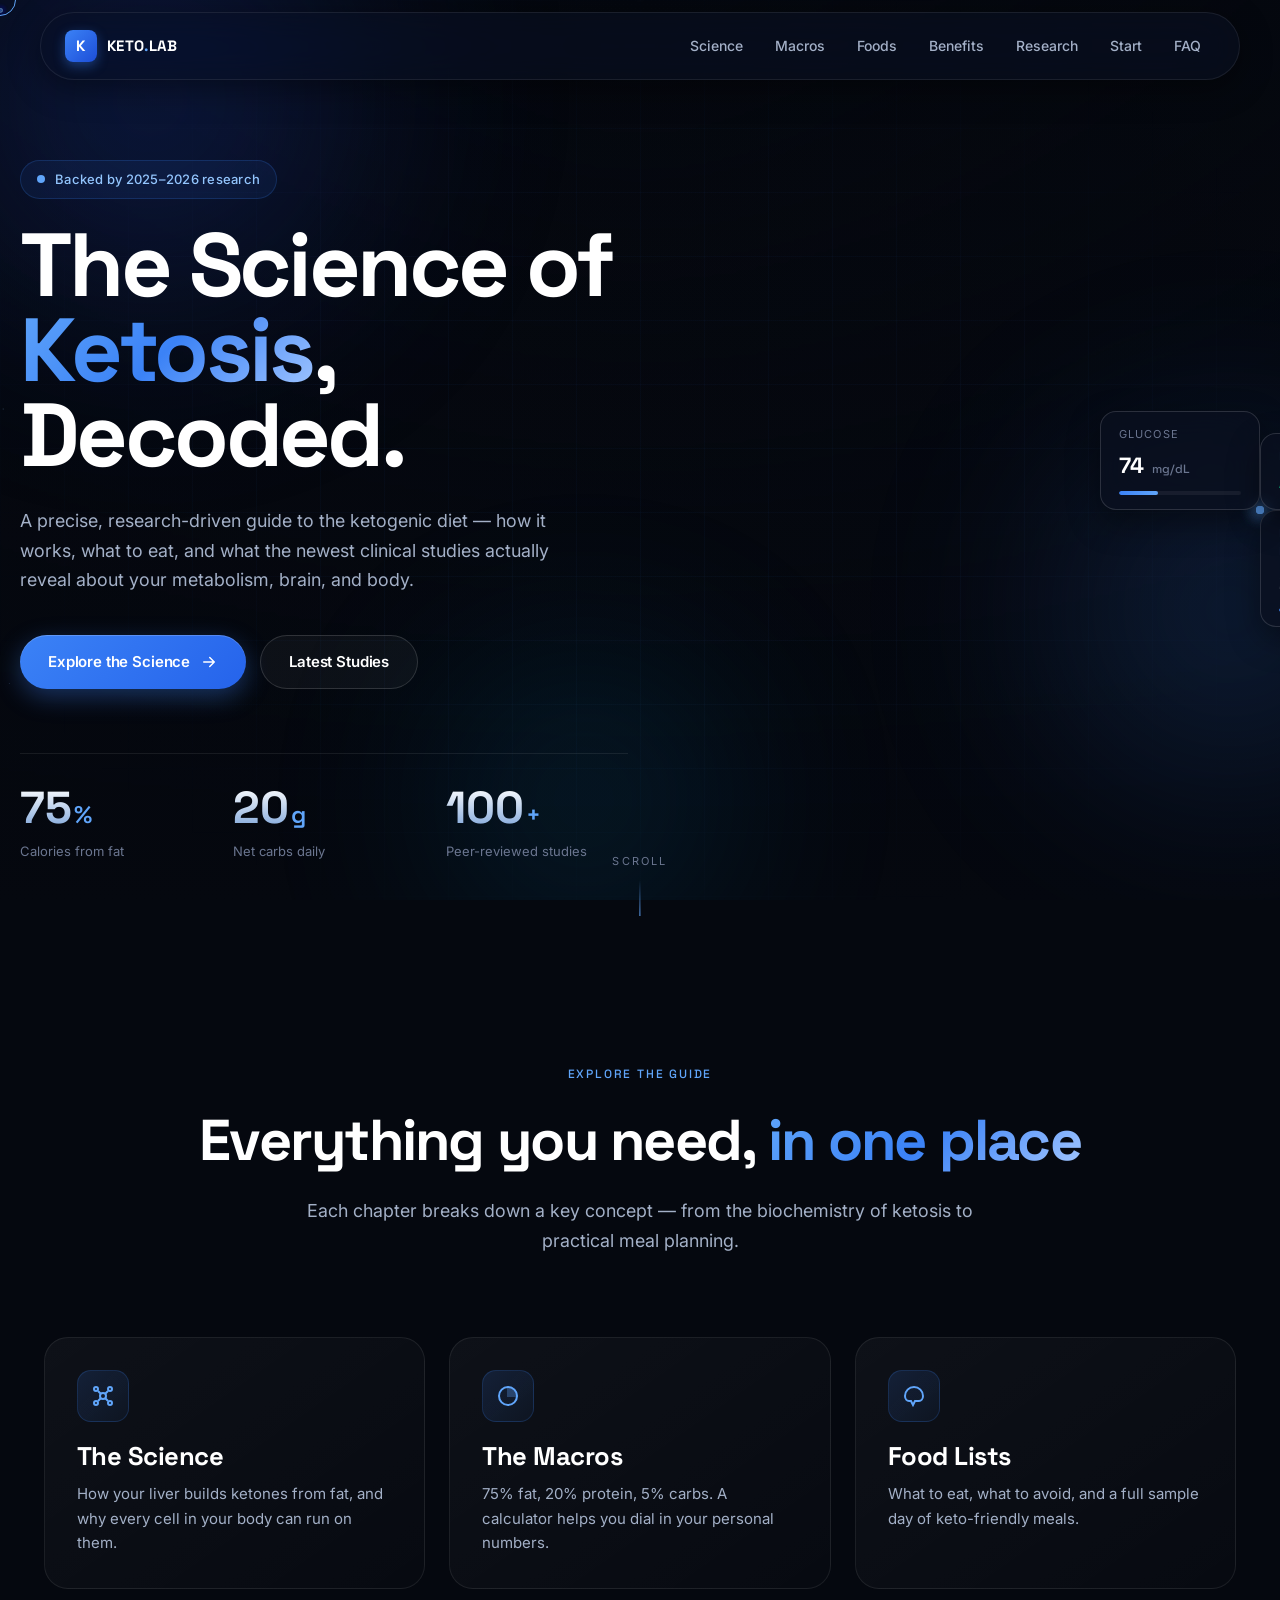
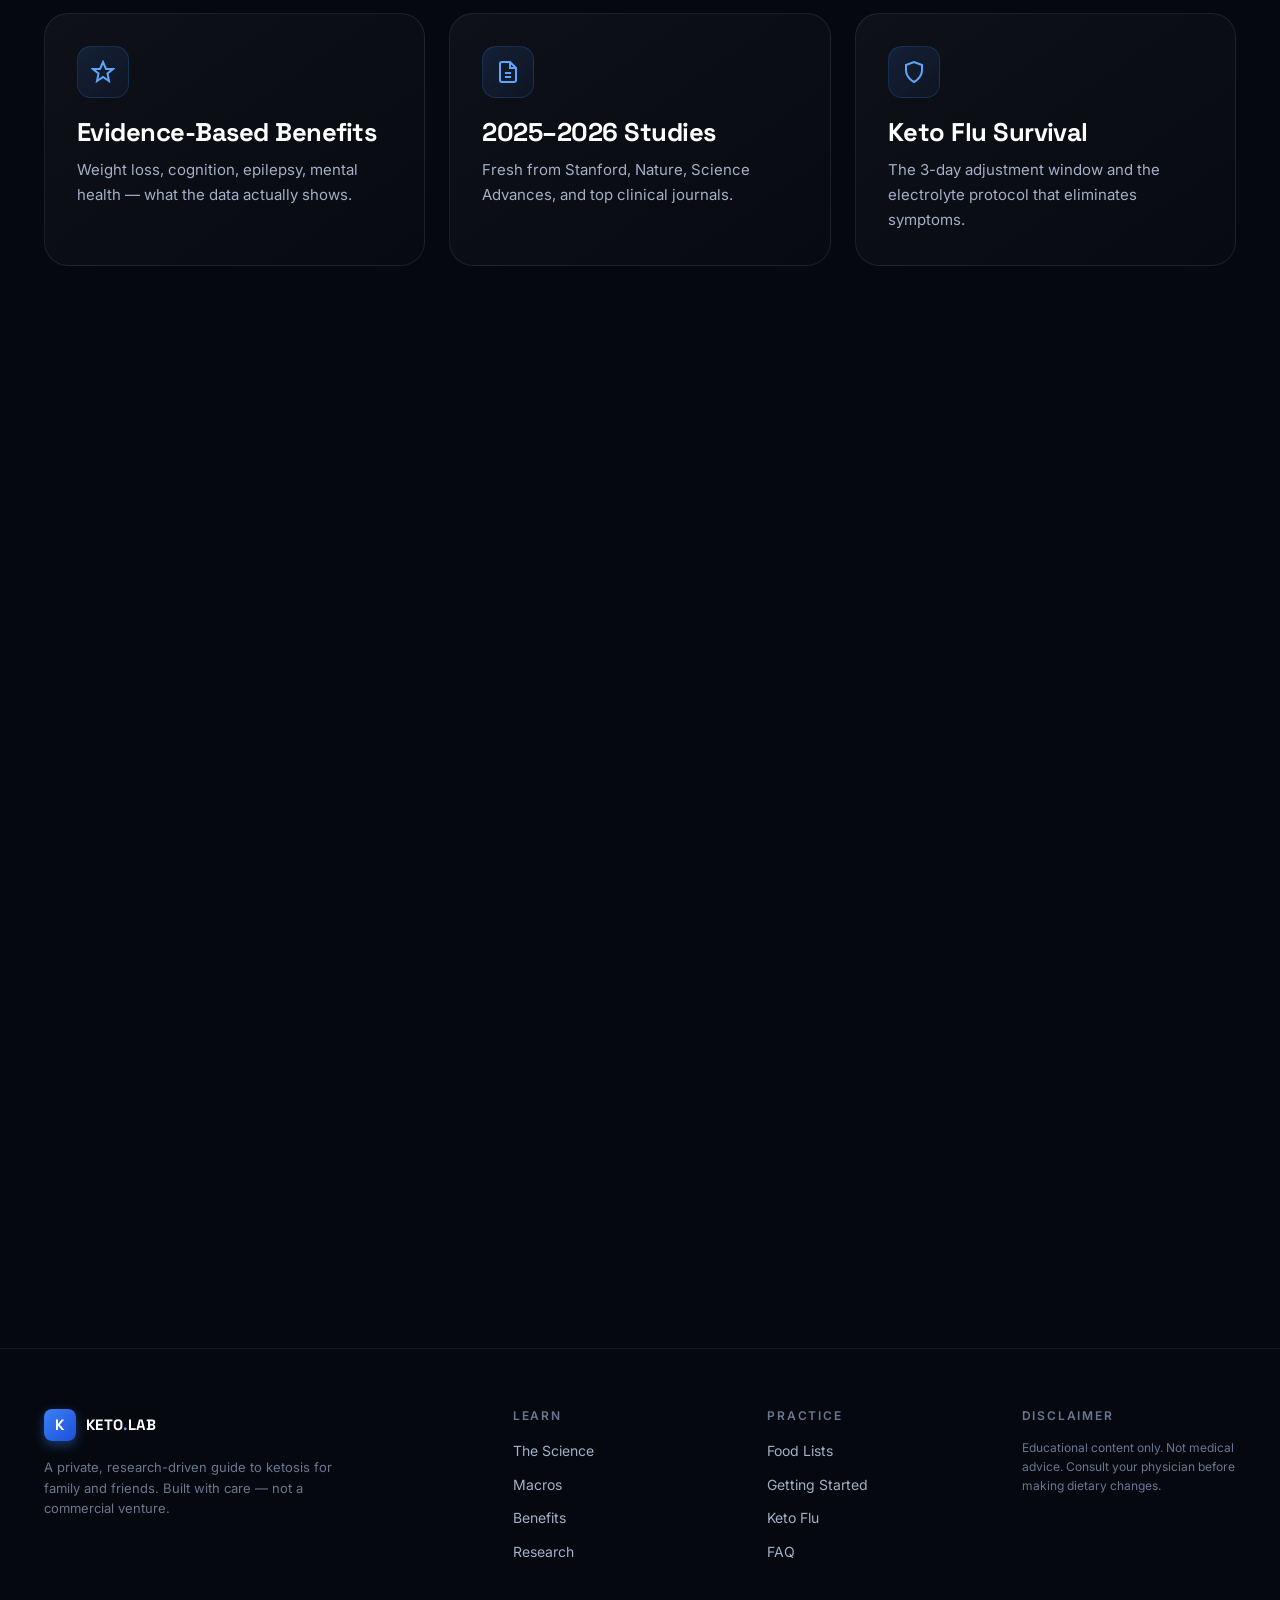
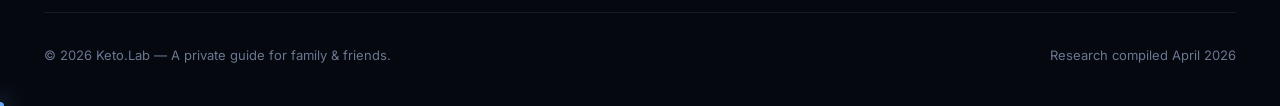
<file: index.html>
<!DOCTYPE html>
<html lang="en">
<head>
<meta charset="UTF-8" />
<meta name="viewport" content="width=device-width, initial-scale=1.0" />
<title>Keto.Lab — The Science of Ketosis</title>
<meta name="description" content="A modern, research-backed guide to the ketogenic diet and ketosis." />
<link rel="preconnect" href="https://fonts.googleapis.com">
<link rel="preconnect" href="https://fonts.gstatic.com" crossorigin>
<link href="https://fonts.googleapis.com/css2?family=Inter:wght@300;400;500;600;700;800;900&family=Space+Grotesk:wght@400;500;600;700&display=swap" rel="stylesheet">
<link rel="stylesheet" href="css/base.css" />
<link rel="stylesheet" href="css/background.css" />
<link rel="stylesheet" href="css/nav.css" />
<link rel="stylesheet" href="css/hero.css" />
<link rel="stylesheet" href="css/components.css" />
<link rel="stylesheet" href="css/misc.css" />
<link rel="stylesheet" href="css/mobile.css" />
</head>
<body>

<div class="bg-wrap" aria-hidden="true">
  <div class="bg-grid"></div>
  <div class="bg-blob blob-1"></div>
  <div class="bg-blob blob-2"></div>
  <div class="bg-blob blob-3"></div>
  <canvas id="particles"></canvas>
</div>

<header class="nav">
  <div class="nav-inner">
    <a href="index.html" class="brand">
      <span class="brand-mark">K</span>
      <span class="brand-text">KETO<span class="dot">.</span>LAB</span>
    </a>
    <nav class="nav-links">
      <a href="science.html">Science</a>
      <a href="macros.html">Macros</a>
      <a href="foods.html">Foods</a>
      <a href="benefits.html">Benefits</a>
      <a href="research.html">Research</a>
      <a href="getting-started.html">Start</a>
      <a href="faq.html">FAQ</a>
    </nav>
    <button class="menu-toggle" aria-label="Menu"><span></span><span></span><span></span></button>
  </div>
</header>

<main>

<section class="hero">
  <div class="hero-grid">
    <div class="hero-content">
      <div class="eyebrow"><span class="pulse"></span> Backed by 2025–2026 research</div>
      <h1 class="hero-title">
        The Science of<br/>
        <span class="grad-text">Ketosis</span>,<br/>
        Decoded.
      </h1>
      <p class="hero-sub">
        A precise, research-driven guide to the ketogenic diet — how it works, what to eat,
        and what the newest clinical studies actually reveal about your metabolism, brain, and body.
      </p>
      <div class="hero-cta">
        <a href="science.html" class="btn btn-primary">
          Explore the Science
          <svg width="18" height="18" viewBox="0 0 24 24" fill="none"><path d="M5 12h14M13 6l6 6-6 6" stroke="currentColor" stroke-width="2" stroke-linecap="round" stroke-linejoin="round"/></svg>
        </a>
        <a href="research.html" class="btn btn-ghost">Latest Studies</a>
      </div>
      <div class="hero-stats">
        <div class="stat">
          <span class="stat-num" data-count="75">0</span><span class="stat-unit">%</span>
          <div class="stat-label">Calories from fat</div>
        </div>
        <div class="stat">
          <span class="stat-num" data-count="20">0</span><span class="stat-unit">g</span>
          <div class="stat-label">Net carbs daily</div>
        </div>
        <div class="stat">
          <span class="stat-num" data-count="100">0</span><span class="stat-unit">+</span>
          <div class="stat-label">Peer-reviewed studies</div>
        </div>
      </div>
    </div>

    <div class="hero-visual">
      <div class="orb">
        <div class="orb-ring ring-1"></div>
        <div class="orb-ring ring-2"></div>
        <div class="orb-ring ring-3"></div>
        <div class="orb-core">
          <svg viewBox="0 0 100 100" class="molecule">
            <circle cx="50" cy="50" r="6" fill="#3b82f6"/>
            <circle cx="25" cy="30" r="4" fill="#ffffff"/>
            <circle cx="75" cy="30" r="4" fill="#ffffff"/>
            <circle cx="25" cy="70" r="4" fill="#ffffff"/>
            <circle cx="75" cy="70" r="4" fill="#ffffff"/>
            <line x1="50" y1="50" x2="25" y2="30" stroke="#60a5fa" stroke-width="1.5"/>
            <line x1="50" y1="50" x2="75" y2="30" stroke="#60a5fa" stroke-width="1.5"/>
            <line x1="50" y1="50" x2="25" y2="70" stroke="#60a5fa" stroke-width="1.5"/>
            <line x1="50" y1="50" x2="75" y2="70" stroke="#60a5fa" stroke-width="1.5"/>
          </svg>
        </div>
      </div>
      <div class="float-card card-a">
        <div class="fc-label">β-Hydroxybutyrate</div>
        <div class="fc-val">2.8 <span>mmol/L</span></div>
        <div class="fc-bar"><span style="width:78%"></span></div>
      </div>
      <div class="float-card card-b">
        <div class="fc-label">Glucose</div>
        <div class="fc-val">74 <span>mg/dL</span></div>
        <div class="fc-bar"><span style="width:32%"></span></div>
      </div>
      <div class="float-card card-c">
        <div class="fc-label">Ketosis</div>
        <div class="fc-val green">ACTIVE</div>
      </div>
    </div>
  </div>

  <div class="scroll-hint">
    <span>scroll</span>
    <div class="scroll-line"></div>
  </div>
</section>

<section class="section">
  <div class="container">
    <div class="section-head reveal">
      <div class="tag">Explore the Guide</div>
      <h2>Everything you need, <span class="grad-text">in one place</span></h2>
      <p class="lead">Each chapter breaks down a key concept — from the biochemistry of ketosis to practical meal planning.</p>
    </div>

    <div class="benefits-grid">
      <a href="science.html" class="benefit reveal">
        <div class="benefit-ico">
          <svg viewBox="0 0 24 24" fill="none" stroke="currentColor" stroke-width="2"><circle cx="12" cy="12" r="3"/><circle cx="5" cy="5" r="2"/><circle cx="19" cy="5" r="2"/><circle cx="5" cy="19" r="2"/><circle cx="19" cy="19" r="2"/><path d="M7 7l3 3M14 10l3-3M7 17l3-3M14 14l3 3"/></svg>
        </div>
        <h3>The Science</h3>
        <p>How your liver builds ketones from fat, and why every cell in your body can run on them.</p>
      </a>
      <a href="macros.html" class="benefit reveal">
        <div class="benefit-ico">
          <svg viewBox="0 0 24 24" fill="none" stroke="currentColor" stroke-width="2"><circle cx="12" cy="12" r="9"/><path d="M12 3a9 9 0 0 1 9 9h-9z" fill="currentColor" opacity=".3"/></svg>
        </div>
        <h3>The Macros</h3>
        <p>75% fat, 20% protein, 5% carbs. A calculator helps you dial in your personal numbers.</p>
      </a>
      <a href="foods.html" class="benefit reveal">
        <div class="benefit-ico">
          <svg viewBox="0 0 24 24" fill="none" stroke="currentColor" stroke-width="2"><path d="M3 12c0-5 4-9 9-9s9 4 9 9c0 3-2 5-4 5h-4l-2 4-2-4H7c-2 0-4-2-4-5z"/></svg>
        </div>
        <h3>Food Lists</h3>
        <p>What to eat, what to avoid, and a full sample day of keto-friendly meals.</p>
      </a>
      <a href="benefits.html" class="benefit reveal">
        <div class="benefit-ico">
          <svg viewBox="0 0 24 24" fill="none" stroke="currentColor" stroke-width="2"><path d="M12 2l3 7h7l-5.5 4.5L18 21l-6-4-6 4 1.5-7.5L2 9h7z"/></svg>
        </div>
        <h3>Evidence-Based Benefits</h3>
        <p>Weight loss, cognition, epilepsy, mental health — what the data actually shows.</p>
      </a>
      <a href="research.html" class="benefit reveal">
        <div class="benefit-ico">
          <svg viewBox="0 0 24 24" fill="none" stroke="currentColor" stroke-width="2"><path d="M14 2H6a2 2 0 0 0-2 2v16a2 2 0 0 0 2 2h12a2 2 0 0 0 2-2V8l-6-6z"/><path d="M14 2v6h6"/><path d="M9 13h6M9 17h6"/></svg>
        </div>
        <h3>2025–2026 Studies</h3>
        <p>Fresh from Stanford, Nature, Science Advances, and top clinical journals.</p>
      </a>
      <a href="keto-flu.html" class="benefit reveal">
        <div class="benefit-ico">
          <svg viewBox="0 0 24 24" fill="none" stroke="currentColor" stroke-width="2"><path d="M12 22s-8-4-8-12V5l8-3 8 3v5c0 8-8 12-8 12z"/></svg>
        </div>
        <h3>Keto Flu Survival</h3>
        <p>The 3-day adjustment window and the electrolyte protocol that eliminates symptoms.</p>
      </a>
      <a href="getting-started.html" class="benefit reveal">
        <div class="benefit-ico">
          <svg viewBox="0 0 24 24" fill="none" stroke="currentColor" stroke-width="2"><circle cx="12" cy="12" r="10"/><path d="M10 8l6 4-6 4z" fill="currentColor"/></svg>
        </div>
        <h3>Getting Started</h3>
        <p>An 8-step protocol to enter ketosis safely and stay there.</p>
      </a>
      <a href="faq.html" class="benefit reveal">
        <div class="benefit-ico">
          <svg viewBox="0 0 24 24" fill="none" stroke="currentColor" stroke-width="2"><circle cx="12" cy="12" r="10"/><path d="M9.1 9a3 3 0 0 1 5.8 1c0 2-3 3-3 3M12 17h.01"/></svg>
        </div>
        <h3>FAQ</h3>
        <p>Honest answers to the questions everyone actually has before starting.</p>
      </a>
    </div>
  </div>
</section>

<section class="final-cta">
  <div class="cta-box reveal">
    <h2>Knowledge is the <span class="grad-text">first macro</span>.</h2>
    <p>Built with care for family. Start with the science, then make your own informed choice.</p>
    <a href="science.html" class="btn btn-primary">
      Begin with the Science
      <svg width="18" height="18" viewBox="0 0 24 24" fill="none"><path d="M5 12h14M13 6l6 6-6 6" stroke="currentColor" stroke-width="2" stroke-linecap="round"/></svg>
    </a>
  </div>
</section>

<footer class="site-footer">
  <div class="container">
    <div class="footer-grid">
      <div class="footer-col footer-about">
        <div class="brand">
          <span class="brand-mark">K</span>
          <span class="brand-text">KETO<span class="dot">.</span>LAB</span>
        </div>
        <p>A private, research-driven guide to ketosis for family and friends. Built with care — not a commercial venture.</p>
      </div>
      <div class="footer-col">
        <h4>Learn</h4>
        <ul>
          <li><a href="science.html">The Science</a></li>
          <li><a href="macros.html">Macros</a></li>
          <li><a href="benefits.html">Benefits</a></li>
          <li><a href="research.html">Research</a></li>
        </ul>
      </div>
      <div class="footer-col">
        <h4>Practice</h4>
        <ul>
          <li><a href="foods.html">Food Lists</a></li>
          <li><a href="getting-started.html">Getting Started</a></li>
          <li><a href="keto-flu.html">Keto Flu</a></li>
          <li><a href="faq.html">FAQ</a></li>
        </ul>
      </div>
      <div class="footer-col">
        <h4>Disclaimer</h4>
        <ul>
          <li style="color:var(--text-muted);font-size:12px;line-height:1.6;">Educational content only. Not medical advice. Consult your physician before making dietary changes.</li>
        </ul>
      </div>
    </div>
    <div class="footer-bottom">
      <div>© 2026 Keto.Lab — A private guide for family & friends.</div>
      <div>Research compiled April 2026</div>
    </div>
  </div>
</footer>

</main>

<script src="js/particles.js"></script>
<script src="js/main.js"></script>
<script src="js/reveal.js"></script>
</body>
</html>
</file>
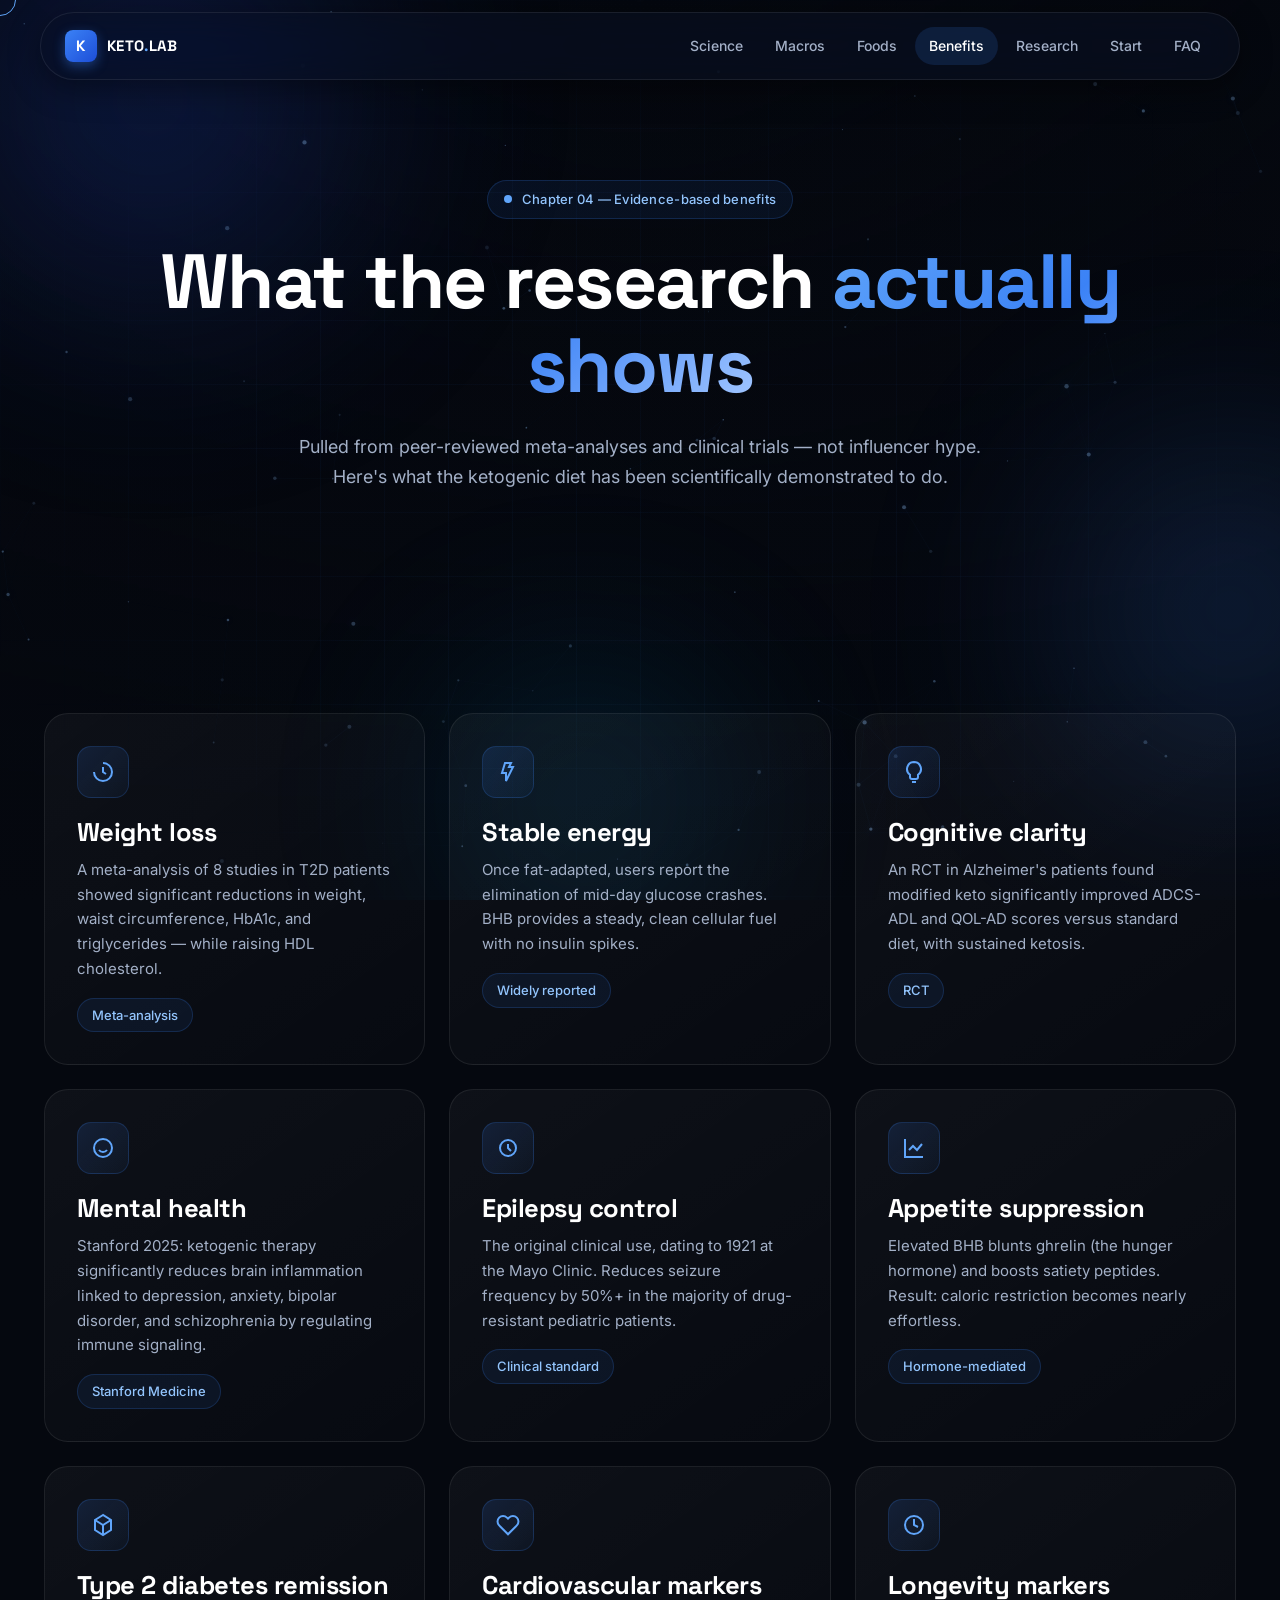
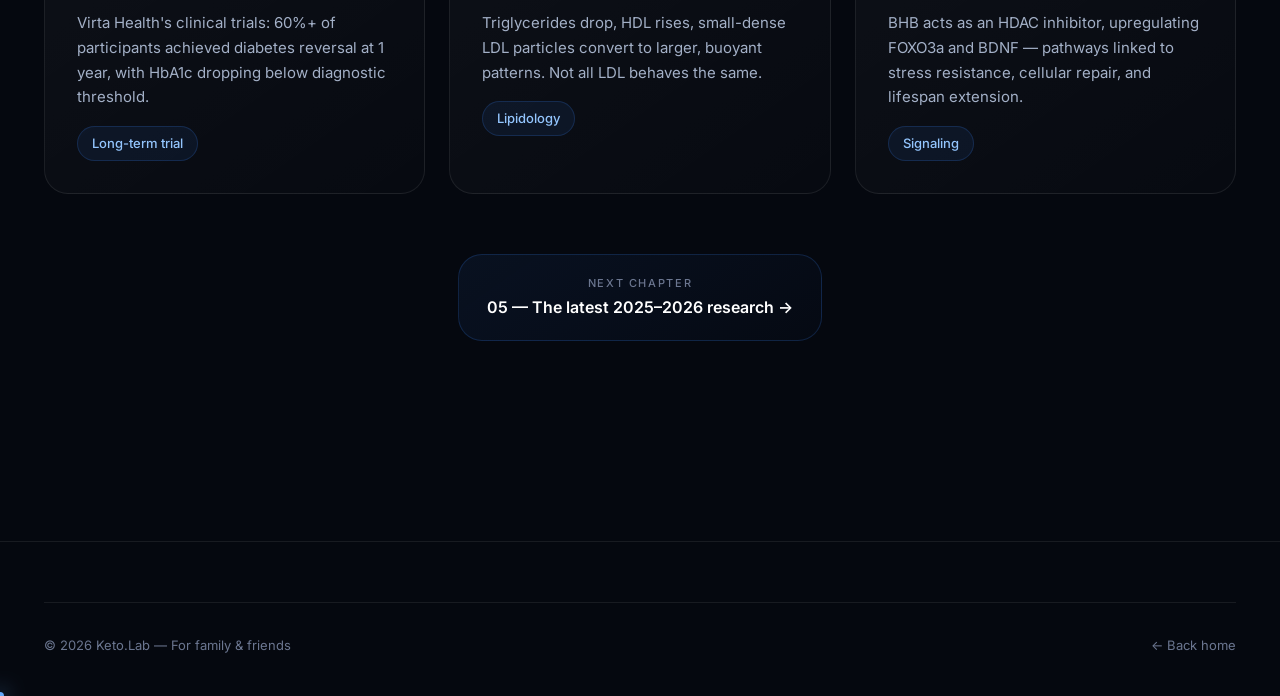
<file: benefits.html>
<!DOCTYPE html>
<html lang="en">
<head>
<meta charset="UTF-8" />
<meta name="viewport" content="width=device-width, initial-scale=1.0" />
<title>Benefits — Keto.Lab</title>
<link rel="preconnect" href="https://fonts.googleapis.com">
<link rel="preconnect" href="https://fonts.gstatic.com" crossorigin>
<link href="https://fonts.googleapis.com/css2?family=Inter:wght@300;400;500;600;700;800;900&family=Space+Grotesk:wght@400;500;600;700&display=swap" rel="stylesheet">
<link rel="stylesheet" href="css/base.css" />
<link rel="stylesheet" href="css/background.css" />
<link rel="stylesheet" href="css/nav.css" />
<link rel="stylesheet" href="css/components.css" />
<link rel="stylesheet" href="css/misc.css" />
<link rel="stylesheet" href="css/mobile.css" />
</head>
<body>

<div class="bg-wrap" aria-hidden="true">
  <div class="bg-grid"></div>
  <div class="bg-blob blob-1"></div>
  <div class="bg-blob blob-2"></div>
  <div class="bg-blob blob-3"></div>
  <canvas id="particles"></canvas>
</div>

<header class="nav">
  <div class="nav-inner">
    <a href="index.html" class="brand">
      <span class="brand-mark">K</span><span class="brand-text">KETO<span class="dot">.</span>LAB</span>
    </a>
    <nav class="nav-links">
      <a href="science.html">Science</a>
      <a href="macros.html">Macros</a>
      <a href="foods.html">Foods</a>
      <a href="benefits.html">Benefits</a>
      <a href="research.html">Research</a>
      <a href="getting-started.html">Start</a>
      <a href="faq.html">FAQ</a>
    </nav>
    <button class="menu-toggle" aria-label="Menu"><span></span><span></span><span></span></button>
  </div>
</header>

<main>

<section class="page-hero">
  <div class="container">
    <div class="eyebrow reveal"><span class="pulse"></span> Chapter 04 — Evidence-based benefits</div>
    <h1 class="reveal">What the research <span class="grad-text">actually shows</span></h1>
    <p class="lead reveal">
      Pulled from peer-reviewed meta-analyses and clinical trials — not influencer hype.
      Here's what the ketogenic diet has been scientifically demonstrated to do.
    </p>
  </div>
</section>

<section class="section">
  <div class="container">
    <div class="benefits-grid">
      <div class="benefit reveal">
        <div class="benefit-ico">
          <svg viewBox="0 0 24 24" fill="none" stroke="currentColor" stroke-width="2"><path d="M3 12a9 9 0 1 0 9-9"/><path d="M12 7v5l3 2"/></svg>
        </div>
        <h3>Weight loss</h3>
        <p>A meta-analysis of 8 studies in T2D patients showed significant reductions in weight, waist circumference, HbA1c, and triglycerides — while raising HDL cholesterol.</p>
        <div class="chips" style="margin-top:16px;"><span>Meta-analysis</span></div>
      </div>

      <div class="benefit reveal">
        <div class="benefit-ico">
          <svg viewBox="0 0 24 24" fill="none" stroke="currentColor" stroke-width="2"><path d="M9 3h6l-2 4h4l-7 14v-8H6z"/></svg>
        </div>
        <h3>Stable energy</h3>
        <p>Once fat-adapted, users report the elimination of mid-day glucose crashes. BHB provides a steady, clean cellular fuel with no insulin spikes.</p>
        <div class="chips" style="margin-top:16px;"><span>Widely reported</span></div>
      </div>

      <div class="benefit reveal">
        <div class="benefit-ico">
          <svg viewBox="0 0 24 24" fill="none" stroke="currentColor" stroke-width="2"><path d="M12 2a7 7 0 0 0-4 12.7V17a2 2 0 0 0 2 2h4a2 2 0 0 0 2-2v-2.3A7 7 0 0 0 12 2z"/><path d="M10 22h4"/></svg>
        </div>
        <h3>Cognitive clarity</h3>
        <p>An RCT in Alzheimer's patients found modified keto significantly improved ADCS-ADL and QOL-AD scores versus standard diet, with sustained ketosis.</p>
        <div class="chips" style="margin-top:16px;"><span>RCT</span></div>
      </div>

      <div class="benefit reveal">
        <div class="benefit-ico">
          <svg viewBox="0 0 24 24" fill="none" stroke="currentColor" stroke-width="2"><circle cx="12" cy="12" r="9"/><path d="M8 14s1.5 2 4 2 4-2 4-2M9 9h.01M15 9h.01"/></svg>
        </div>
        <h3>Mental health</h3>
        <p>Stanford 2025: ketogenic therapy significantly reduces brain inflammation linked to depression, anxiety, bipolar disorder, and schizophrenia by regulating immune signaling.</p>
        <div class="chips" style="margin-top:16px;"><span>Stanford Medicine</span></div>
      </div>

      <div class="benefit reveal">
        <div class="benefit-ico">
          <svg viewBox="0 0 24 24" fill="none" stroke="currentColor" stroke-width="2"><path d="M20 12a8 8 0 1 1-16 0 8 8 0 0 1 16 0z"/><path d="M12 8v4l3 3"/></svg>
        </div>
        <h3>Epilepsy control</h3>
        <p>The original clinical use, dating to 1921 at the Mayo Clinic. Reduces seizure frequency by 50%+ in the majority of drug-resistant pediatric patients.</p>
        <div class="chips" style="margin-top:16px;"><span>Clinical standard</span></div>
      </div>

      <div class="benefit reveal">
        <div class="benefit-ico">
          <svg viewBox="0 0 24 24" fill="none" stroke="currentColor" stroke-width="2"><path d="M3 3v18h18"/><path d="M7 14l4-4 4 4 5-6"/></svg>
        </div>
        <h3>Appetite suppression</h3>
        <p>Elevated BHB blunts ghrelin (the hunger hormone) and boosts satiety peptides. Result: caloric restriction becomes nearly effortless.</p>
        <div class="chips" style="margin-top:16px;"><span>Hormone-mediated</span></div>
      </div>

      <div class="benefit reveal">
        <div class="benefit-ico">
          <svg viewBox="0 0 24 24" fill="none" stroke="currentColor" stroke-width="2"><path d="M12 2L4 7v10l8 5 8-5V7l-8-5z"/><path d="M12 22V12M4 7l8 5 8-5"/></svg>
        </div>
        <h3>Type 2 diabetes remission</h3>
        <p>Virta Health's clinical trials: 60%+ of participants achieved diabetes reversal at 1 year, with HbA1c dropping below diagnostic threshold.</p>
        <div class="chips" style="margin-top:16px;"><span>Long-term trial</span></div>
      </div>

      <div class="benefit reveal">
        <div class="benefit-ico">
          <svg viewBox="0 0 24 24" fill="none" stroke="currentColor" stroke-width="2"><path d="M20.84 4.61a5.5 5.5 0 0 0-7.78 0L12 5.67l-1.06-1.06a5.5 5.5 0 0 0-7.78 7.78l1.06 1.06L12 21.23l7.78-7.78 1.06-1.06a5.5 5.5 0 0 0 0-7.78z"/></svg>
        </div>
        <h3>Cardiovascular markers</h3>
        <p>Triglycerides drop, HDL rises, small-dense LDL particles convert to larger, buoyant patterns. Not all LDL behaves the same.</p>
        <div class="chips" style="margin-top:16px;"><span>Lipidology</span></div>
      </div>

      <div class="benefit reveal">
        <div class="benefit-ico">
          <svg viewBox="0 0 24 24" fill="none" stroke="currentColor" stroke-width="2"><circle cx="12" cy="12" r="9"/><path d="M12 6v6l4 2"/></svg>
        </div>
        <h3>Longevity markers</h3>
        <p>BHB acts as an HDAC inhibitor, upregulating FOXO3a and BDNF — pathways linked to stress resistance, cellular repair, and lifespan extension.</p>
        <div class="chips" style="margin-top:16px;"><span>Signaling</span></div>
      </div>
    </div>

    <div style="text-align:center; margin-top:60px;" class="reveal">
      <a href="research.html" class="next-link">
        <div>
          <small>Next Chapter</small>
          <span>05 — The latest 2025–2026 research →</span>
        </div>
      </a>
    </div>
  </div>
</section>

<footer class="site-footer">
  <div class="container">
    <div class="footer-bottom">
      <div>© 2026 Keto.Lab — For family & friends</div>
      <div><a href="index.html">← Back home</a></div>
    </div>
  </div>
</footer>

</main>

<script src="js/particles.js"></script>
<script src="js/main.js"></script>
<script src="js/reveal.js"></script>
</body>
</html>
</file>
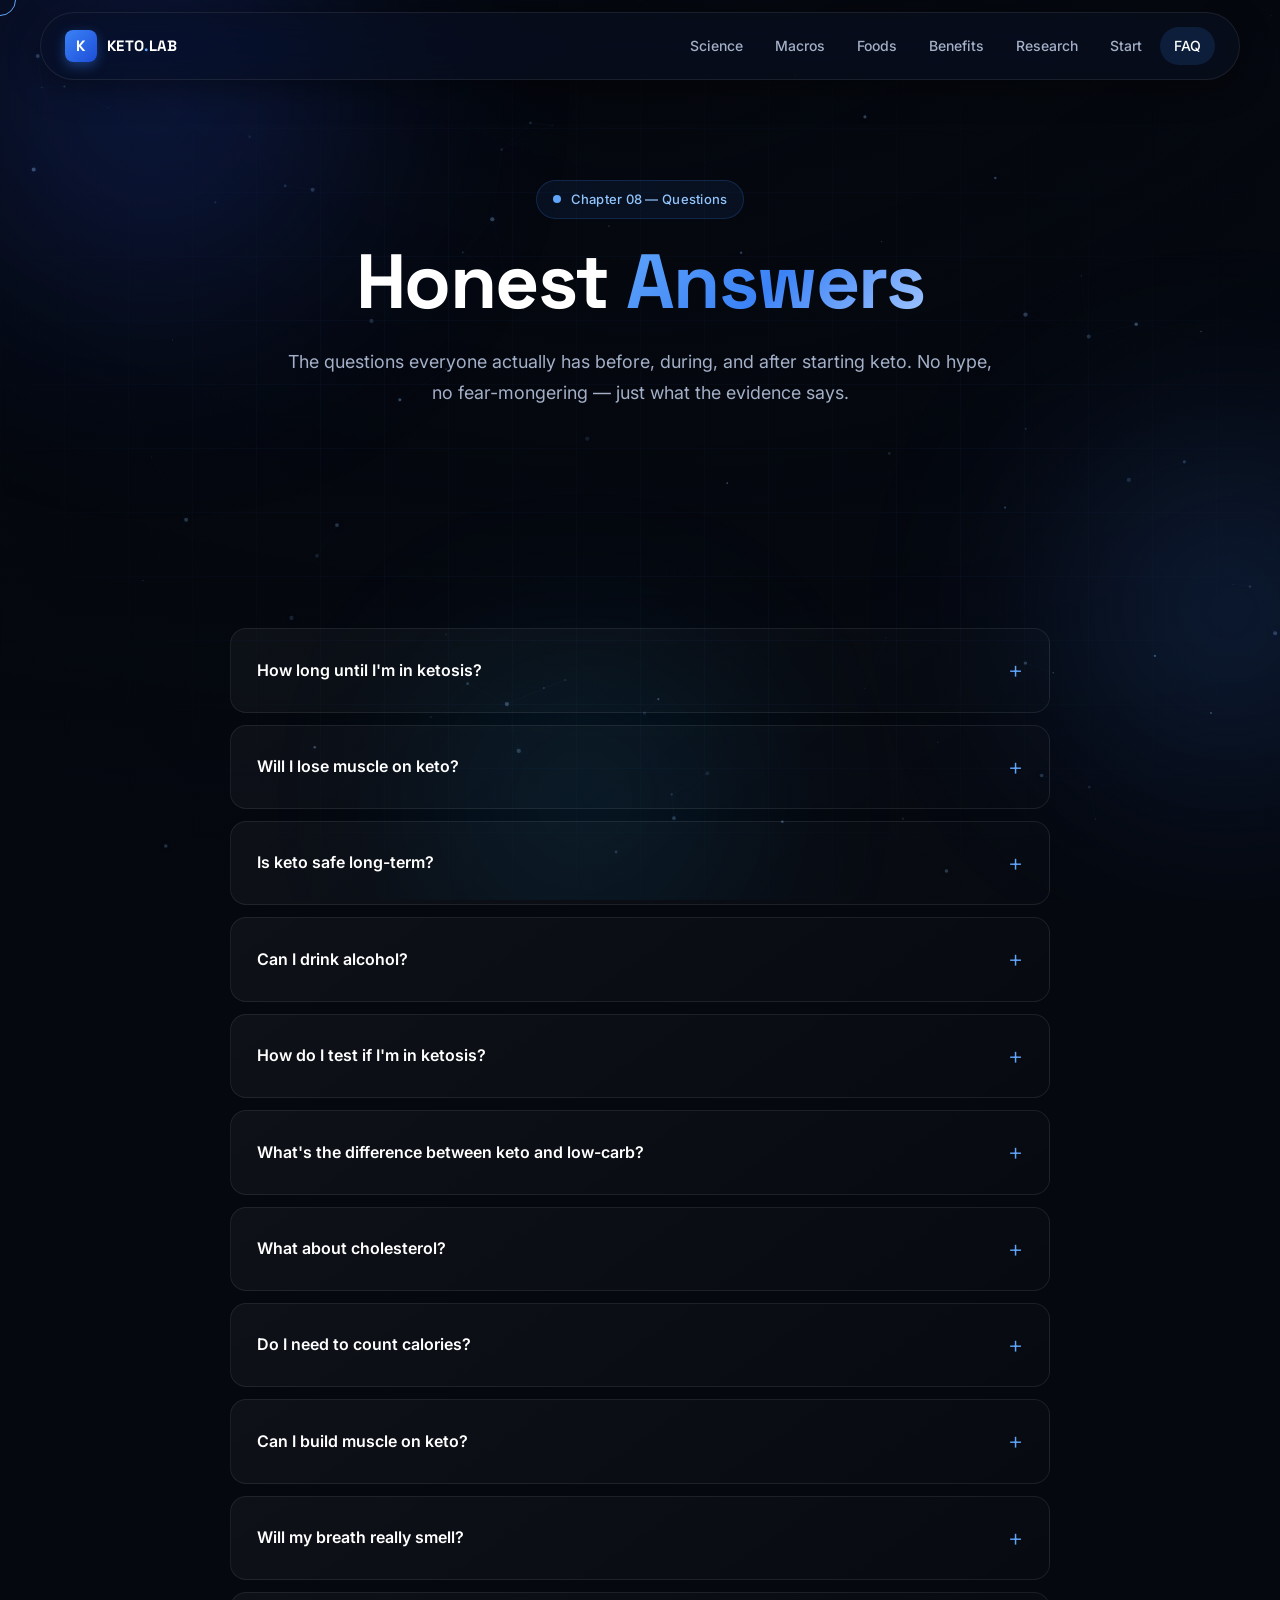
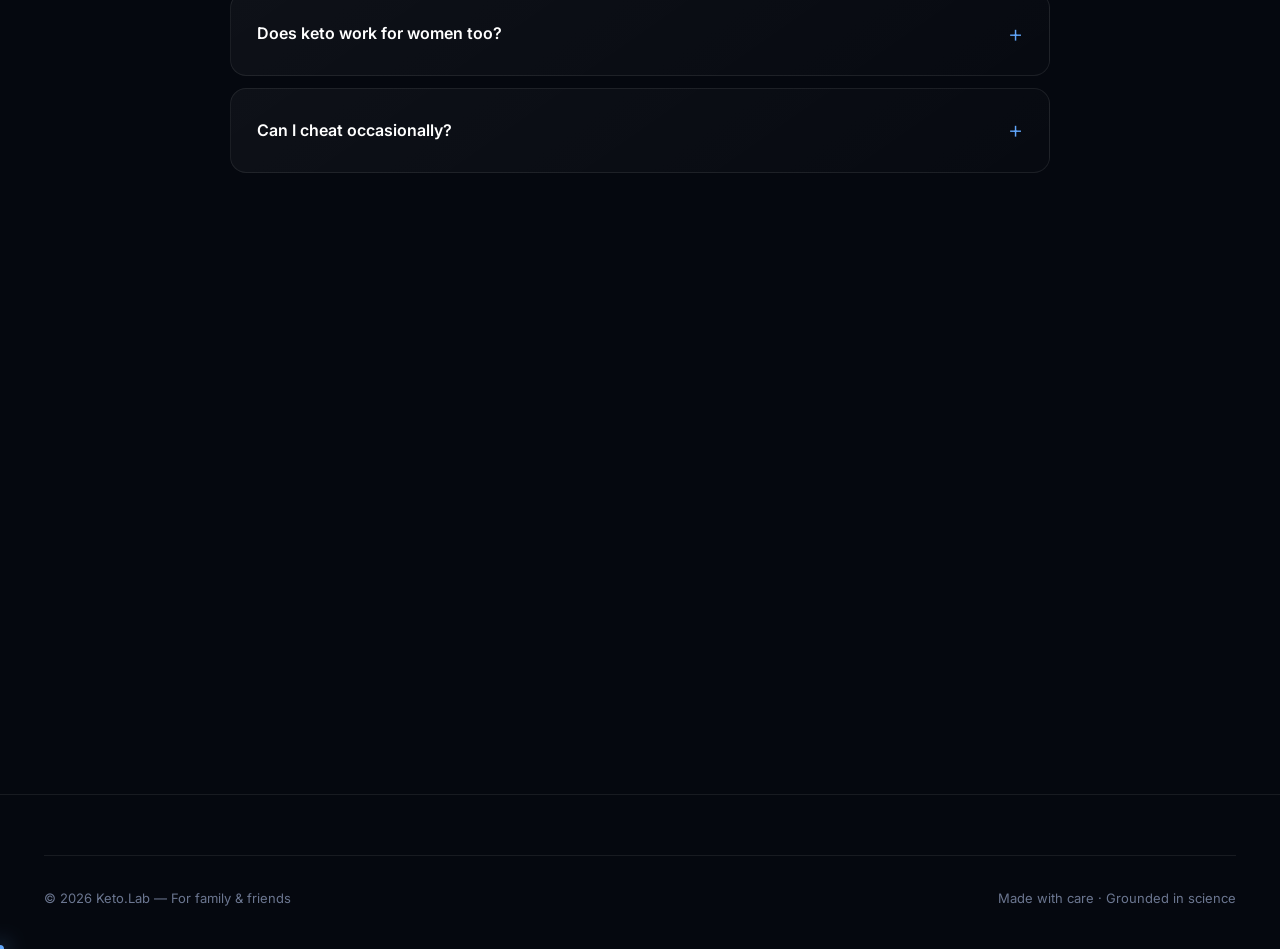
<file: faq.html>
<!DOCTYPE html>
<html lang="en">
<head>
<meta charset="UTF-8" />
<meta name="viewport" content="width=device-width, initial-scale=1.0" />
<title>FAQ — Keto.Lab</title>
<link rel="preconnect" href="https://fonts.googleapis.com">
<link rel="preconnect" href="https://fonts.gstatic.com" crossorigin>
<link href="https://fonts.googleapis.com/css2?family=Inter:wght@300;400;500;600;700;800;900&family=Space+Grotesk:wght@400;500;600;700&display=swap" rel="stylesheet">
<link rel="stylesheet" href="css/base.css" />
<link rel="stylesheet" href="css/background.css" />
<link rel="stylesheet" href="css/nav.css" />
<link rel="stylesheet" href="css/components.css" />
<link rel="stylesheet" href="css/misc.css" />
<link rel="stylesheet" href="css/mobile.css" />
</head>
<body>

<div class="bg-wrap" aria-hidden="true">
  <div class="bg-grid"></div>
  <div class="bg-blob blob-1"></div>
  <div class="bg-blob blob-2"></div>
  <div class="bg-blob blob-3"></div>
  <canvas id="particles"></canvas>
</div>

<header class="nav">
  <div class="nav-inner">
    <a href="index.html" class="brand">
      <span class="brand-mark">K</span><span class="brand-text">KETO<span class="dot">.</span>LAB</span>
    </a>
    <nav class="nav-links">
      <a href="science.html">Science</a>
      <a href="macros.html">Macros</a>
      <a href="foods.html">Foods</a>
      <a href="benefits.html">Benefits</a>
      <a href="research.html">Research</a>
      <a href="getting-started.html">Start</a>
      <a href="faq.html">FAQ</a>
    </nav>
    <button class="menu-toggle" aria-label="Menu"><span></span><span></span><span></span></button>
  </div>
</header>

<main>

<section class="page-hero">
  <div class="container">
    <div class="eyebrow reveal"><span class="pulse"></span> Chapter 08 — Questions</div>
    <h1 class="reveal">Honest <span class="grad-text">Answers</span></h1>
    <p class="lead reveal">
      The questions everyone actually has before, during, and after starting keto.
      No hype, no fear-mongering — just what the evidence says.
    </p>
  </div>
</section>

<section class="section">
  <div class="container">
    <div class="faq">
      <details class="reveal">
        <summary>How long until I'm in ketosis?</summary>
        <p>For most people, 2–4 days of strict carb restriction (&lt;20g/day) is enough to enter nutritional ketosis. Full fat-adaptation — where your body runs efficiently on ketones and symptoms resolve — takes 2–4 weeks. A 24-hour fast can accelerate this.</p>
      </details>

      <details class="reveal">
        <summary>Will I lose muscle on keto?</summary>
        <p>Not if your protein intake is adequate (0.6–1.0g per lb of lean body mass) and you're doing some resistance training. Ketones themselves have a protein-sparing effect. If anything, many people preserve or gain muscle while losing fat.</p>
      </details>

      <details class="reveal">
        <summary>Is keto safe long-term?</summary>
        <p>Most human data supports safety for months to a few years with proper monitoring. Get bloodwork every 3–6 months — lipids, kidney function, liver enzymes. Some people thrive long-term; others do better cycling in and out. Consult your doctor if you have kidney, liver, or pancreatic conditions, or if you're pregnant.</p>
      </details>

      <details class="reveal">
        <summary>Can I drink alcohol?</summary>
        <p>Dry wine and pure spirits (vodka, whiskey, gin, tequila) have zero or near-zero carbs. Beer, sweet wine, and sugary mixers will kick you out of ketosis immediately. Note: alcohol tolerance drops significantly on keto — drinks hit much harder than you're used to.</p>
      </details>

      <details class="reveal">
        <summary>How do I test if I'm in ketosis?</summary>
        <p>Three options: <b>blood ketone meters</b> (most accurate — aim for 0.5–3.0 mmol/L BHB), <b>breath acetone devices</b> (one-time purchase, accurate enough), or <b>urine strips</b> (cheap but only reliable in the first 2–3 weeks before your body reabsorbs ketones).</p>
      </details>

      <details class="reveal">
        <summary>What's the difference between keto and low-carb?</summary>
        <p>Low-carb typically means under 100–150g of carbs per day. Keto is much stricter — under 50g, usually under 20–30g net carbs — and specifically aims to induce nutritional ketosis. Low-carb lets you eat some fruit and starchy veg; keto does not.</p>
      </details>

      <details class="reveal">
        <summary>What about cholesterol?</summary>
        <p>The typical pattern on keto: triglycerides drop sharply, HDL rises, and LDL can go up, down, or stay the same. Importantly, LDL particle size often shifts from small-dense (harmful) to large-buoyant (less harmful). Ask your doctor for an advanced lipid panel with particle sizing.</p>
      </details>

      <details class="reveal">
        <summary>Do I need to count calories?</summary>
        <p>Not strictly, but tracking for the first 2–3 weeks is invaluable for calibrating your intuition. Keto suppresses appetite significantly, so many people naturally eat less. Long-term, most keto dieters eat by hunger — not by spreadsheet.</p>
      </details>

      <details class="reveal">
        <summary>Can I build muscle on keto?</summary>
        <p>Yes, though the early weeks may see reduced strength as you fat-adapt. After adaptation, strength returns and hypertrophy is comparable to higher-carb approaches — especially on a "targeted keto" variant with pre-workout carbs for serious lifters.</p>
      </details>

      <details class="reveal">
        <summary>Will my breath really smell?</summary>
        <p>Possibly, for the first 1–2 weeks. "Keto breath" is acetone being exhaled. It's temporary — as your body upregulates ketone utilization, less escapes via breath. Sugar-free gum and mouthwash help in the meantime.</p>
      </details>

      <details class="reveal">
        <summary>Does keto work for women too?</summary>
        <p>Yes, but there are nuances. Some women do better with 30–50g carbs than 20g, especially around menstruation. Hormonal health matters: don't combine keto with chronic calorie restriction and intense cardio — that combination can disrupt thyroid and menstrual function.</p>
      </details>

      <details class="reveal">
        <summary>Can I cheat occasionally?</summary>
        <p>Honestly? Once fat-adapted (after 4+ weeks), an occasional carb meal won't undo everything — you'll bounce back into ketosis within 24–48 hours. But in the first month, consistency matters enormously. Each "cheat" resets the adaptation clock.</p>
      </details>
    </div>

    <div class="cta-box reveal" style="margin-top:80px;">
      <h2 style="font-size:clamp(1.75rem, 3vw, 2.5rem);">Made with care.</h2>
      <p>This guide was built by hand, with love, for the people who matter. Take what's useful. Ignore what isn't. Your body is the only judge that counts.</p>
      <div style="display:flex; gap:12px; justify-content:center; flex-wrap:wrap; margin-top:32px;">
        <a href="index.html" class="btn btn-primary">← Back to the top</a>
        <a href="science.html" class="btn btn-ghost">Re-read the science</a>
      </div>
    </div>
  </div>
</section>

<footer class="site-footer">
  <div class="container">
    <div class="footer-bottom">
      <div>© 2026 Keto.Lab — For family & friends</div>
      <div>Made with care · Grounded in science</div>
    </div>
  </div>
</footer>

</main>

<script src="js/particles.js"></script>
<script src="js/main.js"></script>
<script src="js/reveal.js"></script>
</body>
</html>
</file>
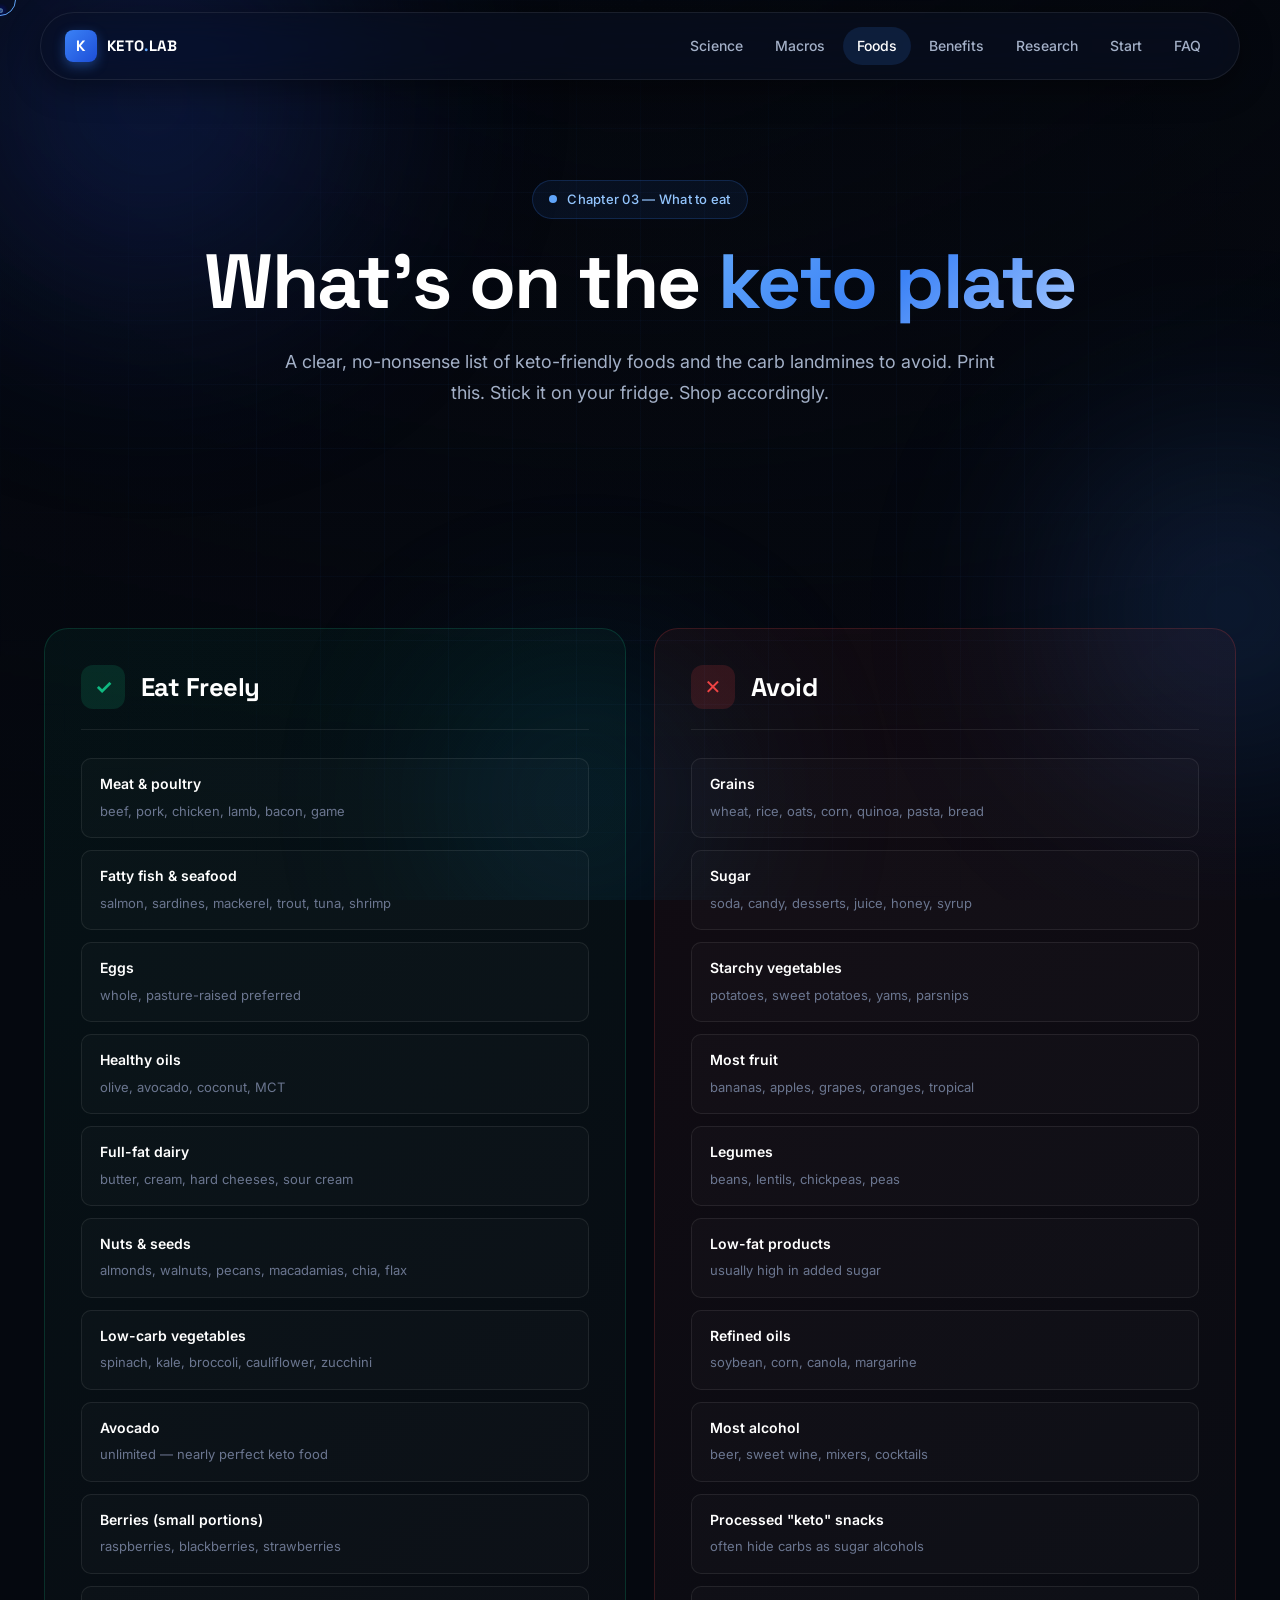
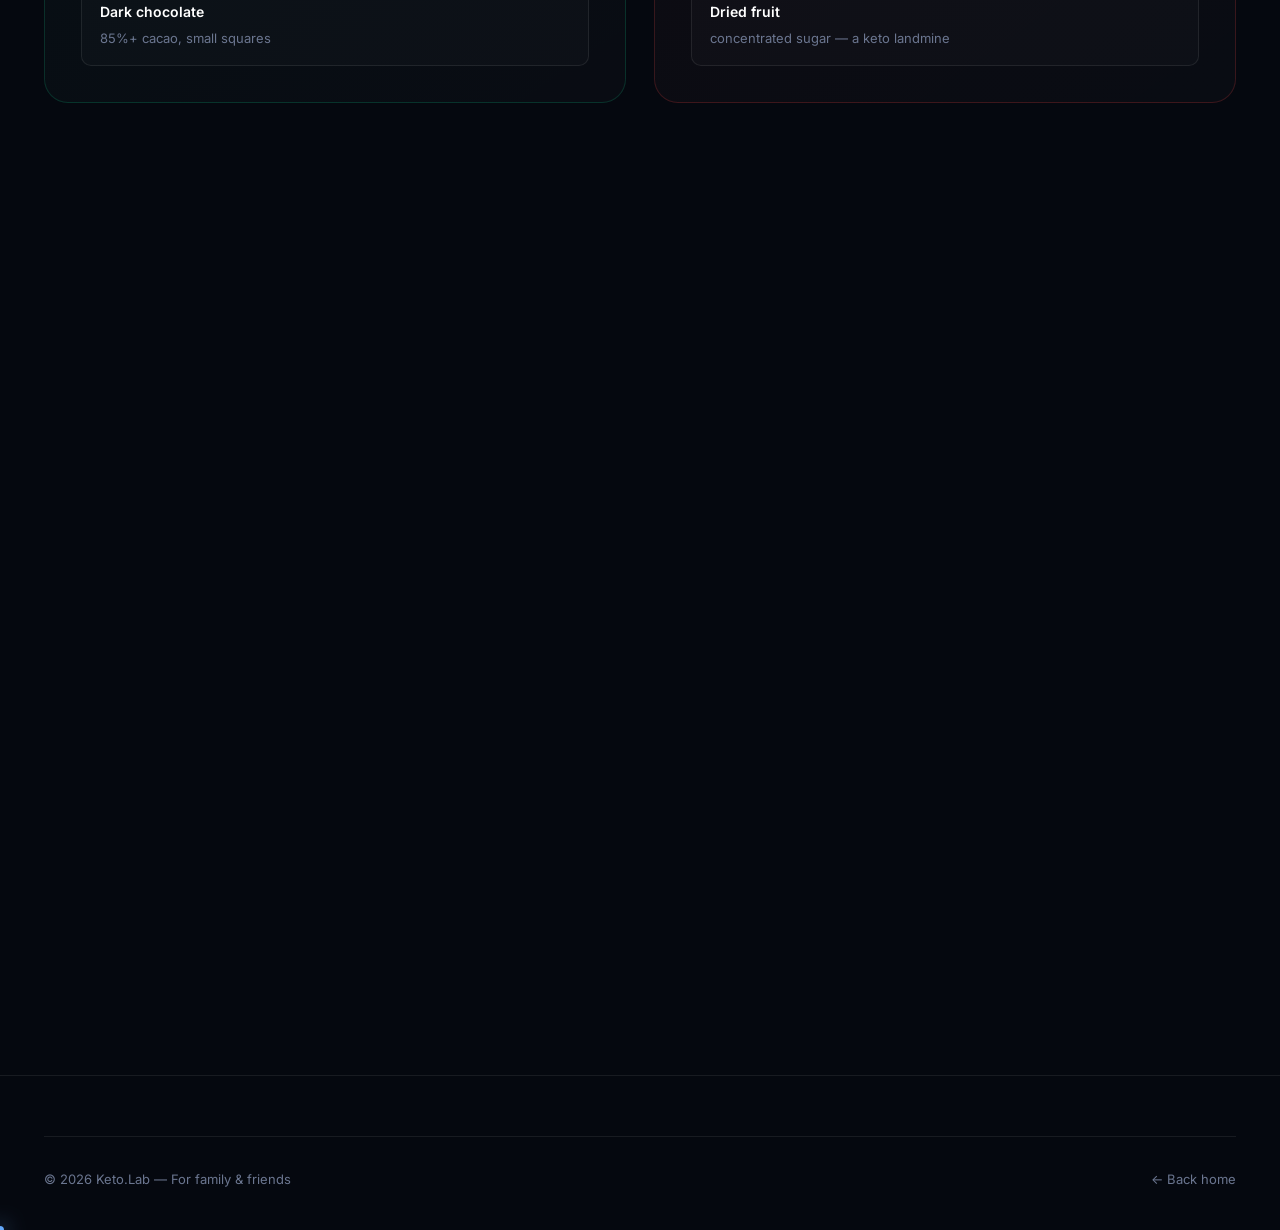
<file: foods.html>
<!DOCTYPE html>
<html lang="en">
<head>
<meta charset="UTF-8" />
<meta name="viewport" content="width=device-width, initial-scale=1.0" />
<title>Foods — Keto.Lab</title>
<link rel="preconnect" href="https://fonts.googleapis.com">
<link rel="preconnect" href="https://fonts.gstatic.com" crossorigin>
<link href="https://fonts.googleapis.com/css2?family=Inter:wght@300;400;500;600;700;800;900&family=Space+Grotesk:wght@400;500;600;700&display=swap" rel="stylesheet">
<link rel="stylesheet" href="css/base.css" />
<link rel="stylesheet" href="css/background.css" />
<link rel="stylesheet" href="css/nav.css" />
<link rel="stylesheet" href="css/components.css" />
<link rel="stylesheet" href="css/foods.css" />
<link rel="stylesheet" href="css/misc.css" />
<link rel="stylesheet" href="css/mobile.css" />
</head>
<body>

<div class="bg-wrap" aria-hidden="true">
  <div class="bg-grid"></div>
  <div class="bg-blob blob-1"></div>
  <div class="bg-blob blob-2"></div>
  <div class="bg-blob blob-3"></div>
  <canvas id="particles"></canvas>
</div>

<header class="nav">
  <div class="nav-inner">
    <a href="index.html" class="brand">
      <span class="brand-mark">K</span><span class="brand-text">KETO<span class="dot">.</span>LAB</span>
    </a>
    <nav class="nav-links">
      <a href="science.html">Science</a>
      <a href="macros.html">Macros</a>
      <a href="foods.html">Foods</a>
      <a href="benefits.html">Benefits</a>
      <a href="research.html">Research</a>
      <a href="getting-started.html">Start</a>
      <a href="faq.html">FAQ</a>
    </nav>
    <button class="menu-toggle" aria-label="Menu"><span></span><span></span><span></span></button>
  </div>
</header>

<main>

<section class="page-hero">
  <div class="container">
    <div class="eyebrow reveal"><span class="pulse"></span> Chapter 03 — What to eat</div>
    <h1 class="reveal">What's on the <span class="grad-text">keto plate</span></h1>
    <p class="lead reveal">
      A clear, no-nonsense list of keto-friendly foods and the carb landmines to avoid.
      Print this. Stick it on your fridge. Shop accordingly.
    </p>
  </div>
</section>

<section class="section">
  <div class="container">
    <div class="foods-grid">
      <div class="food-col eat reveal">
        <div class="food-header">
          <div class="food-icon">✓</div>
          <h3>Eat Freely</h3>
        </div>
        <ul class="food-list">
          <li><b>Meat & poultry</b><span>beef, pork, chicken, lamb, bacon, game</span></li>
          <li><b>Fatty fish & seafood</b><span>salmon, sardines, mackerel, trout, tuna, shrimp</span></li>
          <li><b>Eggs</b><span>whole, pasture-raised preferred</span></li>
          <li><b>Healthy oils</b><span>olive, avocado, coconut, MCT</span></li>
          <li><b>Full-fat dairy</b><span>butter, cream, hard cheeses, sour cream</span></li>
          <li><b>Nuts & seeds</b><span>almonds, walnuts, pecans, macadamias, chia, flax</span></li>
          <li><b>Low-carb vegetables</b><span>spinach, kale, broccoli, cauliflower, zucchini</span></li>
          <li><b>Avocado</b><span>unlimited — nearly perfect keto food</span></li>
          <li><b>Berries (small portions)</b><span>raspberries, blackberries, strawberries</span></li>
          <li><b>Dark chocolate</b><span>85%+ cacao, small squares</span></li>
        </ul>
      </div>

      <div class="food-col avoid reveal">
        <div class="food-header">
          <div class="food-icon">✕</div>
          <h3>Avoid</h3>
        </div>
        <ul class="food-list">
          <li><b>Grains</b><span>wheat, rice, oats, corn, quinoa, pasta, bread</span></li>
          <li><b>Sugar</b><span>soda, candy, desserts, juice, honey, syrup</span></li>
          <li><b>Starchy vegetables</b><span>potatoes, sweet potatoes, yams, parsnips</span></li>
          <li><b>Most fruit</b><span>bananas, apples, grapes, oranges, tropical</span></li>
          <li><b>Legumes</b><span>beans, lentils, chickpeas, peas</span></li>
          <li><b>Low-fat products</b><span>usually high in added sugar</span></li>
          <li><b>Refined oils</b><span>soybean, corn, canola, margarine</span></li>
          <li><b>Most alcohol</b><span>beer, sweet wine, mixers, cocktails</span></li>
          <li><b>Processed "keto" snacks</b><span>often hide carbs as sugar alcohols</span></li>
          <li><b>Dried fruit</b><span>concentrated sugar — a keto landmine</span></li>
        </ul>
      </div>
    </div>

    <div class="section-head reveal" style="margin-top:100px; margin-bottom:40px;">
      <div class="tag">Sample Day</div>
      <h2>A full day of <span class="grad-text">keto eating</span></h2>
      <p class="lead">Here's what a typical, delicious day on keto looks like — hitting all your macros.</p>
    </div>

    <div class="meals">
      <div class="meal reveal">
        <div class="meal-time">Breakfast</div>
        <h4>Bacon, eggs & avocado</h4>
        <ul>
          <li>3 eggs scrambled in butter</li>
          <li>3 strips thick-cut bacon</li>
          <li>½ avocado, sliced</li>
          <li>Black coffee with heavy cream</li>
        </ul>
        <div class="meal-macros">
          <span><b>F</b> 48g</span><span><b>P</b> 32g</span><span><b>C</b> 4g</span>
        </div>
      </div>

      <div class="meal reveal">
        <div class="meal-time">Lunch</div>
        <h4>Salmon & greens bowl</h4>
        <ul>
          <li>6oz wild salmon, olive oil</li>
          <li>Mixed greens, cucumber, feta</li>
          <li>Olive oil + lemon dressing</li>
          <li>Handful of walnuts</li>
        </ul>
        <div class="meal-macros">
          <span><b>F</b> 55g</span><span><b>P</b> 38g</span><span><b>C</b> 6g</span>
        </div>
      </div>

      <div class="meal reveal">
        <div class="meal-time">Snack</div>
        <h4>Cheese & olives</h4>
        <ul>
          <li>2oz aged cheddar</li>
          <li>Handful of kalamata olives</li>
          <li>Celery sticks + almond butter</li>
        </ul>
        <div class="meal-macros">
          <span><b>F</b> 28g</span><span><b>P</b> 10g</span><span><b>C</b> 3g</span>
        </div>
      </div>

      <div class="meal reveal">
        <div class="meal-time">Dinner</div>
        <h4>Ribeye & cauliflower mash</h4>
        <ul>
          <li>8oz ribeye in butter</li>
          <li>Cauliflower mash with cream</li>
          <li>Sautéed spinach, garlic</li>
          <li>Square of 90% dark chocolate</li>
        </ul>
        <div class="meal-macros">
          <span><b>F</b> 62g</span><span><b>P</b> 48g</span><span><b>C</b> 7g</span>
        </div>
      </div>
    </div>

    <div style="text-align:center; margin-top:60px;" class="reveal">
      <a href="benefits.html" class="next-link">
        <div>
          <small>Next Chapter</small>
          <span>04 — Evidence-based benefits →</span>
        </div>
      </a>
    </div>
  </div>
</section>

<footer class="site-footer">
  <div class="container">
    <div class="footer-bottom">
      <div>© 2026 Keto.Lab — For family & friends</div>
      <div><a href="index.html">← Back home</a></div>
    </div>
  </div>
</footer>

</main>

<script src="js/particles.js"></script>
<script src="js/main.js"></script>
<script src="js/reveal.js"></script>
</body>
</html>
</file>
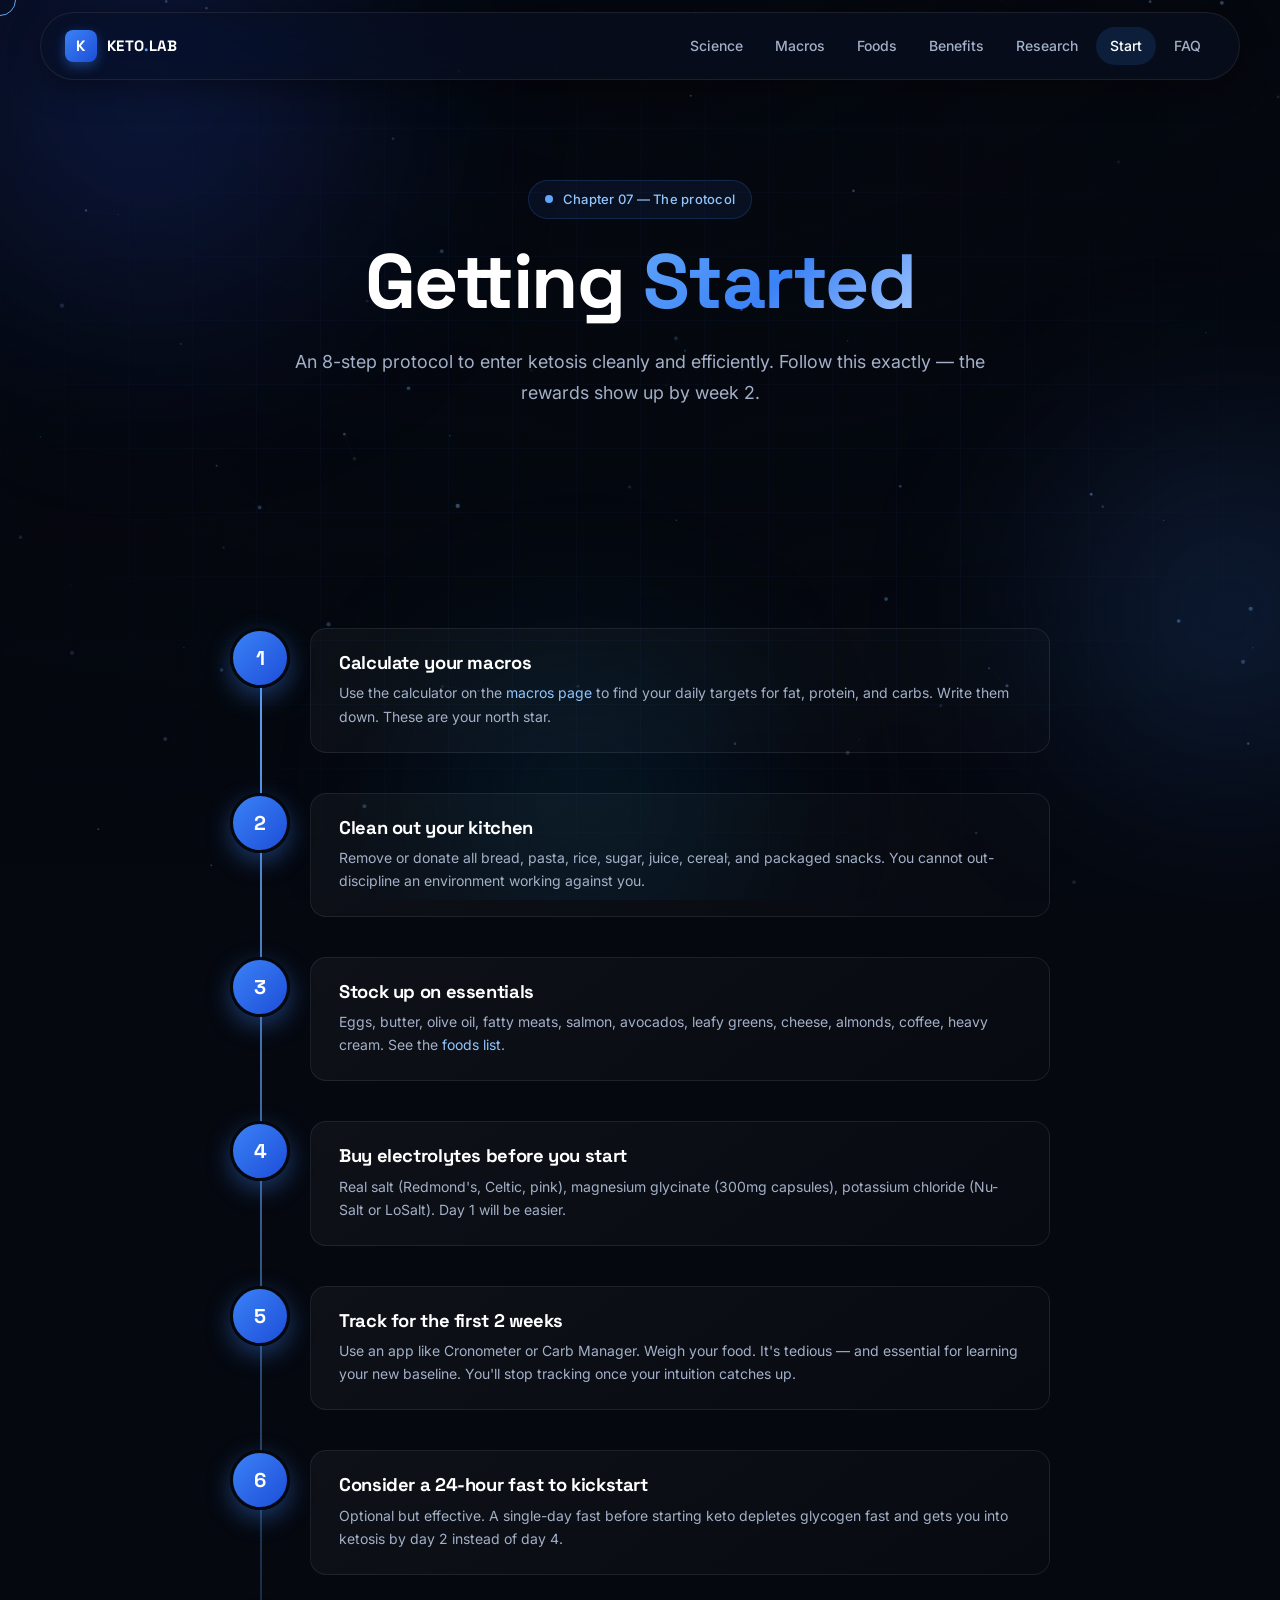
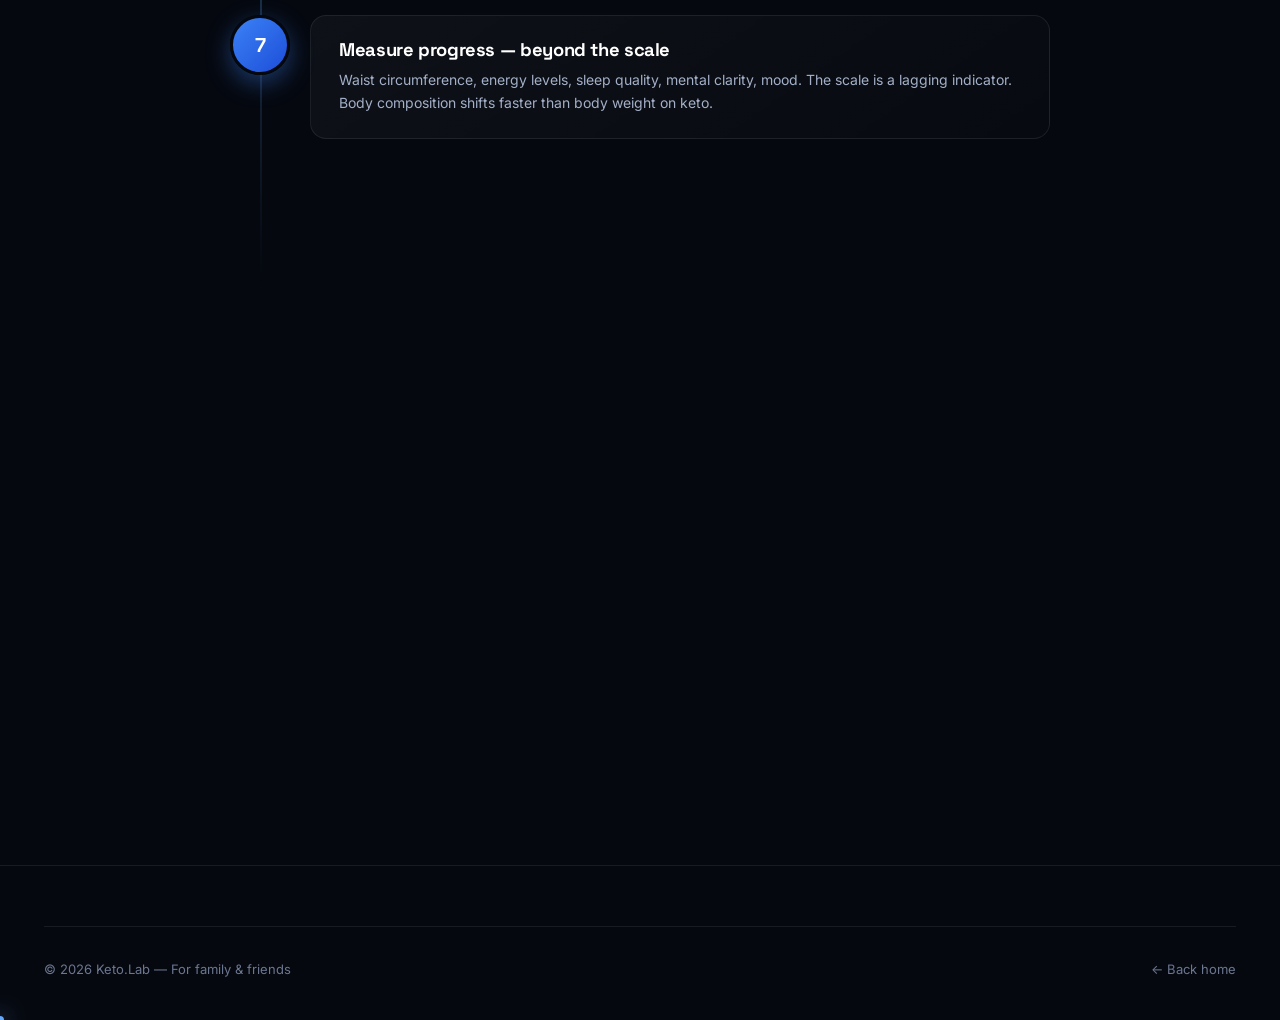
<file: getting-started.html>
<!DOCTYPE html>
<html lang="en">
<head>
<meta charset="UTF-8" />
<meta name="viewport" content="width=device-width, initial-scale=1.0" />
<title>Getting Started — Keto.Lab</title>
<link rel="preconnect" href="https://fonts.googleapis.com">
<link rel="preconnect" href="https://fonts.gstatic.com" crossorigin>
<link href="https://fonts.googleapis.com/css2?family=Inter:wght@300;400;500;600;700;800;900&family=Space+Grotesk:wght@400;500;600;700&display=swap" rel="stylesheet">
<link rel="stylesheet" href="css/base.css" />
<link rel="stylesheet" href="css/background.css" />
<link rel="stylesheet" href="css/nav.css" />
<link rel="stylesheet" href="css/components.css" />
<link rel="stylesheet" href="css/misc.css" />
<link rel="stylesheet" href="css/mobile.css" />
</head>
<body>

<div class="bg-wrap" aria-hidden="true">
  <div class="bg-grid"></div>
  <div class="bg-blob blob-1"></div>
  <div class="bg-blob blob-2"></div>
  <div class="bg-blob blob-3"></div>
  <canvas id="particles"></canvas>
</div>

<header class="nav">
  <div class="nav-inner">
    <a href="index.html" class="brand">
      <span class="brand-mark">K</span><span class="brand-text">KETO<span class="dot">.</span>LAB</span>
    </a>
    <nav class="nav-links">
      <a href="science.html">Science</a>
      <a href="macros.html">Macros</a>
      <a href="foods.html">Foods</a>
      <a href="benefits.html">Benefits</a>
      <a href="research.html">Research</a>
      <a href="getting-started.html">Start</a>
      <a href="faq.html">FAQ</a>
    </nav>
    <button class="menu-toggle" aria-label="Menu"><span></span><span></span><span></span></button>
  </div>
</header>

<main>

<section class="page-hero">
  <div class="container">
    <div class="eyebrow reveal"><span class="pulse"></span> Chapter 07 — The protocol</div>
    <h1 class="reveal">Getting <span class="grad-text">Started</span></h1>
    <p class="lead reveal">
      An 8-step protocol to enter ketosis cleanly and efficiently.
      Follow this exactly — the rewards show up by week 2.
    </p>
  </div>
</section>

<section class="section">
  <div class="container">
    <div class="timeline">
      <div class="tl-step reveal">
        <div class="tl-dot">1</div>
        <div class="tl-card">
          <h4>Calculate your macros</h4>
          <p>Use the calculator on the <a href="macros.html" style="color:var(--blue-300);">macros page</a> to find your daily targets for fat, protein, and carbs. Write them down. These are your north star.</p>
        </div>
      </div>
      <div class="tl-step reveal">
        <div class="tl-dot">2</div>
        <div class="tl-card">
          <h4>Clean out your kitchen</h4>
          <p>Remove or donate all bread, pasta, rice, sugar, juice, cereal, and packaged snacks. You cannot out-discipline an environment working against you.</p>
        </div>
      </div>
      <div class="tl-step reveal">
        <div class="tl-dot">3</div>
        <div class="tl-card">
          <h4>Stock up on essentials</h4>
          <p>Eggs, butter, olive oil, fatty meats, salmon, avocados, leafy greens, cheese, almonds, coffee, heavy cream. See the <a href="foods.html" style="color:var(--blue-300);">foods list</a>.</p>
        </div>
      </div>
      <div class="tl-step reveal">
        <div class="tl-dot">4</div>
        <div class="tl-card">
          <h4>Buy electrolytes before you start</h4>
          <p>Real salt (Redmond's, Celtic, pink), magnesium glycinate (300mg capsules), potassium chloride (Nu-Salt or LoSalt). Day 1 will be easier.</p>
        </div>
      </div>
      <div class="tl-step reveal">
        <div class="tl-dot">5</div>
        <div class="tl-card">
          <h4>Track for the first 2 weeks</h4>
          <p>Use an app like Cronometer or Carb Manager. Weigh your food. It's tedious — and essential for learning your new baseline. You'll stop tracking once your intuition catches up.</p>
        </div>
      </div>
      <div class="tl-step reveal">
        <div class="tl-dot">6</div>
        <div class="tl-card">
          <h4>Consider a 24-hour fast to kickstart</h4>
          <p>Optional but effective. A single-day fast before starting keto depletes glycogen fast and gets you into ketosis by day 2 instead of day 4.</p>
        </div>
      </div>
      <div class="tl-step reveal">
        <div class="tl-dot">7</div>
        <div class="tl-card">
          <h4>Measure progress — beyond the scale</h4>
          <p>Waist circumference, energy levels, sleep quality, mental clarity, mood. The scale is a lagging indicator. Body composition shifts faster than body weight on keto.</p>
        </div>
      </div>
      <div class="tl-step reveal">
        <div class="tl-dot">8</div>
        <div class="tl-card">
          <h4>Give it 6 weeks before judging</h4>
          <p>Full fat-adaptation takes 4–6 weeks. Many people quit in week 2 — right before it gets magical. Stick it out. Energy, appetite control, and fat loss all compound after week 3.</p>
        </div>
      </div>
    </div>

    <div class="cta-box reveal" style="margin-top:80px;">
      <h2 style="font-size:clamp(1.75rem, 3vw, 2.5rem);">You have everything you need.</h2>
      <p>Macros. Food lists. Electrolyte protocol. Research to back it up. The rest is up to you.</p>
      <a href="faq.html" class="btn btn-primary">
        Last stop: FAQ
        <svg width="18" height="18" viewBox="0 0 24 24" fill="none"><path d="M5 12h14M13 6l6 6-6 6" stroke="currentColor" stroke-width="2" stroke-linecap="round"/></svg>
      </a>
    </div>
  </div>
</section>

<footer class="site-footer">
  <div class="container">
    <div class="footer-bottom">
      <div>© 2026 Keto.Lab — For family & friends</div>
      <div><a href="index.html">← Back home</a></div>
    </div>
  </div>
</footer>

</main>

<script src="js/particles.js"></script>
<script src="js/main.js"></script>
<script src="js/reveal.js"></script>
</body>
</html>
</file>
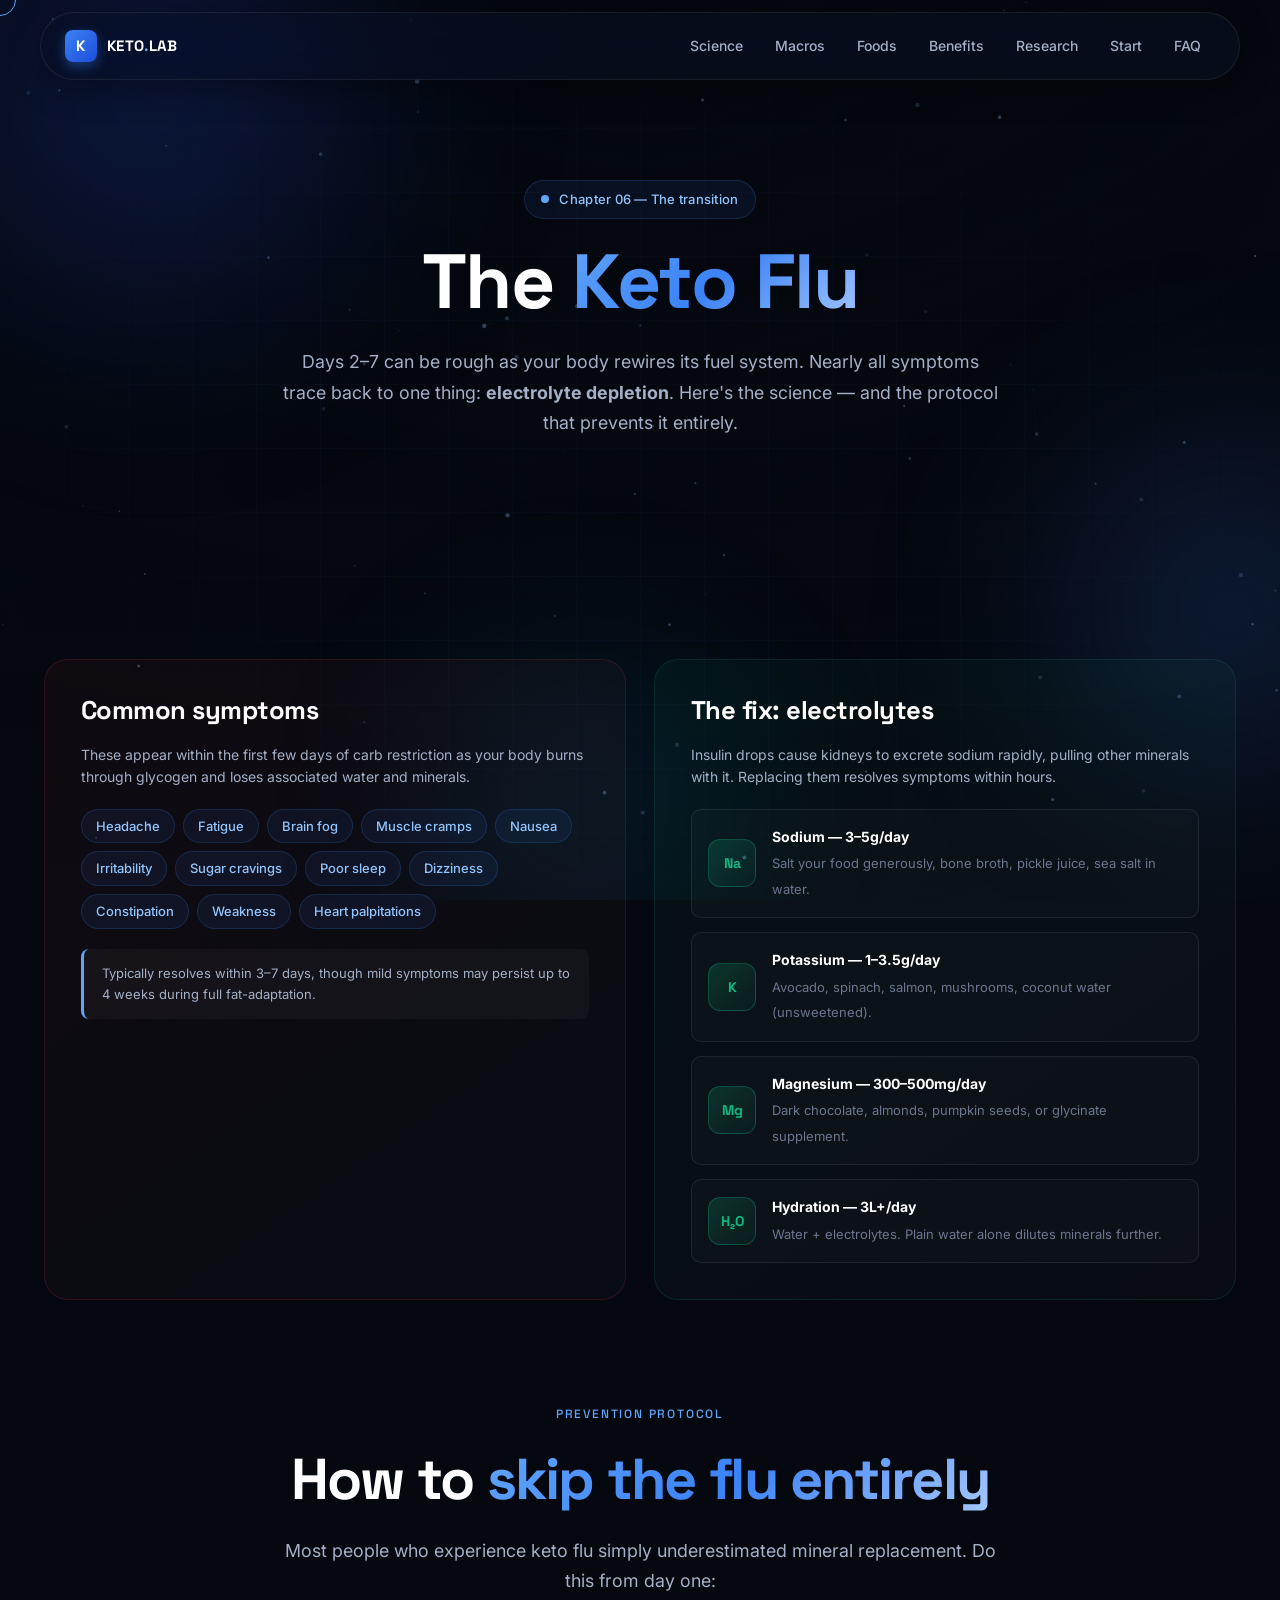
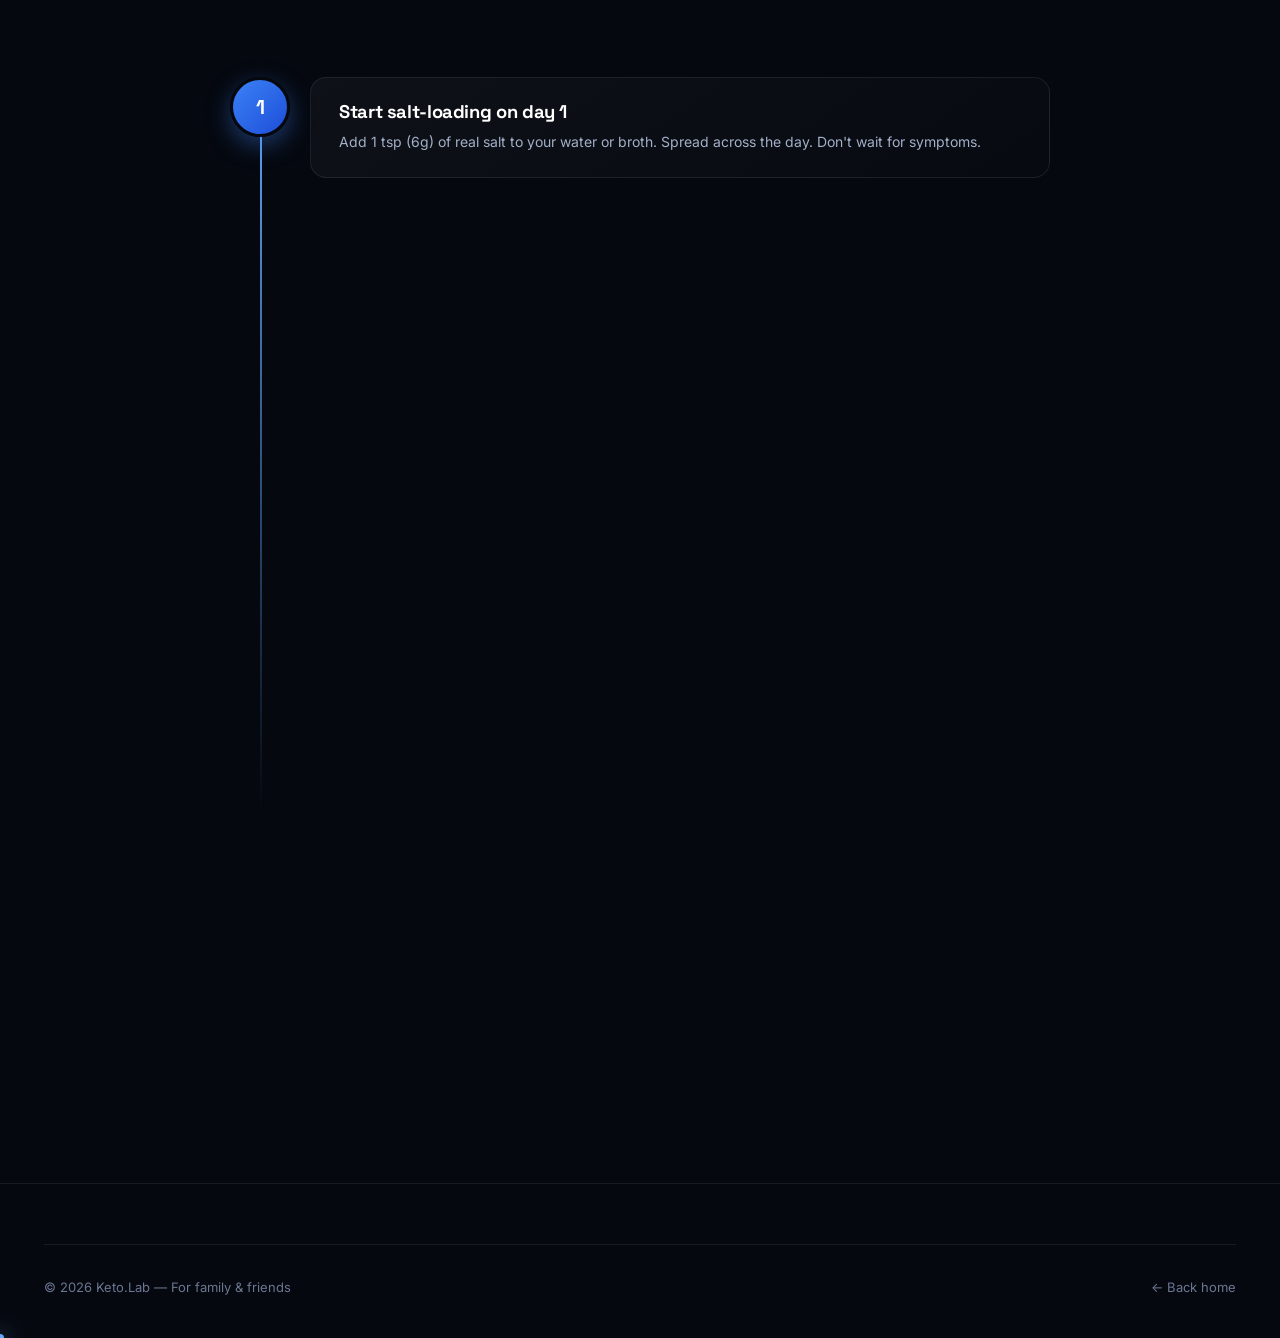
<file: keto-flu.html>
<!DOCTYPE html>
<html lang="en">
<head>
<meta charset="UTF-8" />
<meta name="viewport" content="width=device-width, initial-scale=1.0" />
<title>Keto Flu — Keto.Lab</title>
<link rel="preconnect" href="https://fonts.googleapis.com">
<link rel="preconnect" href="https://fonts.gstatic.com" crossorigin>
<link href="https://fonts.googleapis.com/css2?family=Inter:wght@300;400;500;600;700;800;900&family=Space+Grotesk:wght@400;500;600;700&display=swap" rel="stylesheet">
<link rel="stylesheet" href="css/base.css" />
<link rel="stylesheet" href="css/background.css" />
<link rel="stylesheet" href="css/nav.css" />
<link rel="stylesheet" href="css/components.css" />
<link rel="stylesheet" href="css/misc.css" />
<link rel="stylesheet" href="css/mobile.css" />
</head>
<body>

<div class="bg-wrap" aria-hidden="true">
  <div class="bg-grid"></div>
  <div class="bg-blob blob-1"></div>
  <div class="bg-blob blob-2"></div>
  <div class="bg-blob blob-3"></div>
  <canvas id="particles"></canvas>
</div>

<header class="nav">
  <div class="nav-inner">
    <a href="index.html" class="brand">
      <span class="brand-mark">K</span><span class="brand-text">KETO<span class="dot">.</span>LAB</span>
    </a>
    <nav class="nav-links">
      <a href="science.html">Science</a>
      <a href="macros.html">Macros</a>
      <a href="foods.html">Foods</a>
      <a href="benefits.html">Benefits</a>
      <a href="research.html">Research</a>
      <a href="getting-started.html">Start</a>
      <a href="faq.html">FAQ</a>
    </nav>
    <button class="menu-toggle" aria-label="Menu"><span></span><span></span><span></span></button>
  </div>
</header>

<main>

<section class="page-hero">
  <div class="container">
    <div class="eyebrow reveal"><span class="pulse"></span> Chapter 06 — The transition</div>
    <h1 class="reveal">The <span class="grad-text">Keto Flu</span></h1>
    <p class="lead reveal">
      Days 2–7 can be rough as your body rewires its fuel system.
      Nearly all symptoms trace back to one thing: <b>electrolyte depletion</b>.
      Here's the science — and the protocol that prevents it entirely.
    </p>
  </div>
</section>

<section class="section">
  <div class="container">
    <div class="flu-wrap">
      <div class="flu-card symptoms reveal">
        <h3>Common symptoms</h3>
        <p style="color:var(--text-dim); margin-bottom:20px; font-size:14px;">These appear within the first few days of carb restriction as your body burns through glycogen and loses associated water and minerals.</p>
        <div class="chips">
          <span>Headache</span><span>Fatigue</span><span>Brain fog</span>
          <span>Muscle cramps</span><span>Nausea</span><span>Irritability</span>
          <span>Sugar cravings</span><span>Poor sleep</span><span>Dizziness</span>
          <span>Constipation</span><span>Weakness</span><span>Heart palpitations</span>
        </div>
        <div class="flu-note">Typically resolves within 3–7 days, though mild symptoms may persist up to 4 weeks during full fat-adaptation.</div>
      </div>

      <div class="flu-card fix reveal">
        <h3>The fix: electrolytes</h3>
        <p style="color:var(--text-dim); margin-bottom:20px; font-size:14px;">Insulin drops cause kidneys to excrete sodium rapidly, pulling other minerals with it. Replacing them resolves symptoms within hours.</p>
        <ul class="fix-list">
          <li>
            <div class="fix-k">Na</div>
            <div><b>Sodium — 3–5g/day</b><span>Salt your food generously, bone broth, pickle juice, sea salt in water.</span></div>
          </li>
          <li>
            <div class="fix-k">K</div>
            <div><b>Potassium — 1–3.5g/day</b><span>Avocado, spinach, salmon, mushrooms, coconut water (unsweetened).</span></div>
          </li>
          <li>
            <div class="fix-k">Mg</div>
            <div><b>Magnesium — 300–500mg/day</b><span>Dark chocolate, almonds, pumpkin seeds, or glycinate supplement.</span></div>
          </li>
          <li>
            <div class="fix-k">H₂O</div>
            <div><b>Hydration — 3L+/day</b><span>Water + electrolytes. Plain water alone dilutes minerals further.</span></div>
          </li>
        </ul>
      </div>
    </div>

    <div class="section-head reveal" style="margin-top:100px;">
      <div class="tag">Prevention Protocol</div>
      <h2>How to <span class="grad-text">skip the flu entirely</span></h2>
      <p class="lead">Most people who experience keto flu simply underestimated mineral replacement. Do this from day one:</p>
    </div>

    <div class="timeline">
      <div class="tl-step reveal">
        <div class="tl-dot">1</div>
        <div class="tl-card">
          <h4>Start salt-loading on day 1</h4>
          <p>Add 1 tsp (6g) of real salt to your water or broth. Spread across the day. Don't wait for symptoms.</p>
        </div>
      </div>
      <div class="tl-step reveal">
        <div class="tl-dot">2</div>
        <div class="tl-card">
          <h4>Supplement magnesium at night</h4>
          <p>300–400mg magnesium glycinate before bed. Prevents cramps, improves sleep quality during the transition.</p>
        </div>
      </div>
      <div class="tl-step reveal">
        <div class="tl-dot">3</div>
        <div class="tl-card">
          <h4>Front-load potassium foods</h4>
          <p>A large avocado daily + leafy greens at every meal. Most people's potassium intake on keto is dangerously low otherwise.</p>
        </div>
      </div>
      <div class="tl-step reveal">
        <div class="tl-dot">4</div>
        <div class="tl-card">
          <h4>Eat enough fat</h4>
          <p>A common mistake: cutting carbs without increasing fat. You'll feel exhausted. Hit 70–75% of calories from fat from day one.</p>
        </div>
      </div>
      <div class="tl-step reveal">
        <div class="tl-dot">5</div>
        <div class="tl-card">
          <h4>Prioritize sleep</h4>
          <p>8–9 hours. Your body is rebuilding its metabolic infrastructure. Stress and sleep deprivation amplify symptoms.</p>
        </div>
      </div>
    </div>

    <div style="text-align:center; margin-top:60px;" class="reveal">
      <a href="getting-started.html" class="next-link">
        <div>
          <small>Next Chapter</small>
          <span>07 — Getting started, step by step →</span>
        </div>
      </a>
    </div>
  </div>
</section>

<footer class="site-footer">
  <div class="container">
    <div class="footer-bottom">
      <div>© 2026 Keto.Lab — For family & friends</div>
      <div><a href="index.html">← Back home</a></div>
    </div>
  </div>
</footer>

</main>

<script src="js/particles.js"></script>
<script src="js/main.js"></script>
<script src="js/reveal.js"></script>
</body>
</html>
</file>
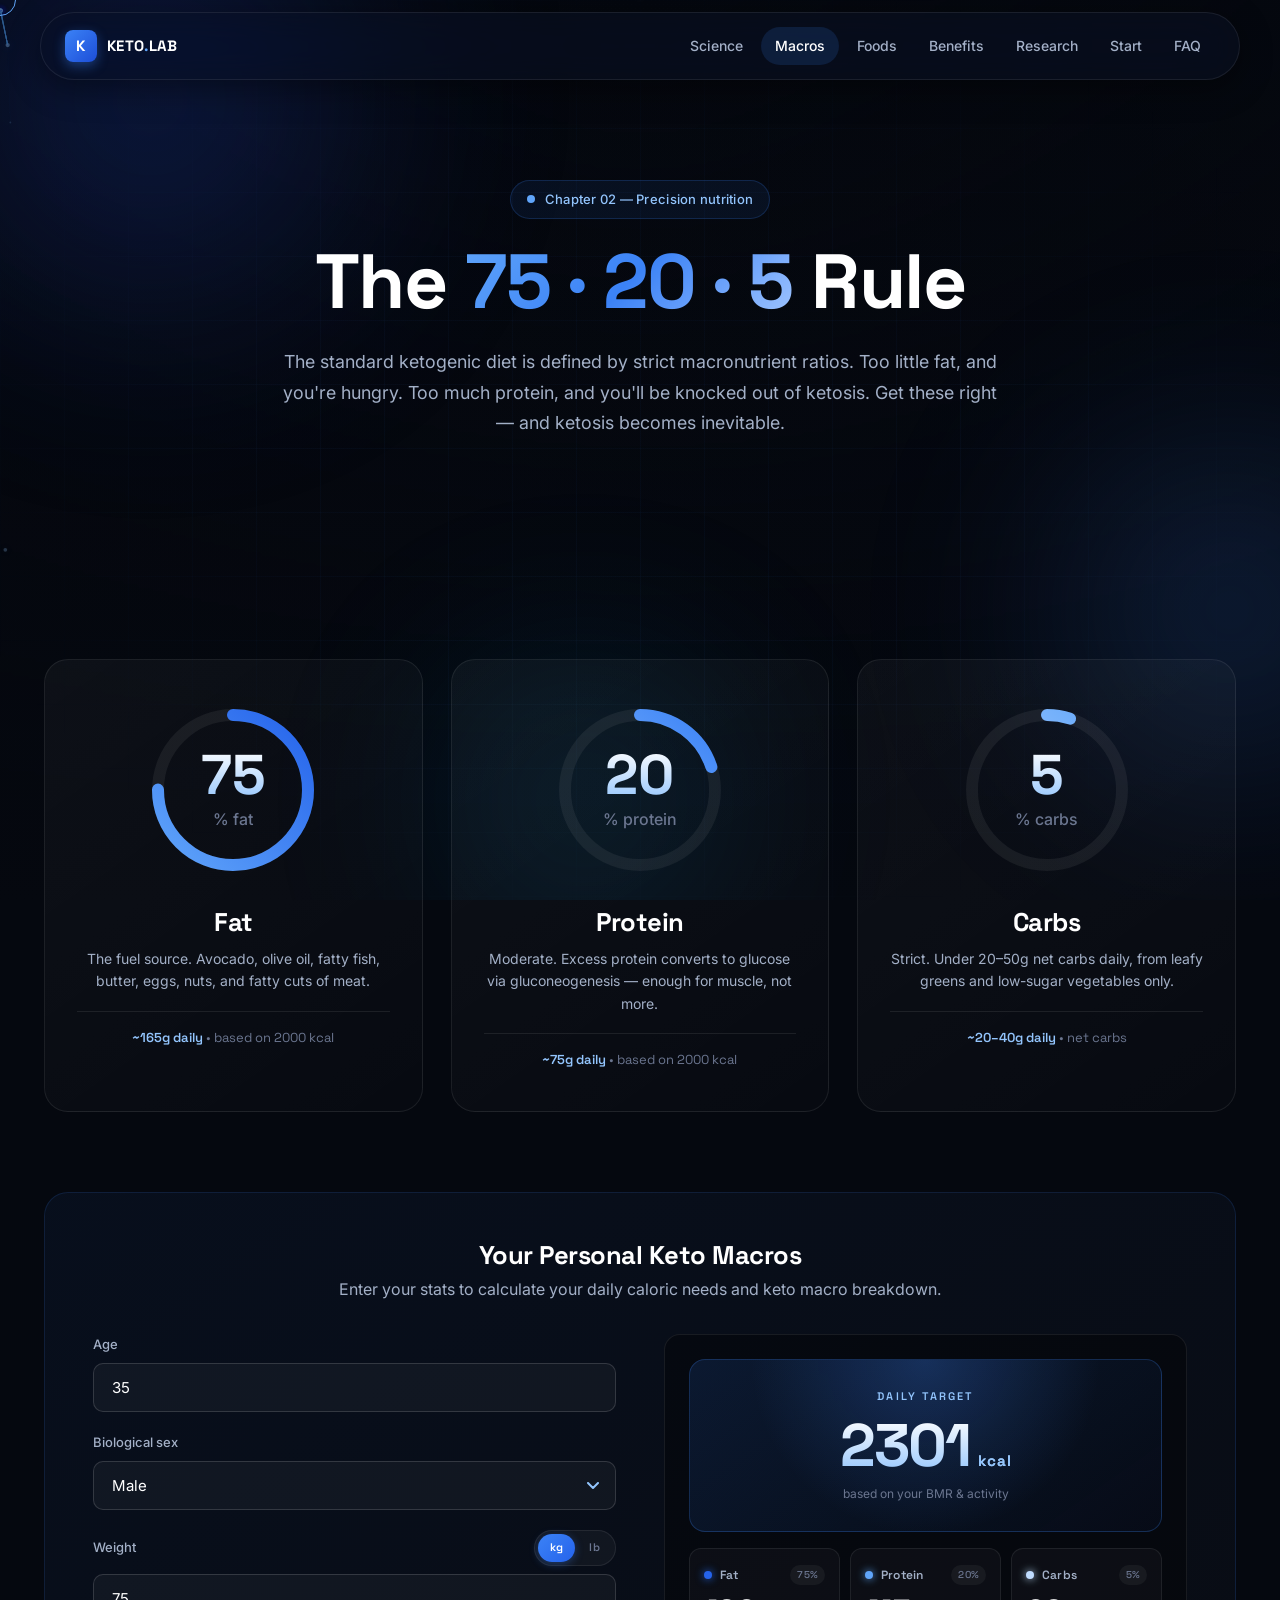
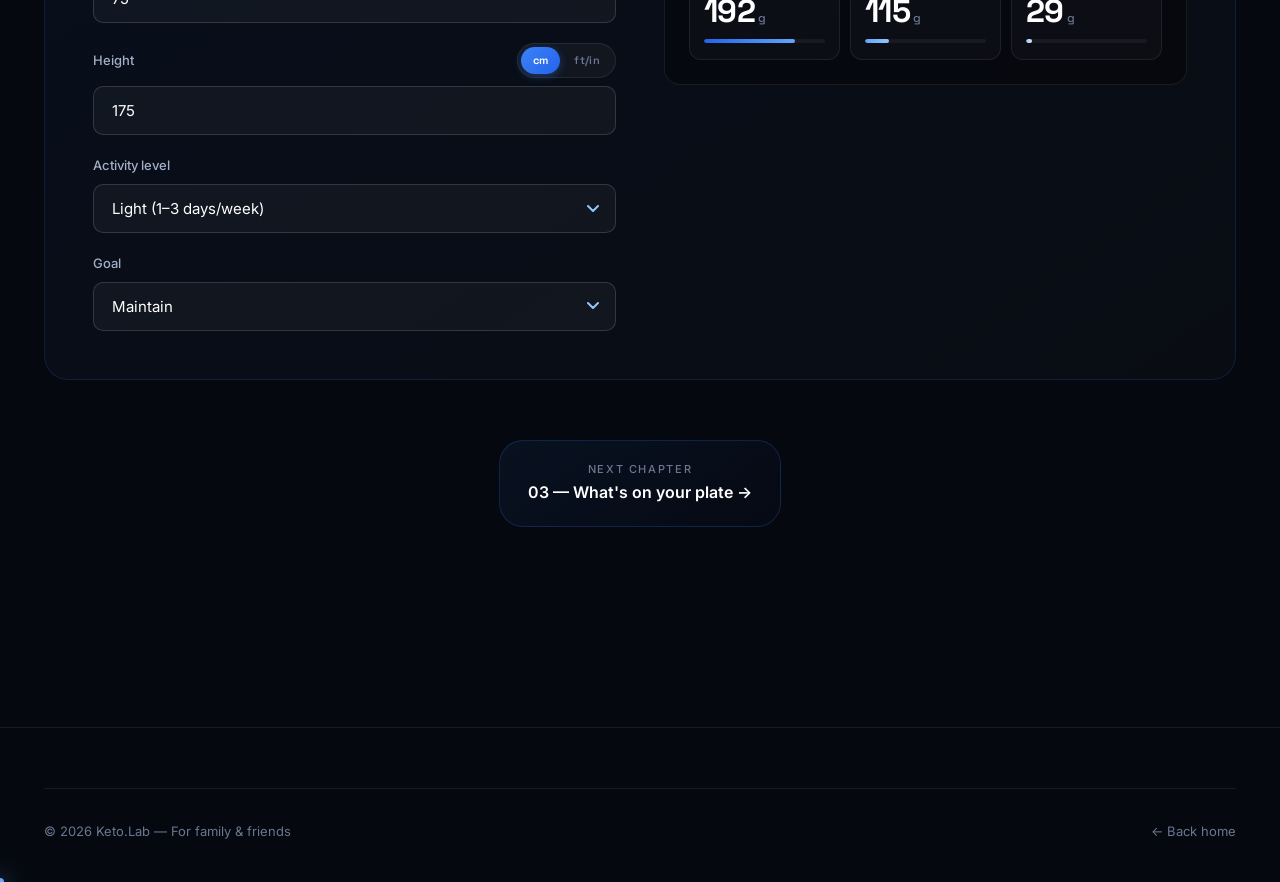
<file: macros.html>
<!DOCTYPE html>
<html lang="en">
<head>
<meta charset="UTF-8" />
<meta name="viewport" content="width=device-width, initial-scale=1.0" />
<title>Macros — Keto.Lab</title>
<link rel="preconnect" href="https://fonts.googleapis.com">
<link rel="preconnect" href="https://fonts.gstatic.com" crossorigin>
<link href="https://fonts.googleapis.com/css2?family=Inter:wght@300;400;500;600;700;800;900&family=Space+Grotesk:wght@400;500;600;700&display=swap" rel="stylesheet">
<link rel="stylesheet" href="css/base.css" />
<link rel="stylesheet" href="css/background.css" />
<link rel="stylesheet" href="css/nav.css" />
<link rel="stylesheet" href="css/components.css" />
<link rel="stylesheet" href="css/macros.css" />
<link rel="stylesheet" href="css/misc.css" />
<link rel="stylesheet" href="css/mobile.css" />
</head>
<body>

<div class="bg-wrap" aria-hidden="true">
  <div class="bg-grid"></div>
  <div class="bg-blob blob-1"></div>
  <div class="bg-blob blob-2"></div>
  <div class="bg-blob blob-3"></div>
  <canvas id="particles"></canvas>
</div>

<header class="nav">
  <div class="nav-inner">
    <a href="index.html" class="brand">
      <span class="brand-mark">K</span><span class="brand-text">KETO<span class="dot">.</span>LAB</span>
    </a>
    <nav class="nav-links">
      <a href="science.html">Science</a>
      <a href="macros.html">Macros</a>
      <a href="foods.html">Foods</a>
      <a href="benefits.html">Benefits</a>
      <a href="research.html">Research</a>
      <a href="getting-started.html">Start</a>
      <a href="faq.html">FAQ</a>
    </nav>
    <button class="menu-toggle" aria-label="Menu"><span></span><span></span><span></span></button>
  </div>
</header>

<main>

<section class="page-hero">
  <div class="container">
    <div class="eyebrow reveal"><span class="pulse"></span> Chapter 02 — Precision nutrition</div>
    <h1 class="reveal">The <span class="grad-text">75 · 20 · 5</span> Rule</h1>
    <p class="lead reveal">
      The standard ketogenic diet is defined by strict macronutrient ratios.
      Too little fat, and you're hungry. Too much protein, and you'll be knocked out of ketosis.
      Get these right — and ketosis becomes inevitable.
    </p>
  </div>
</section>

<section class="section">
  <div class="container">
    <svg width="0" height="0" style="position:absolute">
      <defs>
        <linearGradient id="fatGrad" x1="0" y1="0" x2="1" y2="1">
          <stop offset="0%" stop-color="#60a5fa"/><stop offset="100%" stop-color="#2563eb"/>
        </linearGradient>
        <linearGradient id="proteinGrad" x1="0" y1="0" x2="1" y2="1">
          <stop offset="0%" stop-color="#93c5fd"/><stop offset="100%" stop-color="#3b82f6"/>
        </linearGradient>
        <linearGradient id="carbGrad" x1="0" y1="0" x2="1" y2="1">
          <stop offset="0%" stop-color="#bfdbfe"/><stop offset="100%" stop-color="#60a5fa"/>
        </linearGradient>
      </defs>
    </svg>

    <div class="macros-grid">
      <div class="macro-card reveal">
        <div class="donut">
          <svg viewBox="0 0 120 120">
            <circle class="donut-bg" cx="60" cy="60" r="50"/>
            <circle class="donut-fg fat" cx="60" cy="60" r="50" stroke-dasharray="314" stroke-dashoffset="314" data-pct="75"/>
          </svg>
          <div class="donut-center"><span class="dc-num">75</span><span class="dc-unit">% fat</span></div>
        </div>
        <h3>Fat</h3>
        <p>The fuel source. Avocado, olive oil, fatty fish, butter, eggs, nuts, and fatty cuts of meat.</p>
        <div class="macro-meta">~165g daily <span>• based on 2000 kcal</span></div>
      </div>

      <div class="macro-card reveal">
        <div class="donut">
          <svg viewBox="0 0 120 120">
            <circle class="donut-bg" cx="60" cy="60" r="50"/>
            <circle class="donut-fg protein" cx="60" cy="60" r="50" stroke-dasharray="314" stroke-dashoffset="314" data-pct="20"/>
          </svg>
          <div class="donut-center"><span class="dc-num">20</span><span class="dc-unit">% protein</span></div>
        </div>
        <h3>Protein</h3>
        <p>Moderate. Excess protein converts to glucose via gluconeogenesis — enough for muscle, not more.</p>
        <div class="macro-meta">~75g daily <span>• based on 2000 kcal</span></div>
      </div>

      <div class="macro-card reveal">
        <div class="donut">
          <svg viewBox="0 0 120 120">
            <circle class="donut-bg" cx="60" cy="60" r="50"/>
            <circle class="donut-fg carb" cx="60" cy="60" r="50" stroke-dasharray="314" stroke-dashoffset="314" data-pct="5"/>
          </svg>
          <div class="donut-center"><span class="dc-num">5</span><span class="dc-unit">% carbs</span></div>
        </div>
        <h3>Carbs</h3>
        <p>Strict. Under 20–50g net carbs daily, from leafy greens and low-sugar vegetables only.</p>
        <div class="macro-meta">~20–40g daily <span>• net carbs</span></div>
      </div>
    </div>

    <div class="calc reveal">
      <h3>Your Personal Keto Macros</h3>
      <p>Enter your stats to calculate your daily caloric needs and keto macro breakdown.</p>
      <div class="calc-grid">
        <form id="calc-form" class="calc-inputs" onsubmit="return false;">
          <div class="calc-field">
            <label for="c-age">Age</label>
            <input id="c-age" type="number" value="35" min="15" max="100" />
          </div>
          <div class="calc-field">
            <label for="c-sex">Biological sex</label>
            <select id="c-sex">
              <option value="male">Male</option>
              <option value="female">Female</option>
            </select>
          </div>
          <div class="calc-field">
            <div class="field-head">
              <label>Weight</label>
              <div class="unit-toggle" data-unit="weight">
                <button type="button" class="unit-btn active" data-val="kg">kg</button>
                <button type="button" class="unit-btn" data-val="lb">lb</button>
              </div>
            </div>
            <div class="input-wrap" data-show="kg">
              <input id="c-weight" type="number" value="75" min="30" max="250" />
            </div>
            <div class="input-wrap" data-show="lb" style="display:none;">
              <input id="c-weight-lb" type="number" value="165" min="65" max="550" />
            </div>
          </div>

          <div class="calc-field">
            <div class="field-head">
              <label>Height</label>
              <div class="unit-toggle" data-unit="height">
                <button type="button" class="unit-btn active" data-val="cm">cm</button>
                <button type="button" class="unit-btn" data-val="ft">ft/in</button>
              </div>
            </div>
            <div class="input-wrap" data-show="cm">
              <input id="c-height" type="number" value="175" min="120" max="220" />
            </div>
            <div class="input-wrap dual" data-show="ft" style="display:none;">
              <input id="c-height-ft" type="number" value="5" min="3" max="8" placeholder="ft" />
              <span class="dual-sep">ft</span>
              <input id="c-height-in" type="number" value="9" min="0" max="11" placeholder="in" />
              <span class="dual-sep">in</span>
            </div>
          </div>
          <div class="calc-field">
            <label for="c-activity">Activity level</label>
            <select id="c-activity">
              <option value="1.2">Sedentary (desk job, no exercise)</option>
              <option value="1.375" selected>Light (1–3 days/week)</option>
              <option value="1.55">Moderate (3–5 days/week)</option>
              <option value="1.725">Active (6–7 days/week)</option>
              <option value="1.9">Very active (physical job + training)</option>
            </select>
          </div>
          <div class="calc-field">
            <label for="c-goal">Goal</label>
            <select id="c-goal">
              <option value="lose">Lose fat (–20%)</option>
              <option value="maintain" selected>Maintain</option>
              <option value="gain">Build muscle (+10%)</option>
            </select>
          </div>
        </form>

        <div class="calc-results">
          <div class="result-hero">
            <div class="rh-label">Daily target</div>
            <div class="rh-num"><span id="r-cal">—</span><span class="rh-unit">kcal</span></div>
            <div class="rh-sub">based on your BMR &amp; activity</div>
          </div>

          <div class="result-macros">
            <div class="rm-card fat">
              <div class="rm-head">
                <div class="rm-dot"></div>
                <span>Fat</span>
                <span class="rm-pct">75%</span>
              </div>
              <div class="rm-num"><span id="r-fat">—</span><span class="rm-unit">g</span></div>
              <div class="rm-bar"><span style="width:75%"></span></div>
            </div>

            <div class="rm-card protein">
              <div class="rm-head">
                <div class="rm-dot"></div>
                <span>Protein</span>
                <span class="rm-pct">20%</span>
              </div>
              <div class="rm-num"><span id="r-pro">—</span><span class="rm-unit">g</span></div>
              <div class="rm-bar"><span style="width:20%"></span></div>
            </div>

            <div class="rm-card carb">
              <div class="rm-head">
                <div class="rm-dot"></div>
                <span>Carbs</span>
                <span class="rm-pct">5%</span>
              </div>
              <div class="rm-num"><span id="r-carb">—</span><span class="rm-unit">g</span></div>
              <div class="rm-bar"><span style="width:5%"></span></div>
            </div>
          </div>
        </div>
      </div>
    </div>

    <div style="text-align:center; margin-top:60px;" class="reveal">
      <a href="foods.html" class="next-link">
        <div>
          <small>Next Chapter</small>
          <span>03 — What's on your plate →</span>
        </div>
      </a>
    </div>
  </div>
</section>

<footer class="site-footer">
  <div class="container">
    <div class="footer-bottom">
      <div>© 2026 Keto.Lab — For family & friends</div>
      <div><a href="index.html">← Back home</a></div>
    </div>
  </div>
</footer>

</main>

<script src="js/particles.js"></script>
<script src="js/main.js"></script>
<script src="js/reveal.js"></script>
<script src="js/calc.js"></script>
</body>
</html>
</file>
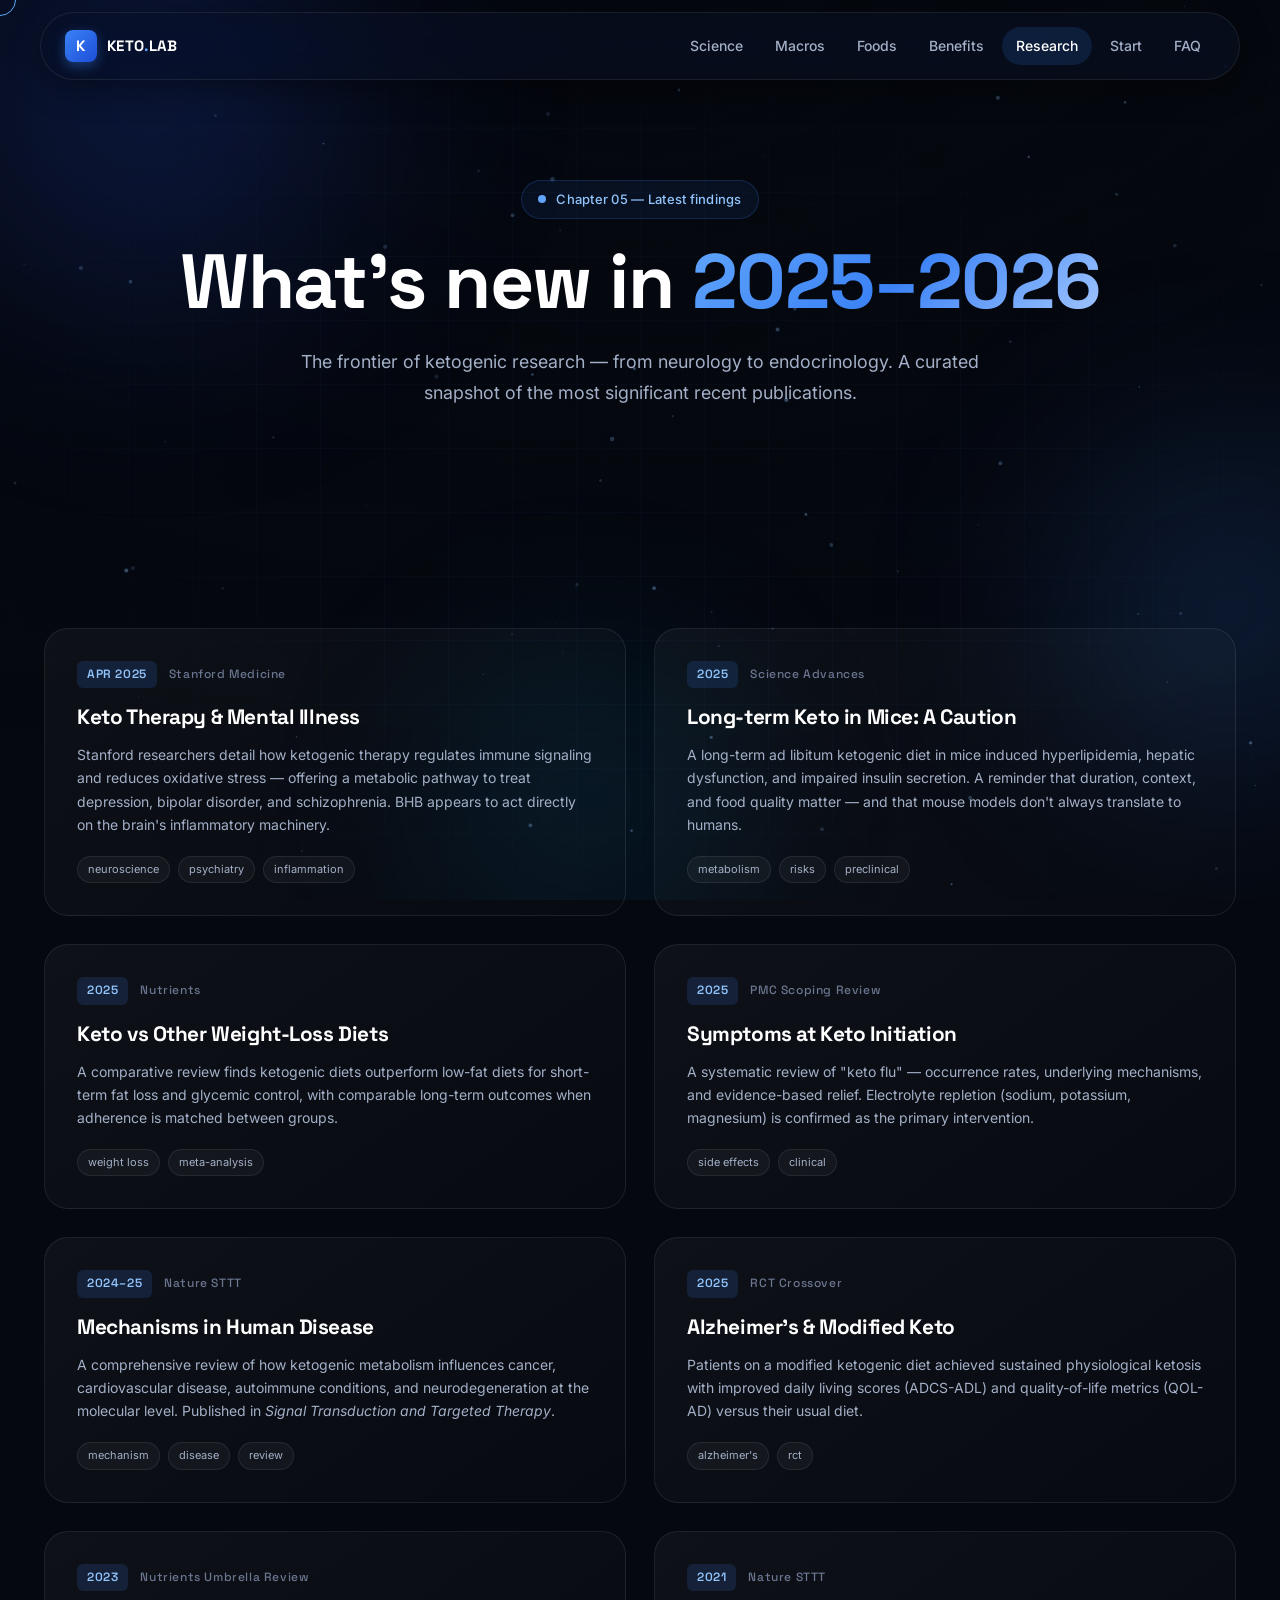
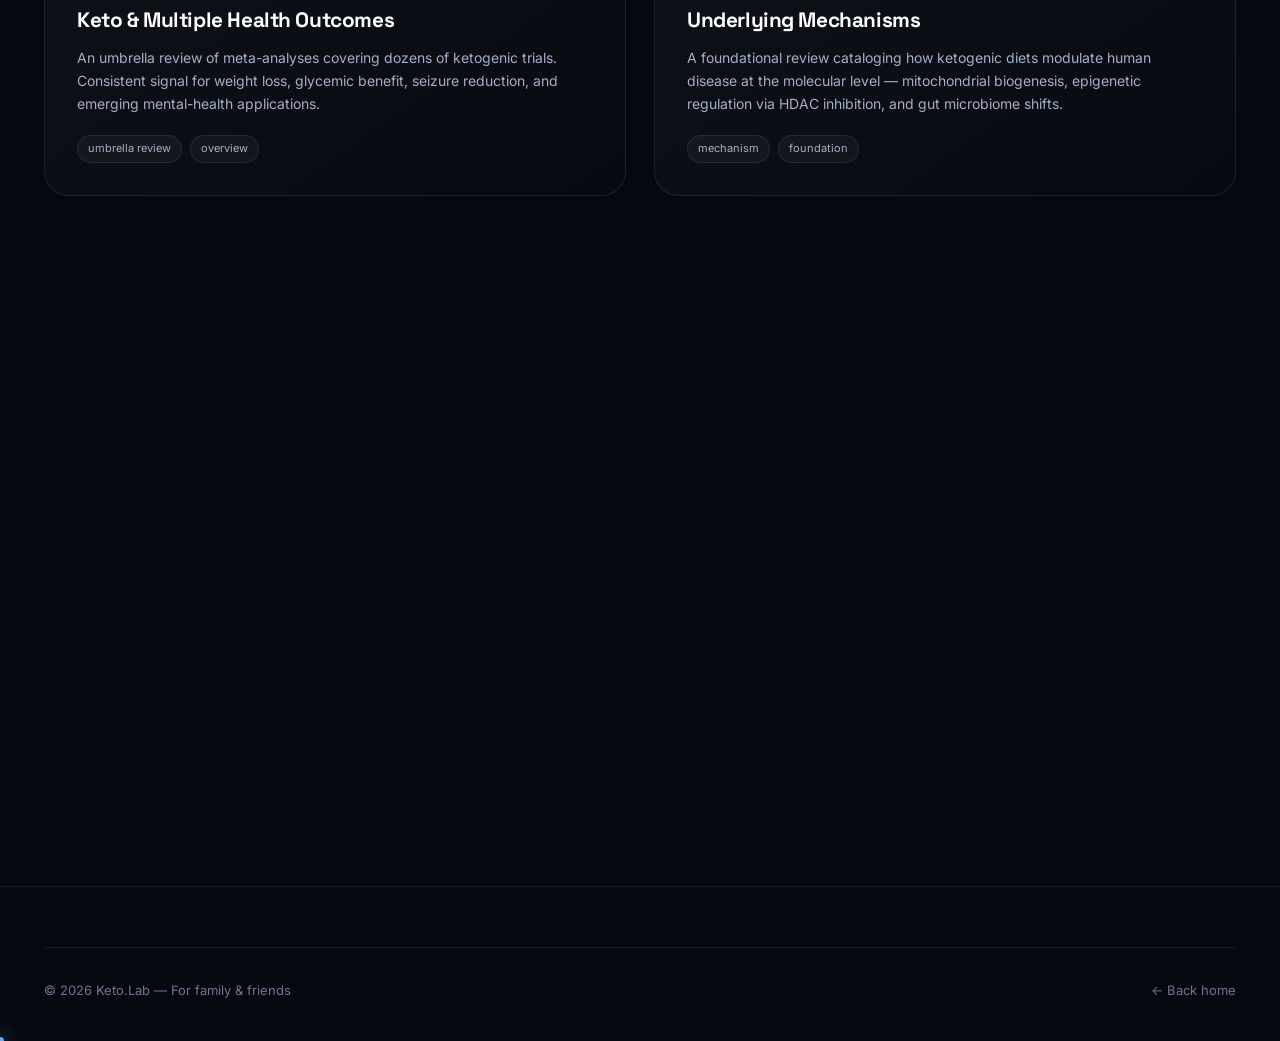
<file: research.html>
<!DOCTYPE html>
<html lang="en">
<head>
<meta charset="UTF-8" />
<meta name="viewport" content="width=device-width, initial-scale=1.0" />
<title>Research — Keto.Lab</title>
<link rel="preconnect" href="https://fonts.googleapis.com">
<link rel="preconnect" href="https://fonts.gstatic.com" crossorigin>
<link href="https://fonts.googleapis.com/css2?family=Inter:wght@300;400;500;600;700;800;900&family=Space+Grotesk:wght@400;500;600;700&display=swap" rel="stylesheet">
<link rel="stylesheet" href="css/base.css" />
<link rel="stylesheet" href="css/background.css" />
<link rel="stylesheet" href="css/nav.css" />
<link rel="stylesheet" href="css/components.css" />
<link rel="stylesheet" href="css/research.css" />
<link rel="stylesheet" href="css/misc.css" />
<link rel="stylesheet" href="css/mobile.css" />
</head>
<body>

<div class="bg-wrap" aria-hidden="true">
  <div class="bg-grid"></div>
  <div class="bg-blob blob-1"></div>
  <div class="bg-blob blob-2"></div>
  <div class="bg-blob blob-3"></div>
  <canvas id="particles"></canvas>
</div>

<header class="nav">
  <div class="nav-inner">
    <a href="index.html" class="brand">
      <span class="brand-mark">K</span><span class="brand-text">KETO<span class="dot">.</span>LAB</span>
    </a>
    <nav class="nav-links">
      <a href="science.html">Science</a>
      <a href="macros.html">Macros</a>
      <a href="foods.html">Foods</a>
      <a href="benefits.html">Benefits</a>
      <a href="research.html">Research</a>
      <a href="getting-started.html">Start</a>
      <a href="faq.html">FAQ</a>
    </nav>
    <button class="menu-toggle" aria-label="Menu"><span></span><span></span><span></span></button>
  </div>
</header>

<main>

<section class="page-hero">
  <div class="container">
    <div class="eyebrow reveal"><span class="pulse"></span> Chapter 05 — Latest findings</div>
    <h1 class="reveal">What's new in <span class="grad-text">2025–2026</span></h1>
    <p class="lead reveal">
      The frontier of ketogenic research — from neurology to endocrinology.
      A curated snapshot of the most significant recent publications.
    </p>
  </div>
</section>

<section class="section">
  <div class="container">
    <div class="studies">
      <article class="study reveal">
        <div class="study-meta">
          <span class="study-date">APR 2025</span>
          <span class="study-journal">Stanford Medicine</span>
        </div>
        <h3>Keto Therapy & Mental Illness</h3>
        <p>Stanford researchers detail how ketogenic therapy regulates immune signaling and reduces oxidative stress — offering a metabolic pathway to treat depression, bipolar disorder, and schizophrenia. BHB appears to act directly on the brain's inflammatory machinery.</p>
        <div class="study-tags"><span>neuroscience</span><span>psychiatry</span><span>inflammation</span></div>
      </article>

      <article class="study reveal">
        <div class="study-meta">
          <span class="study-date">2025</span>
          <span class="study-journal">Science Advances</span>
        </div>
        <h3>Long-term Keto in Mice: A Caution</h3>
        <p>A long-term ad libitum ketogenic diet in mice induced hyperlipidemia, hepatic dysfunction, and impaired insulin secretion. A reminder that duration, context, and food quality matter — and that mouse models don't always translate to humans.</p>
        <div class="study-tags"><span>metabolism</span><span>risks</span><span>preclinical</span></div>
      </article>

      <article class="study reveal">
        <div class="study-meta">
          <span class="study-date">2025</span>
          <span class="study-journal">Nutrients</span>
        </div>
        <h3>Keto vs Other Weight-Loss Diets</h3>
        <p>A comparative review finds ketogenic diets outperform low-fat diets for short-term fat loss and glycemic control, with comparable long-term outcomes when adherence is matched between groups.</p>
        <div class="study-tags"><span>weight loss</span><span>meta-analysis</span></div>
      </article>

      <article class="study reveal">
        <div class="study-meta">
          <span class="study-date">2025</span>
          <span class="study-journal">PMC Scoping Review</span>
        </div>
        <h3>Symptoms at Keto Initiation</h3>
        <p>A systematic review of "keto flu" — occurrence rates, underlying mechanisms, and evidence-based relief. Electrolyte repletion (sodium, potassium, magnesium) is confirmed as the primary intervention.</p>
        <div class="study-tags"><span>side effects</span><span>clinical</span></div>
      </article>

      <article class="study reveal">
        <div class="study-meta">
          <span class="study-date">2024–25</span>
          <span class="study-journal">Nature STTT</span>
        </div>
        <h3>Mechanisms in Human Disease</h3>
        <p>A comprehensive review of how ketogenic metabolism influences cancer, cardiovascular disease, autoimmune conditions, and neurodegeneration at the molecular level. Published in <em>Signal Transduction and Targeted Therapy</em>.</p>
        <div class="study-tags"><span>mechanism</span><span>disease</span><span>review</span></div>
      </article>

      <article class="study reveal">
        <div class="study-meta">
          <span class="study-date">2025</span>
          <span class="study-journal">RCT Crossover</span>
        </div>
        <h3>Alzheimer's & Modified Keto</h3>
        <p>Patients on a modified ketogenic diet achieved sustained physiological ketosis with improved daily living scores (ADCS-ADL) and quality-of-life metrics (QOL-AD) versus their usual diet.</p>
        <div class="study-tags"><span>alzheimer's</span><span>RCT</span></div>
      </article>

      <article class="study reveal">
        <div class="study-meta">
          <span class="study-date">2023</span>
          <span class="study-journal">Nutrients Umbrella Review</span>
        </div>
        <h3>Keto & Multiple Health Outcomes</h3>
        <p>An umbrella review of meta-analyses covering dozens of ketogenic trials. Consistent signal for weight loss, glycemic benefit, seizure reduction, and emerging mental-health applications.</p>
        <div class="study-tags"><span>umbrella review</span><span>overview</span></div>
      </article>

      <article class="study reveal">
        <div class="study-meta">
          <span class="study-date">2021</span>
          <span class="study-journal">Nature STTT</span>
        </div>
        <h3>Underlying Mechanisms</h3>
        <p>A foundational review cataloging how ketogenic diets modulate human disease at the molecular level — mitochondrial biogenesis, epigenetic regulation via HDAC inhibition, and gut microbiome shifts.</p>
        <div class="study-tags"><span>mechanism</span><span>foundation</span></div>
      </article>
    </div>

    <div class="findings reveal">
      <h3>By the numbers</h3>
      <div class="findings-grid">
        <div class="finding">
          <div class="finding-num" data-count="60">0</div>
          <div class="finding-label">% T2D remission at 1 year in clinical trials</div>
        </div>
        <div class="finding">
          <div class="finding-num" data-count="50">0</div>
          <div class="finding-label">% seizure reduction in drug-resistant epilepsy</div>
        </div>
        <div class="finding">
          <div class="finding-num" data-count="30">0</div>
          <div class="finding-label">% greater weight loss vs low-fat at 6 mo</div>
        </div>
        <div class="finding">
          <div class="finding-num" data-count="70">0</div>
          <div class="finding-label">% of brain energy from ketones in full ketosis</div>
        </div>
      </div>
    </div>

    <div style="text-align:center; margin-top:60px;" class="reveal">
      <a href="keto-flu.html" class="next-link">
        <div>
          <small>Next Chapter</small>
          <span>06 — The keto flu &amp; how to beat it →</span>
        </div>
      </a>
    </div>
  </div>
</section>

<footer class="site-footer">
  <div class="container">
    <div class="footer-bottom">
      <div>© 2026 Keto.Lab — For family & friends</div>
      <div><a href="index.html">← Back home</a></div>
    </div>
  </div>
</footer>

</main>

<script src="js/particles.js"></script>
<script src="js/main.js"></script>
<script src="js/reveal.js"></script>
</body>
</html>
</file>
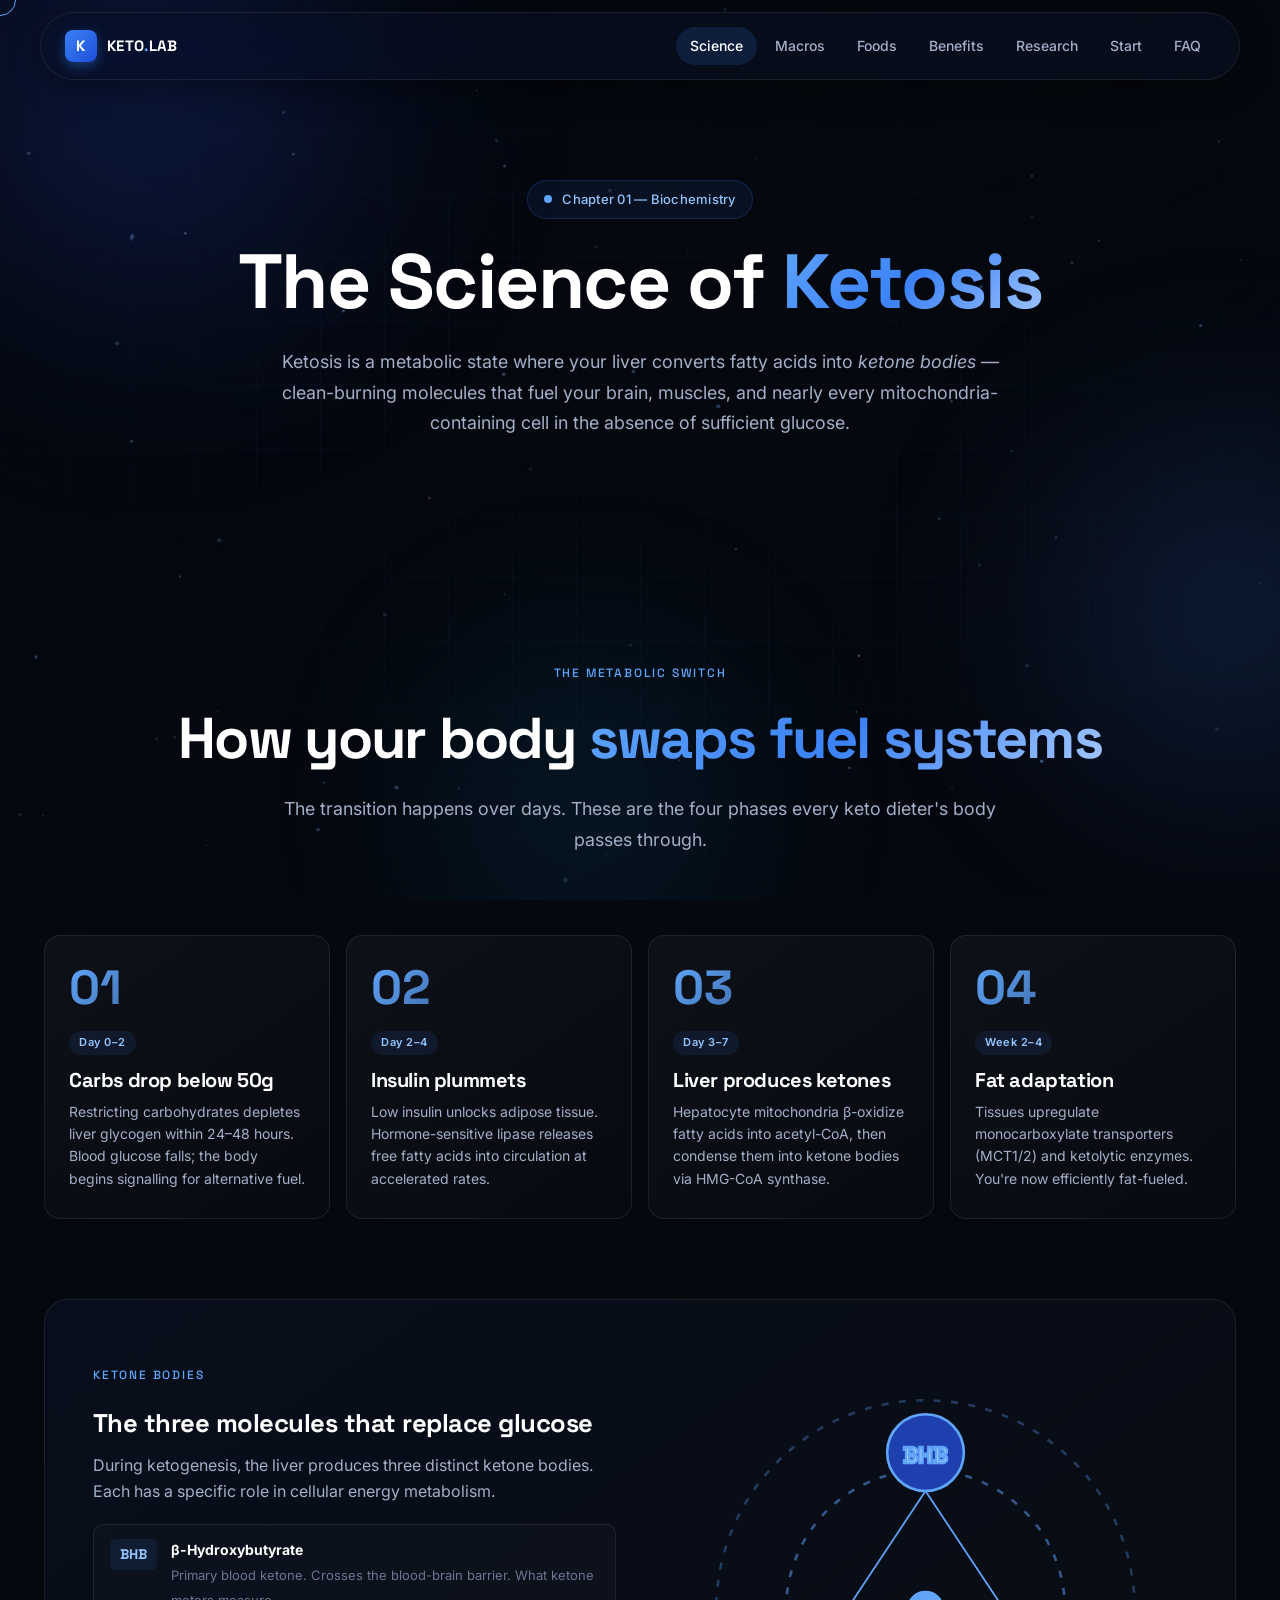
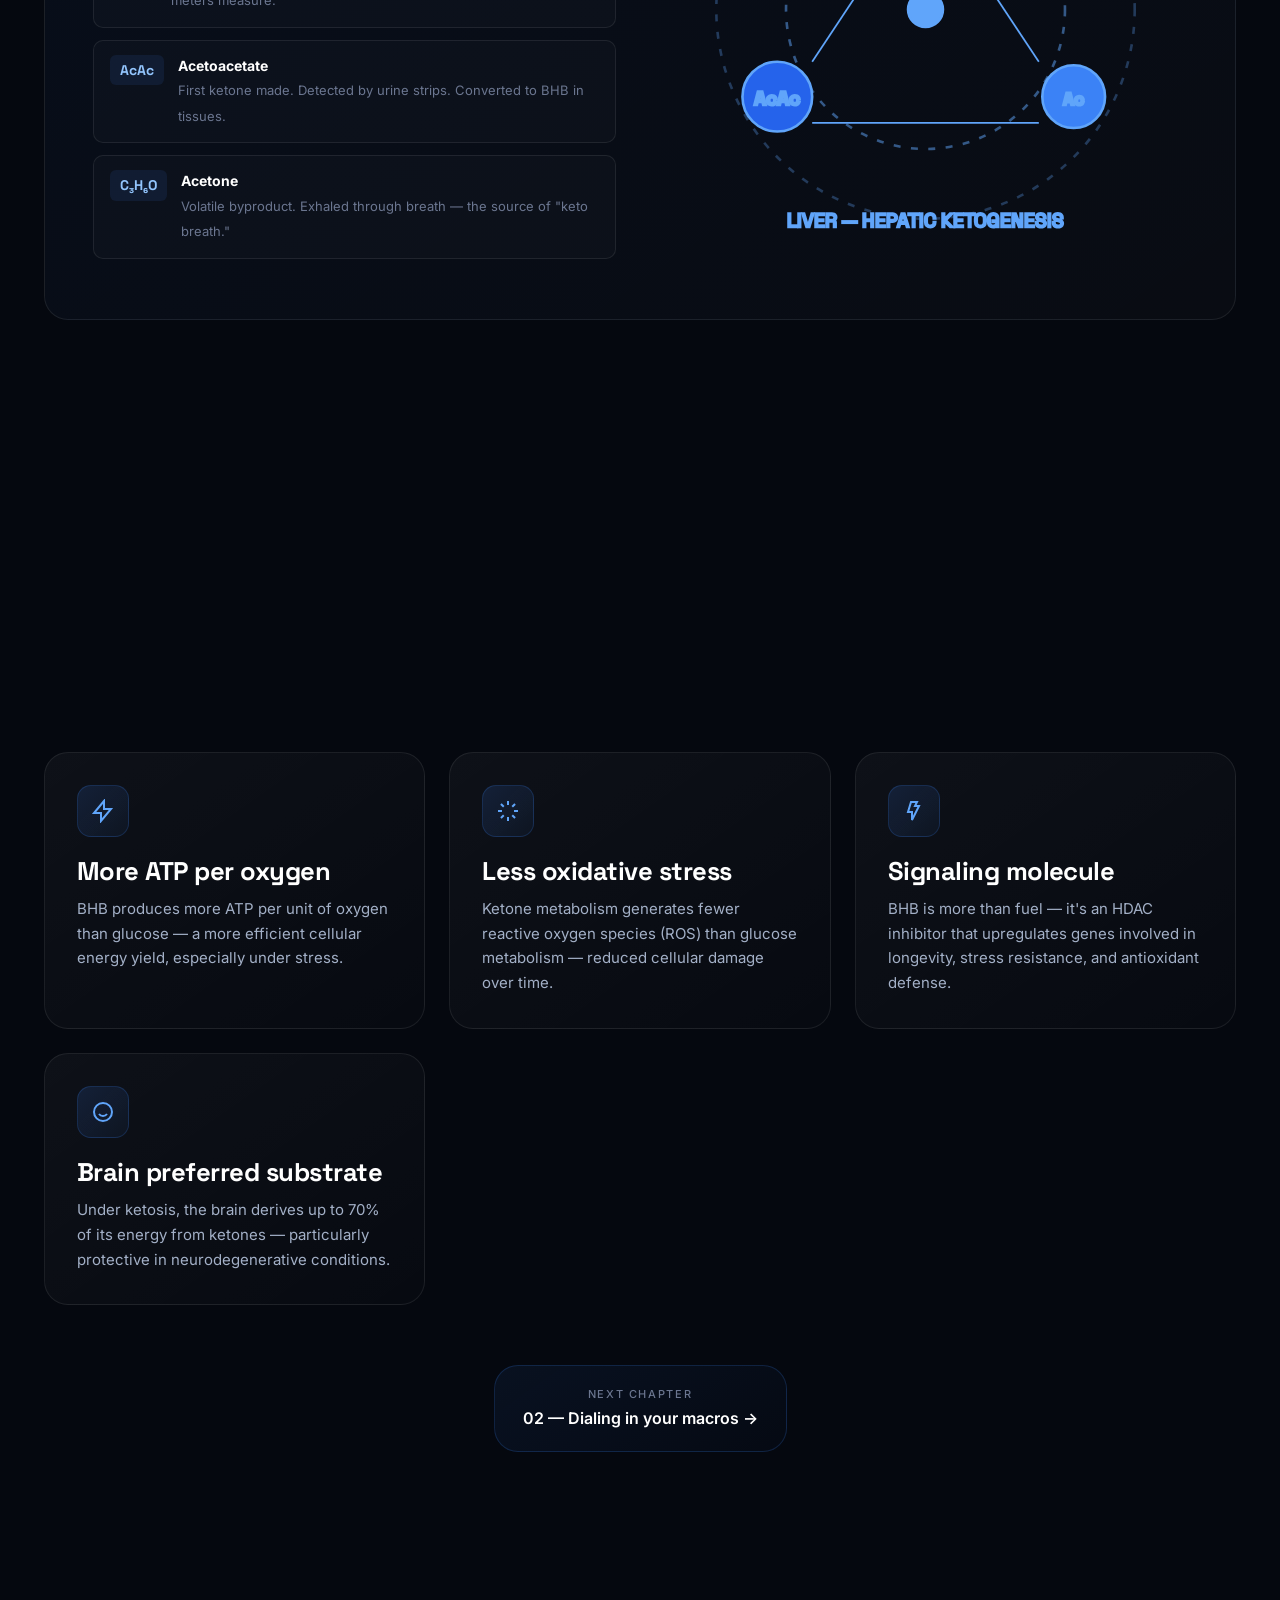
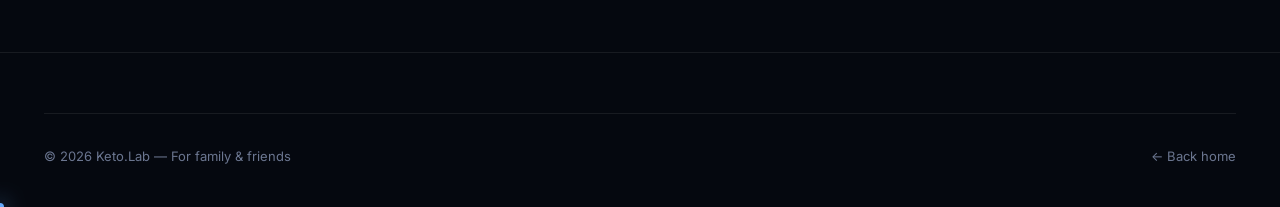
<file: science.html>
<!DOCTYPE html>
<html lang="en">
<head>
<meta charset="UTF-8" />
<meta name="viewport" content="width=device-width, initial-scale=1.0" />
<title>The Science — Keto.Lab</title>
<link rel="preconnect" href="https://fonts.googleapis.com">
<link rel="preconnect" href="https://fonts.gstatic.com" crossorigin>
<link href="https://fonts.googleapis.com/css2?family=Inter:wght@300;400;500;600;700;800;900&family=Space+Grotesk:wght@400;500;600;700&display=swap" rel="stylesheet">
<link rel="stylesheet" href="css/base.css" />
<link rel="stylesheet" href="css/background.css" />
<link rel="stylesheet" href="css/nav.css" />
<link rel="stylesheet" href="css/components.css" />
<link rel="stylesheet" href="css/science.css" />
<link rel="stylesheet" href="css/misc.css" />
<link rel="stylesheet" href="css/mobile.css" />
</head>
<body>

<div class="bg-wrap" aria-hidden="true">
  <div class="bg-grid"></div>
  <div class="bg-blob blob-1"></div>
  <div class="bg-blob blob-2"></div>
  <div class="bg-blob blob-3"></div>
  <canvas id="particles"></canvas>
</div>

<header class="nav">
  <div class="nav-inner">
    <a href="index.html" class="brand">
      <span class="brand-mark">K</span><span class="brand-text">KETO<span class="dot">.</span>LAB</span>
    </a>
    <nav class="nav-links">
      <a href="science.html">Science</a>
      <a href="macros.html">Macros</a>
      <a href="foods.html">Foods</a>
      <a href="benefits.html">Benefits</a>
      <a href="research.html">Research</a>
      <a href="getting-started.html">Start</a>
      <a href="faq.html">FAQ</a>
    </nav>
    <button class="menu-toggle" aria-label="Menu"><span></span><span></span><span></span></button>
  </div>
</header>

<main>

<section class="page-hero">
  <div class="container">
    <div class="eyebrow reveal"><span class="pulse"></span> Chapter 01 — Biochemistry</div>
    <h1 class="reveal">The Science of <span class="grad-text">Ketosis</span></h1>
    <p class="lead reveal">
      Ketosis is a metabolic state where your liver converts fatty acids into <em>ketone bodies</em> —
      clean-burning molecules that fuel your brain, muscles, and nearly every mitochondria-containing cell
      in the absence of sufficient glucose.
    </p>
  </div>
</section>

<section class="section">
  <div class="container">
    <div class="section-head reveal">
      <div class="tag">The Metabolic Switch</div>
      <h2>How your body <span class="grad-text">swaps fuel systems</span></h2>
      <p class="lead">The transition happens over days. These are the four phases every keto dieter's body passes through.</p>
    </div>

    <div class="science-flow">
      <div class="science-step reveal">
        <div class="ss-num">01</div>
        <div class="ss-time">Day 0–2</div>
        <h3>Carbs drop below 50g</h3>
        <p>Restricting carbohydrates depletes liver glycogen within 24–48 hours. Blood glucose falls; the body begins signalling for alternative fuel.</p>
      </div>
      <div class="science-step reveal">
        <div class="ss-num">02</div>
        <div class="ss-time">Day 2–4</div>
        <h3>Insulin plummets</h3>
        <p>Low insulin unlocks adipose tissue. Hormone-sensitive lipase releases free fatty acids into circulation at accelerated rates.</p>
      </div>
      <div class="science-step reveal">
        <div class="ss-num">03</div>
        <div class="ss-time">Day 3–7</div>
        <h3>Liver produces ketones</h3>
        <p>Hepatocyte mitochondria β-oxidize fatty acids into acetyl-CoA, then condense them into ketone bodies via HMG-CoA synthase.</p>
      </div>
      <div class="science-step reveal">
        <div class="ss-num">04</div>
        <div class="ss-time">Week 2–4</div>
        <h3>Fat adaptation</h3>
        <p>Tissues upregulate monocarboxylate transporters (MCT1/2) and ketolytic enzymes. You're now efficiently fat-fueled.</p>
      </div>
    </div>

    <div class="ketone-diagram reveal">
      <div class="kd-body">
        <div class="tag">Ketone Bodies</div>
        <h3>The three molecules that replace glucose</h3>
        <p>During ketogenesis, the liver produces three distinct ketone bodies. Each has a specific role in cellular energy metabolism.</p>
        <ul class="kd-list">
          <li>
            <span class="kd-chem">BHB</span>
            <div><b>β-Hydroxybutyrate</b><span>Primary blood ketone. Crosses the blood-brain barrier. What ketone meters measure.</span></div>
          </li>
          <li>
            <span class="kd-chem">AcAc</span>
            <div><b>Acetoacetate</b><span>First ketone made. Detected by urine strips. Converted to BHB in tissues.</span></div>
          </li>
          <li>
            <span class="kd-chem">C₃H₆O</span>
            <div><b>Acetone</b><span>Volatile byproduct. Exhaled through breath — the source of "keto breath."</span></div>
          </li>
        </ul>
      </div>
      <div class="kd-visual">
        <svg viewBox="0 0 300 300" fill="none" stroke="#60a5fa" stroke-width="1.5">
          <circle cx="150" cy="150" r="120" stroke-dasharray="4 6" opacity="0.3"/>
          <circle cx="150" cy="150" r="80" stroke-dasharray="4 6" opacity="0.5"/>
          <g>
            <circle cx="150" cy="60" r="22" fill="#1e40af"/>
            <text x="150" y="66" text-anchor="middle" fill="#fff" font-family="Space Grotesk" font-size="13" font-weight="700">BHB</text>
          </g>
          <g>
            <circle cx="65" cy="200" r="20" fill="#2563eb"/>
            <text x="65" y="205" text-anchor="middle" fill="#fff" font-family="Space Grotesk" font-size="11" font-weight="700">AcAc</text>
          </g>
          <g>
            <circle cx="235" cy="200" r="18" fill="#3b82f6"/>
            <text x="235" y="205" text-anchor="middle" fill="#fff" font-family="Space Grotesk" font-size="10" font-weight="700">Ac</text>
          </g>
          <g stroke-width="1">
            <line x1="150" y1="82" x2="85" y2="180"/>
            <line x1="150" y1="82" x2="215" y2="180"/>
            <line x1="85" y1="215" x2="215" y2="215"/>
          </g>
          <circle cx="150" cy="150" r="10" fill="#60a5fa"/>
          <text x="150" y="275" text-anchor="middle" fill="#93c5fd" font-family="Space Grotesk" font-size="11">LIVER — HEPATIC KETOGENESIS</text>
        </svg>
      </div>
    </div>
  </div>
</section>

<section class="section">
  <div class="container">
    <div class="section-head reveal">
      <div class="tag">Cellular Impact</div>
      <h2>Why ketones are <span class="grad-text">cleaner fuel</span></h2>
    </div>

    <div class="benefits-grid">
      <div class="benefit reveal">
        <div class="benefit-ico">
          <svg viewBox="0 0 24 24" fill="none" stroke="currentColor" stroke-width="2"><path d="M13 2L3 14h7v8l10-12h-7V2z"/></svg>
        </div>
        <h3>More ATP per oxygen</h3>
        <p>BHB produces more ATP per unit of oxygen than glucose — a more efficient cellular energy yield, especially under stress.</p>
      </div>
      <div class="benefit reveal">
        <div class="benefit-ico">
          <svg viewBox="0 0 24 24" fill="none" stroke="currentColor" stroke-width="2"><path d="M12 2v4M12 18v4M4.93 4.93l2.83 2.83M16.24 16.24l2.83 2.83M2 12h4M18 12h4M4.93 19.07l2.83-2.83M16.24 7.76l2.83-2.83"/></svg>
        </div>
        <h3>Less oxidative stress</h3>
        <p>Ketone metabolism generates fewer reactive oxygen species (ROS) than glucose metabolism — reduced cellular damage over time.</p>
      </div>
      <div class="benefit reveal">
        <div class="benefit-ico">
          <svg viewBox="0 0 24 24" fill="none" stroke="currentColor" stroke-width="2"><path d="M9 3h6l-2 4h4l-7 14v-8H6z"/></svg>
        </div>
        <h3>Signaling molecule</h3>
        <p>BHB is more than fuel — it's an HDAC inhibitor that upregulates genes involved in longevity, stress resistance, and antioxidant defense.</p>
      </div>
      <div class="benefit reveal">
        <div class="benefit-ico">
          <svg viewBox="0 0 24 24" fill="none" stroke="currentColor" stroke-width="2"><circle cx="12" cy="12" r="9"/><path d="M8 14s1.5 2 4 2 4-2 4-2M9 9h.01M15 9h.01"/></svg>
        </div>
        <h3>Brain preferred substrate</h3>
        <p>Under ketosis, the brain derives up to 70% of its energy from ketones — particularly protective in neurodegenerative conditions.</p>
      </div>
    </div>

    <div style="text-align:center; margin-top:60px;" class="reveal">
      <a href="macros.html" class="next-link">
        <div>
          <small>Next Chapter</small>
          <span>02 — Dialing in your macros →</span>
        </div>
      </a>
    </div>
  </div>
</section>

<footer class="site-footer">
  <div class="container">
    <div class="footer-bottom">
      <div>© 2026 Keto.Lab — For family & friends</div>
      <div><a href="index.html">← Back home</a></div>
    </div>
  </div>
</footer>

</main>

<script src="js/particles.js"></script>
<script src="js/main.js"></script>
<script src="js/reveal.js"></script>
</body>
</html>
</file>
<file: css/base.css>
/* === KETO.LAB — Base === */
:root {
  --bg: #05080f;
  --bg-2: #0a1020;
  --surface: rgba(255,255,255,0.03);
  --surface-2: rgba(255,255,255,0.06);
  --border: rgba(255,255,255,0.08);
  --border-strong: rgba(255,255,255,0.14);
  --text: #ffffff;
  --text-dim: #a3b0c7;
  --text-muted: #6b7690;
  --blue-50: #eff6ff;
  --blue-300: #93c5fd;
  --blue-400: #60a5fa;
  --blue-500: #3b82f6;
  --blue-600: #2563eb;
  --blue-700: #1d4ed8;
  --blue-glow: #3b82f6;
  --accent: #4f9fff;
  --success: #10b981;
  --danger: #ef4444;
  --radius: 16px;
  --radius-lg: 24px;
  --radius-sm: 10px;
  --font-sans: 'Inter', system-ui, -apple-system, sans-serif;
  --font-display: 'Space Grotesk', 'Inter', sans-serif;
  --ease: cubic-bezier(0.4, 0, 0.2, 1);
  --ease-out: cubic-bezier(0.16, 1, 0.3, 1);
}

* { box-sizing: border-box; margin: 0; padding: 0; }

html { scroll-behavior: smooth; }

body {
  font-family: var(--font-sans);
  background: var(--bg);
  color: var(--text);
  line-height: 1.6;
  -webkit-font-smoothing: antialiased;
  -moz-osx-font-smoothing: grayscale;
  overflow-x: hidden;
  min-height: 100vh;
  position: relative;
}

::selection { background: var(--blue-500); color: #fff; }

a { color: inherit; text-decoration: none; }
button { font: inherit; cursor: pointer; border: 0; background: none; color: inherit; }
ul, ol { list-style: none; }
img, svg { max-width: 100%; display: block; }

h1, h2, h3, h4 {
  font-family: var(--font-display);
  font-weight: 700;
  letter-spacing: -0.02em;
  line-height: 1.1;
}

h1 { font-size: clamp(2.5rem, 6vw, 5.5rem); }
h2 { font-size: clamp(2rem, 4.5vw, 3.75rem); letter-spacing: -0.03em; }
h3 { font-size: clamp(1.25rem, 2vw, 1.75rem); }

.container { width: 100%; max-width: 1240px; margin: 0 auto; padding: 0 24px; }

.grad-text {
  background: linear-gradient(135deg, #60a5fa 0%, #3b82f6 50%, #a5c8ff 100%);
  -webkit-background-clip: text;
  background-clip: text;
  -webkit-text-fill-color: transparent;
}

.eyebrow {
  display: inline-flex; align-items: center; gap: 10px;
  padding: 8px 16px;
  background: rgba(59, 130, 246, 0.08);
  border: 1px solid rgba(59, 130, 246, 0.2);
  border-radius: 100px;
  font-size: 13px; font-weight: 500;
  color: var(--blue-300);
  letter-spacing: 0.02em;
}
.pulse {
  width: 8px; height: 8px; border-radius: 50%;
  background: var(--blue-400);
  box-shadow: 0 0 0 0 rgba(59, 130, 246, 0.7);
  animation: pulse 2s infinite;
}
@keyframes pulse {
  0% { box-shadow: 0 0 0 0 rgba(59, 130, 246, 0.7); }
  70% { box-shadow: 0 0 0 10px rgba(59, 130, 246, 0); }
  100% { box-shadow: 0 0 0 0 rgba(59, 130, 246, 0); }
}

.tag {
  display: inline-block;
  font-family: var(--font-display);
  font-size: 12px; font-weight: 500;
  color: var(--blue-400);
  letter-spacing: 0.15em;
  text-transform: uppercase;
  margin-bottom: 24px;
}

.btn {
  display: inline-flex; align-items: center; gap: 10px;
  padding: 14px 28px;
  border-radius: 100px;
  font-weight: 600; font-size: 15px;
  letter-spacing: -0.01em;
  transition: all 0.3s var(--ease-out);
  white-space: nowrap;
}
.btn-primary {
  background: linear-gradient(135deg, #3b82f6, #2563eb);
  color: #fff;
  box-shadow: 0 8px 24px rgba(59, 130, 246, 0.35), inset 0 1px 0 rgba(255,255,255,0.2);
}
.btn-primary:hover {
  transform: translateY(-2px);
  box-shadow: 0 12px 32px rgba(59, 130, 246, 0.5);
}
.btn-ghost {
  background: rgba(255,255,255,0.04);
  border: 1px solid var(--border-strong);
  color: var(--text);
}
.btn-ghost:hover {
  background: rgba(255,255,255,0.08);
  border-color: var(--blue-400);
}

.lead {
  font-size: clamp(1.05rem, 1.4vw, 1.25rem);
  color: var(--text-dim);
  max-width: 720px;
  margin: 24px auto 0;
  line-height: 1.7;
}

.section {
  padding: 120px 0;
  position: relative;
}
.section-head {
  text-align: center;
  margin-bottom: 80px;
}
.section-head h2 em { font-style: normal; color: var(--blue-400); }

@media (max-width: 768px) {
  .section { padding: 80px 0; }
  .section-head { margin-bottom: 56px; }
}
</file>
<file: css/background.css>
/* === Animated Background === */
.bg-wrap {
  position: fixed;
  inset: 0;
  z-index: -1;
  overflow: hidden;
  pointer-events: none;
}

.bg-grid {
  position: absolute;
  inset: 0;
  background-image:
    linear-gradient(rgba(59, 130, 246, 0.035) 1px, transparent 1px),
    linear-gradient(90deg, rgba(59, 130, 246, 0.035) 1px, transparent 1px);
  background-size: 64px 64px;
  mask-image: radial-gradient(ellipse at center, black 40%, transparent 80%);
  -webkit-mask-image: radial-gradient(ellipse at center, black 40%, transparent 80%);
}

.bg-blob {
  position: absolute;
  border-radius: 50%;
  filter: blur(100px);
  opacity: 0.4;
  animation: drift 20s ease-in-out infinite;
}
.blob-1 {
  width: 600px; height: 600px;
  background: radial-gradient(circle, #1e40af, transparent 70%);
  top: -200px; left: -150px;
}
.blob-2 {
  width: 500px; height: 500px;
  background: radial-gradient(circle, #3b82f6, transparent 70%);
  top: 40%; right: -200px;
  animation-delay: -7s;
  opacity: 0.25;
}
.blob-3 {
  width: 400px; height: 400px;
  background: radial-gradient(circle, #0ea5e9, transparent 70%);
  bottom: -100px; left: 30%;
  animation-delay: -14s;
  opacity: 0.2;
}

@keyframes drift {
  0%, 100% { transform: translate(0, 0) scale(1); }
  33% { transform: translate(60px, -40px) scale(1.08); }
  66% { transform: translate(-40px, 60px) scale(0.95); }
}

#particles {
  position: absolute;
  inset: 0;
  width: 100%;
  height: 100%;
  opacity: 0.5;
}

/* Vignette overlay */
body::before {
  content: '';
  position: fixed;
  inset: 0;
  background:
    radial-gradient(ellipse at top, transparent 0%, rgba(5, 8, 15, 0.6) 100%),
    linear-gradient(to bottom, transparent 0%, var(--bg) 100%);
  pointer-events: none;
  z-index: -1;
}
</file>
<file: css/nav.css>
/* === Navigation === */
.nav {
  position: fixed;
  top: 20px;
  left: 50%;
  transform: translateX(-50%);
  width: calc(100% - 40px);
  max-width: 1200px;
  z-index: 100;
  transition: all 0.4s var(--ease-out);
}

.nav-inner {
  display: flex;
  align-items: center;
  justify-content: space-between;
  padding: 14px 24px;
  background: rgba(10, 16, 32, 0.65);
  backdrop-filter: blur(20px) saturate(180%);
  -webkit-backdrop-filter: blur(20px) saturate(180%);
  border: 1px solid var(--border);
  border-radius: 100px;
  box-shadow: 0 8px 32px rgba(0, 0, 0, 0.4);
}

.nav.scrolled .nav-inner {
  background: rgba(5, 8, 15, 0.85);
  border-color: var(--border-strong);
}

.brand {
  display: flex; align-items: center; gap: 10px;
  font-family: var(--font-display);
  font-weight: 700;
  font-size: 15px;
  letter-spacing: 0.02em;
}
.brand-mark {
  display: grid; place-items: center;
  width: 32px; height: 32px;
  background: linear-gradient(135deg, #3b82f6, #1d4ed8);
  border-radius: 8px;
  color: #fff;
  font-weight: 800;
  box-shadow: 0 4px 12px rgba(59, 130, 246, 0.4);
}
.brand-text .dot { color: var(--blue-400); }

.nav-links {
  display: flex;
  gap: 4px;
  align-items: center;
}
.nav-links a {
  padding: 8px 14px;
  font-size: 14px;
  font-weight: 500;
  color: var(--text-dim);
  border-radius: 100px;
  transition: all 0.25s var(--ease);
  position: relative;
}
.nav-links a:hover { color: var(--text); background: rgba(255,255,255,0.05); }
.nav-links a.active {
  color: var(--text);
  background: rgba(59, 130, 246, 0.15);
}

.menu-toggle {
  display: none;
  flex-direction: column;
  gap: 5px;
  padding: 8px;
}
.menu-toggle span {
  display: block;
  width: 22px; height: 2px;
  background: var(--text);
  border-radius: 2px;
  transition: all 0.3s var(--ease);
}

@media (max-width: 900px) {
  .nav-links {
    position: absolute;
    top: calc(100% + 8px);
    left: 0; right: 0;
    flex-direction: column;
    align-items: stretch;
    padding: 16px;
    background: rgba(10, 16, 32, 0.95);
    backdrop-filter: blur(20px);
    border: 1px solid var(--border);
    border-radius: 20px;
    box-shadow: 0 12px 32px rgba(0,0,0,0.5);
    transform: translateY(-8px);
    opacity: 0;
    visibility: hidden;
    transition: all 0.3s var(--ease-out);
  }
  .nav-links.open {
    transform: translateY(0);
    opacity: 1;
    visibility: visible;
  }
  .menu-toggle { display: flex; }
  .menu-toggle.open span:nth-child(1) { transform: translateY(7px) rotate(45deg); }
  .menu-toggle.open span:nth-child(2) { opacity: 0; }
  .menu-toggle.open span:nth-child(3) { transform: translateY(-7px) rotate(-45deg); }
}
</file>
<file: css/hero.css>
/* === Hero === */
.hero {
  min-height: 100vh;
  padding: 160px 24px 80px;
  display: flex;
  align-items: center;
  justify-content: center;
  position: relative;
  overflow: hidden;
}

.hero-grid {
  width: 100%;
  max-width: 1240px;
  display: grid;
  grid-template-columns: 1.1fr 1fr;
  gap: 80px;
  align-items: center;
}

.hero-content { max-width: 620px; }

.hero-title {
  font-size: clamp(3rem, 7vw, 6rem);
  font-weight: 800;
  line-height: 0.95;
  letter-spacing: -0.04em;
  margin: 24px 0 28px;
}

.hero-sub {
  font-size: clamp(1.05rem, 1.4vw, 1.25rem);
  color: var(--text-dim);
  line-height: 1.65;
  max-width: 540px;
  margin-bottom: 40px;
}

.hero-cta {
  display: flex;
  gap: 14px;
  flex-wrap: wrap;
  margin-bottom: 64px;
}

.hero-stats {
  display: grid;
  grid-template-columns: repeat(3, 1fr);
  gap: 32px;
  padding-top: 32px;
  border-top: 1px solid var(--border);
}
.stat { position: relative; }
.stat-num {
  font-family: var(--font-display);
  font-size: clamp(2rem, 3.5vw, 3rem);
  font-weight: 700;
  line-height: 1;
  background: linear-gradient(180deg, #fff 0%, #7ba3d9 100%);
  -webkit-background-clip: text;
  background-clip: text;
  -webkit-text-fill-color: transparent;
  display: inline-block;
}
.stat-unit {
  font-family: var(--font-display);
  font-size: 1.5rem;
  color: var(--blue-400);
  font-weight: 600;
  margin-left: 2px;
}
.stat-label {
  margin-top: 8px;
  font-size: 13px;
  color: var(--text-muted);
  line-height: 1.4;
}

/* Visual */
.hero-visual {
  position: relative;
  aspect-ratio: 1;
  max-width: 520px;
  margin-left: auto;
}

.orb {
  position: absolute;
  inset: 0;
  display: grid;
  place-items: center;
}
.orb-ring {
  position: absolute;
  border: 1px solid rgba(59, 130, 246, 0.2);
  border-radius: 50%;
  animation: rotate linear infinite;
}
.orb-ring::before {
  content: '';
  position: absolute;
  width: 8px; height: 8px;
  background: var(--blue-400);
  border-radius: 50%;
  top: -4px; left: 50%;
  transform: translateX(-50%);
  box-shadow: 0 0 16px var(--blue-400);
}
.ring-1 { width: 90%; height: 90%; animation-duration: 20s; }
.ring-2 { width: 70%; height: 70%; animation-duration: 15s; animation-direction: reverse; border-color: rgba(59, 130, 246, 0.3); }
.ring-3 { width: 50%; height: 50%; animation-duration: 10s; border-color: rgba(59, 130, 246, 0.4); }

@keyframes rotate {
  to { transform: rotate(360deg); }
}

.orb-core {
  width: 30%;
  aspect-ratio: 1;
  background: radial-gradient(circle at 30% 30%, #60a5fa, #1e40af 60%, #0a1428);
  border-radius: 50%;
  box-shadow:
    0 0 80px rgba(59, 130, 246, 0.6),
    inset 0 0 40px rgba(255, 255, 255, 0.15);
  display: grid;
  place-items: center;
  animation: pulseOrb 4s ease-in-out infinite;
  position: relative;
  z-index: 2;
}
.orb-core::after {
  content: '';
  position: absolute;
  inset: -20%;
  border-radius: 50%;
  background: radial-gradient(circle, rgba(59, 130, 246, 0.3), transparent 60%);
  z-index: -1;
  animation: breathe 4s ease-in-out infinite;
}
@keyframes pulseOrb {
  0%, 100% { transform: scale(1); }
  50% { transform: scale(1.05); }
}
@keyframes breathe {
  0%, 100% { opacity: 0.6; }
  50% { opacity: 1; }
}

.molecule { width: 70%; animation: spinSlow 20s linear infinite; }
@keyframes spinSlow { to { transform: rotate(360deg); } }

.float-card {
  position: absolute;
  background: rgba(10, 16, 32, 0.7);
  backdrop-filter: blur(20px);
  -webkit-backdrop-filter: blur(20px);
  border: 1px solid var(--border-strong);
  border-radius: var(--radius);
  padding: 14px 18px;
  min-width: 160px;
  box-shadow: 0 12px 32px rgba(0,0,0,0.4);
  animation: float 6s ease-in-out infinite;
}
.card-a { top: 10%; left: -8%; animation-delay: 0s; }
.card-b { bottom: 18%; right: -8%; animation-delay: -2s; }
.card-c { bottom: 6%; left: 10%; animation-delay: -4s; }

@keyframes float {
  0%, 100% { transform: translateY(0); }
  50% { transform: translateY(-14px); }
}

.fc-label {
  font-size: 11px;
  color: var(--text-muted);
  text-transform: uppercase;
  letter-spacing: 0.1em;
  margin-bottom: 4px;
}
.fc-val {
  font-family: var(--font-display);
  font-size: 22px;
  font-weight: 700;
  color: var(--text);
}
.fc-val span {
  font-size: 12px;
  color: var(--text-muted);
  font-weight: 500;
  margin-left: 2px;
}
.fc-val.green { color: var(--success); font-size: 16px; letter-spacing: 0.1em; }
.fc-bar {
  margin-top: 8px;
  height: 4px;
  background: rgba(255,255,255,0.06);
  border-radius: 2px;
  overflow: hidden;
}
.fc-bar span {
  display: block;
  height: 100%;
  background: linear-gradient(90deg, #3b82f6, #60a5fa);
  border-radius: 2px;
}

.scroll-hint {
  position: absolute;
  bottom: 24px;
  left: 50%;
  transform: translateX(-50%);
  display: flex;
  flex-direction: column;
  align-items: center;
  gap: 10px;
  font-size: 11px;
  color: var(--text-muted);
  text-transform: uppercase;
  letter-spacing: 0.2em;
}
.scroll-line {
  width: 1px;
  height: 36px;
  background: linear-gradient(to bottom, transparent, var(--blue-400));
  position: relative;
  overflow: hidden;
}
.scroll-line::after {
  content: '';
  position: absolute;
  top: -50%;
  width: 100%; height: 50%;
  background: var(--blue-300);
  animation: scrollDown 2s ease-in-out infinite;
}
@keyframes scrollDown {
  0% { top: -50%; } 100% { top: 100%; }
}

@media (max-width: 900px) {
  .hero-grid { grid-template-columns: 1fr; gap: 60px; }
  .hero-visual { max-width: 380px; margin: 0 auto; }
  .hero-stats { grid-template-columns: repeat(3, 1fr); gap: 16px; }
  .stat-num { font-size: 1.75rem; }
  .float-card { padding: 10px 14px; min-width: 130px; }
  .fc-val { font-size: 18px; }
}
</file>
<file: css/components.css>
/* === Reusable Components === */

/* Glass cards */
.glass {
  background: linear-gradient(145deg, rgba(255,255,255,0.04), rgba(255,255,255,0.01));
  backdrop-filter: blur(10px);
  -webkit-backdrop-filter: blur(10px);
  border: 1px solid var(--border);
  border-radius: var(--radius-lg);
  transition: all 0.4s var(--ease-out);
}
.glass:hover {
  border-color: var(--border-strong);
  transform: translateY(-4px);
  box-shadow: 0 20px 40px rgba(0,0,0,0.3);
}

/* Card grid */
.card-grid {
  display: grid;
  grid-template-columns: repeat(auto-fit, minmax(280px, 1fr));
  gap: 24px;
}

/* Feature/benefit card */
.benefit, .feature-card {
  padding: 32px;
  background: linear-gradient(145deg, rgba(255,255,255,0.04), rgba(255,255,255,0.01));
  border: 1px solid var(--border);
  border-radius: var(--radius-lg);
  transition: all 0.4s var(--ease-out);
  position: relative;
  overflow: hidden;
}
.benefit::before, .feature-card::before {
  content: '';
  position: absolute;
  inset: 0;
  background: radial-gradient(circle at var(--x, 50%) var(--y, 0%), rgba(59, 130, 246, 0.12), transparent 50%);
  opacity: 0;
  transition: opacity 0.4s;
  pointer-events: none;
}
.benefit:hover, .feature-card:hover {
  border-color: rgba(59, 130, 246, 0.3);
  transform: translateY(-6px);
  box-shadow: 0 24px 48px rgba(0,0,0,0.35);
}
.benefit:hover::before, .feature-card:hover::before { opacity: 1; }

.benefit-ico, .feature-ico {
  width: 52px; height: 52px;
  display: grid; place-items: center;
  background: linear-gradient(135deg, rgba(59, 130, 246, 0.15), rgba(59, 130, 246, 0.05));
  border: 1px solid rgba(59, 130, 246, 0.2);
  border-radius: 14px;
  color: var(--blue-400);
  margin-bottom: 20px;
}
.benefit-ico svg, .feature-ico svg { width: 24px; height: 24px; }
.benefit h3, .feature-card h3 { margin-bottom: 12px; }
.benefit p, .feature-card p { color: var(--text-dim); font-size: 15px; line-height: 1.65; }

/* Chips */
.chips { display: flex; flex-wrap: wrap; gap: 8px; }
.chips span {
  padding: 6px 14px;
  font-size: 13px;
  font-weight: 500;
  color: var(--blue-300);
  background: rgba(59, 130, 246, 0.08);
  border: 1px solid rgba(59, 130, 246, 0.2);
  border-radius: 100px;
}

/* Reveal animation */
.reveal {
  opacity: 0;
  transform: translateY(30px);
  transition: opacity 0.8s var(--ease-out), transform 0.8s var(--ease-out);
}
.reveal.in {
  opacity: 1;
  transform: translateY(0);
}

/* Page hero (subpage top) */
.page-hero {
  padding: 180px 24px 100px;
  text-align: center;
  position: relative;
}
.page-hero h1 {
  font-size: clamp(2.5rem, 6vw, 5rem);
  margin: 20px 0 24px;
}
.page-hero .lead {
  max-width: 720px;
  margin: 0 auto;
  font-size: clamp(1.05rem, 1.4vw, 1.25rem);
  color: var(--text-dim);
  line-height: 1.7;
}

/* Footer */
.site-footer {
  border-top: 1px solid var(--border);
  padding: 60px 0 40px;
  margin-top: 80px;
}
.footer-grid {
  display: grid;
  grid-template-columns: 2fr 1fr 1fr 1fr;
  gap: 40px;
  margin-bottom: 40px;
}
.footer-col h4 {
  font-size: 12px;
  color: var(--text-muted);
  text-transform: uppercase;
  letter-spacing: 0.15em;
  margin-bottom: 16px;
  font-family: var(--font-sans);
  font-weight: 600;
}
.footer-col ul li { margin-bottom: 8px; }
.footer-col a {
  color: var(--text-dim);
  font-size: 14px;
  transition: color 0.2s;
}
.footer-col a:hover { color: var(--blue-300); }
.footer-about p {
  color: var(--text-muted);
  font-size: 13px;
  margin-top: 16px;
  line-height: 1.6;
  max-width: 320px;
}
.footer-bottom {
  padding-top: 32px;
  border-top: 1px solid var(--border);
  display: flex;
  justify-content: space-between;
  align-items: center;
  font-size: 13px;
  color: var(--text-muted);
  gap: 20px;
  flex-wrap: wrap;
}

@media (max-width: 700px) {
  .footer-grid { grid-template-columns: 1fr 1fr; }
  .footer-about { grid-column: span 2; }
}

/* Next-page link */
.next-link {
  display: inline-flex;
  align-items: center;
  gap: 12px;
  padding: 20px 28px;
  background: linear-gradient(145deg, rgba(59, 130, 246, 0.08), rgba(59, 130, 246, 0.02));
  border: 1px solid rgba(59, 130, 246, 0.2);
  border-radius: var(--radius-lg);
  transition: all 0.3s var(--ease-out);
  font-weight: 600;
}
.next-link:hover {
  background: rgba(59, 130, 246, 0.12);
  border-color: var(--blue-400);
  transform: translateX(6px);
}
.next-link small {
  display: block;
  font-size: 11px;
  color: var(--text-muted);
  text-transform: uppercase;
  letter-spacing: 0.15em;
  font-weight: 500;
  margin-bottom: 2px;
}

/* Cursor dot for interactive feel */
.cursor-dot {
  position: fixed;
  width: 8px; height: 8px;
  background: var(--blue-400);
  border-radius: 50%;
  pointer-events: none;
  z-index: 9999;
  mix-blend-mode: screen;
  transition: transform 0.15s var(--ease-out);
  transform: translate(-50%, -50%);
  box-shadow: 0 0 20px var(--blue-400);
  opacity: 0;
}
.cursor-ring {
  position: fixed;
  width: 32px; height: 32px;
  border: 1px solid var(--blue-400);
  border-radius: 50%;
  pointer-events: none;
  z-index: 9998;
  transition: transform 0.3s var(--ease-out), width 0.3s, height 0.3s, opacity 0.3s;
  transform: translate(-50%, -50%);
  opacity: 0;
}
@media (hover: hover) {
  .cursor-dot, .cursor-ring { opacity: 1; }
}
</file>
<file: css/misc.css>
/* === Misc section styles (keto-flu, faq, start) === */

/* Keto flu */
.flu-wrap {
  display: grid;
  grid-template-columns: 1fr 1fr;
  gap: 28px;
}
.flu-card {
  padding: 36px;
  background: linear-gradient(145deg, rgba(255,255,255,0.04), rgba(255,255,255,0.01));
  border: 1px solid var(--border);
  border-radius: var(--radius-lg);
}
.flu-card.symptoms {
  background: linear-gradient(145deg, rgba(239, 68, 68, 0.05), rgba(255,255,255,0.02));
  border-color: rgba(239, 68, 68, 0.15);
}
.flu-card.fix {
  background: linear-gradient(145deg, rgba(16, 185, 129, 0.05), rgba(255,255,255,0.02));
  border-color: rgba(16, 185, 129, 0.15);
}
.flu-card h3 { margin-bottom: 20px; }
.flu-note {
  margin-top: 20px;
  padding: 14px 18px;
  background: rgba(255,255,255,0.03);
  border-left: 3px solid var(--blue-400);
  border-radius: 8px;
  font-size: 13px;
  color: var(--text-dim);
  line-height: 1.6;
}

.fix-list { display: grid; gap: 14px; }
.fix-list li {
  display: flex;
  gap: 16px;
  align-items: center;
  padding: 16px;
  background: rgba(255,255,255,0.02);
  border: 1px solid var(--border);
  border-radius: var(--radius-sm);
}
.fix-k {
  width: 48px; height: 48px;
  display: grid; place-items: center;
  background: linear-gradient(135deg, rgba(16, 185, 129, 0.2), rgba(16, 185, 129, 0.05));
  border: 1px solid rgba(16, 185, 129, 0.3);
  border-radius: 12px;
  font-family: var(--font-display);
  font-weight: 700;
  color: var(--success);
  font-size: 14px;
  flex-shrink: 0;
}
.fix-list li b { display: block; color: var(--text); margin-bottom: 2px; font-size: 14px; }
.fix-list li span { font-size: 13px; color: var(--text-muted); }

@media (max-width: 800px) {
  .flu-wrap { grid-template-columns: 1fr; }
  .flu-card { padding: 24px; }
}

/* Getting started / timeline */
.timeline {
  max-width: 820px;
  margin: 0 auto;
  position: relative;
}
.timeline::before {
  content: '';
  position: absolute;
  left: 30px;
  top: 20px;
  bottom: 20px;
  width: 2px;
  background: linear-gradient(180deg, var(--blue-400), transparent);
}
.tl-step {
  position: relative;
  padding: 0 0 40px 80px;
}
.tl-step:last-child { padding-bottom: 0; }
.tl-dot {
  position: absolute;
  left: 0; top: 0;
  width: 60px; height: 60px;
  display: grid; place-items: center;
  background: linear-gradient(135deg, #3b82f6, #1d4ed8);
  border-radius: 50%;
  font-family: var(--font-display);
  font-weight: 700;
  font-size: 20px;
  color: #fff;
  box-shadow: 0 8px 24px rgba(59, 130, 246, 0.4);
  border: 3px solid var(--bg);
  z-index: 2;
}
.tl-card {
  padding: 24px 28px;
  background: linear-gradient(145deg, rgba(255,255,255,0.04), rgba(255,255,255,0.01));
  border: 1px solid var(--border);
  border-radius: var(--radius);
  transition: all 0.3s var(--ease-out);
}
.tl-card:hover {
  border-color: rgba(59, 130, 246, 0.3);
  transform: translateX(6px);
}
.tl-card h4 { font-size: 1.15rem; margin-bottom: 8px; }
.tl-card p { color: var(--text-dim); font-size: 14px; line-height: 1.65; }

@media (max-width: 600px) {
  .timeline::before { left: 22px; }
  .tl-step { padding-left: 64px; }
  .tl-dot { width: 44px; height: 44px; font-size: 16px; }
}

/* FAQ */
.faq {
  max-width: 820px;
  margin: 0 auto;
  display: grid;
  gap: 12px;
}
.faq details {
  background: linear-gradient(145deg, rgba(255,255,255,0.04), rgba(255,255,255,0.01));
  border: 1px solid var(--border);
  border-radius: var(--radius);
  overflow: hidden;
  transition: all 0.3s var(--ease-out);
}
.faq details[open] {
  border-color: rgba(59, 130, 246, 0.3);
  background: linear-gradient(145deg, rgba(59, 130, 246, 0.06), rgba(255,255,255,0.02));
}
.faq summary {
  padding: 22px 26px;
  font-weight: 600;
  font-size: 16px;
  cursor: pointer;
  list-style: none;
  display: flex;
  justify-content: space-between;
  align-items: center;
  gap: 16px;
  transition: color 0.25s;
}
.faq summary::-webkit-details-marker { display: none; }
.faq summary::after {
  content: '+';
  font-size: 24px;
  font-weight: 300;
  color: var(--blue-400);
  transition: transform 0.3s var(--ease-out);
}
.faq details[open] summary::after { transform: rotate(45deg); }
.faq details p {
  padding: 0 26px 24px;
  color: var(--text-dim);
  font-size: 15px;
  line-height: 1.7;
}

/* Final CTA */
.final-cta {
  padding: 120px 24px;
  text-align: center;
  position: relative;
}
.final-cta h2 { margin-bottom: 20px; }
.final-cta p {
  color: var(--text-dim);
  font-size: clamp(1rem, 1.3vw, 1.2rem);
  max-width: 600px;
  margin: 0 auto 40px;
}
.cta-box {
  max-width: 900px;
  margin: 0 auto;
  padding: 80px 40px;
  background: linear-gradient(145deg, rgba(59, 130, 246, 0.08), rgba(255,255,255,0.02));
  border: 1px solid rgba(59, 130, 246, 0.2);
  border-radius: var(--radius-lg);
  position: relative;
  overflow: hidden;
}
.cta-box::before {
  content: '';
  position: absolute;
  inset: 0;
  background: radial-gradient(circle at 20% 20%, rgba(59, 130, 246, 0.2), transparent 50%);
  pointer-events: none;
}

.benefits-grid {
  display: grid;
  grid-template-columns: repeat(auto-fit, minmax(300px, 1fr));
  gap: 24px;
}
</file>
<file: css/mobile.css>
/* === Mobile refinements === */

/* Prevent horizontal scroll globally */
html, body { max-width: 100vw; overflow-x: hidden; }

@media (max-width: 1024px) {
  .container { padding: 0 20px; }
}

/* ---- Nav ---- */
@media (max-width: 900px) {
  .nav { top: 12px; width: calc(100% - 24px); }
  .nav-inner { padding: 10px 14px 10px 18px; }
  .brand-text { font-size: 14px; }
  .brand-mark { width: 28px; height: 28px; font-size: 14px; }
}

/* ---- Hero ---- */
@media (max-width: 900px) {
  .hero { padding: 130px 20px 60px; min-height: auto; }
  .hero-grid { grid-template-columns: 1fr; gap: 48px; }
  .hero-content { max-width: 100%; text-align: left; }
  .hero-title {
    font-size: clamp(2.25rem, 10vw, 3.5rem);
    line-height: 1;
  }
  .hero-sub { font-size: 1rem; max-width: 100%; margin-bottom: 28px; }
  .hero-cta { margin-bottom: 40px; }
  .hero-cta .btn { flex: 1; justify-content: center; min-width: 140px; }

  .hero-stats {
    grid-template-columns: repeat(3, 1fr);
    gap: 10px;
    padding-top: 24px;
  }
  .stat-num {
    font-size: clamp(1.25rem, 6vw, 1.75rem);
  }
  .stat-unit { font-size: 1rem; }
  .stat-label { font-size: 11px; }

  /* Hero visual — contain within viewport */
  .hero-visual {
    max-width: 320px;
    aspect-ratio: 1;
    margin: 0 auto;
    position: relative;
    padding: 20px;
  }
  .float-card { padding: 8px 12px; min-width: 110px; font-size: 12px; }
  .fc-val { font-size: 15px; }
  .fc-val span { font-size: 10px; }
  .fc-label { font-size: 9px; }
  .card-a { top: 0; left: -4px; }
  .card-b { bottom: 8%; right: -4px; }
  .card-c { bottom: -4px; left: 14%; }
  .scroll-hint { display: none; }
}

@media (max-width: 480px) {
  .hero-stats { grid-template-columns: 1fr 1fr 1fr; gap: 6px; }
  .hero-stats .stat { min-width: 0; }
  .stat-num { font-size: 1.25rem; }
  .stat-unit { font-size: 0.85rem; margin-left: 1px; }
  .stat-label { font-size: 10px; line-height: 1.3; }

  .hero-visual { max-width: 280px; padding: 10px; }
  .float-card { min-width: 96px; padding: 7px 10px; }
  .fc-val { font-size: 13px; }
}

/* ---- Page hero (subpages) ---- */
@media (max-width: 900px) {
  .page-hero { padding: 120px 20px 60px; }
  .page-hero h1 { font-size: clamp(2rem, 9vw, 3rem); margin: 16px 0 20px; }
  .page-hero .lead { font-size: 0.98rem; line-height: 1.65; }
}

/* ---- Section spacing ---- */
@media (max-width: 900px) {
  .section { padding: 72px 0; }
  .section-head { margin-bottom: 48px; }
  .section-head h2 { font-size: clamp(1.75rem, 6.5vw, 2.5rem); }
  .lead { font-size: 0.98rem; line-height: 1.65; }
  .tag { font-size: 11px; margin-bottom: 16px; }
}

/* ---- Buttons touch targets ---- */
@media (max-width: 900px) {
  .btn { padding: 13px 22px; font-size: 14px; min-height: 44px; }
}

/* ---- Benefits grid ---- */
@media (max-width: 700px) {
  .benefits-grid { grid-template-columns: 1fr; gap: 16px; }
  .benefit, .feature-card { padding: 24px; }
  .benefit h3, .feature-card h3 { font-size: 1.15rem; }
  .benefit p, .feature-card p { font-size: 14px; }
  .benefit-ico, .feature-ico { width: 44px; height: 44px; margin-bottom: 16px; }
  .benefit-ico svg, .feature-ico svg { width: 20px; height: 20px; }
}

/* ---- Science steps ---- */
@media (max-width: 900px) {
  .science-flow { grid-template-columns: 1fr 1fr; gap: 12px; }
  .science-step { padding: 20px 18px; }
  .ss-num { font-size: 36px; margin-bottom: 12px; }
  .science-step h3 { font-size: 1.05rem; }
  .science-step p { font-size: 13px; }
}
@media (max-width: 520px) {
  .science-flow { grid-template-columns: 1fr; }
}

/* ---- Ketone diagram ---- */
@media (max-width: 900px) {
  .ketone-diagram { padding: 28px 22px; gap: 28px; margin-top: 56px; }
  .kd-list li { padding: 12px; gap: 10px; }
  .kd-list .kd-chem { font-size: 12px; padding: 3px 8px; }
  .kd-visual { max-width: 280px; margin: 0 auto; }
}

/* ---- Macros ---- */
@media (max-width: 900px) {
  .macros-grid { grid-template-columns: 1fr; gap: 20px; }
  .macro-card { padding: 32px 24px; }
  .donut { width: 150px; height: 150px; }
  .dc-num { font-size: 44px; }
  .dc-unit { font-size: 13px; }
}

/* ---- Calculator ---- */
@media (max-width: 800px) {
  .calc { padding: 24px 20px; margin-top: 56px; }
  .calc-grid { grid-template-columns: 1fr; gap: 24px; }
  .calc-inputs { gap: 16px; }
  .calc-field input, .calc-field select {
    padding: 12px 14px; font-size: 16px; /* prevent iOS zoom */
  }
  .calc-results { padding: 20px; gap: 12px; }
  .calc-result-val { font-size: 20px; }
  .calc-result-label { font-size: 13px; }
}

/* ---- Foods ---- */
@media (max-width: 800px) {
  .foods-grid { grid-template-columns: 1fr; gap: 20px; }
  .food-col { padding: 24px 20px; }
  .food-header h3 { font-size: 1.3rem; }
  .food-icon { width: 38px; height: 38px; font-size: 17px; }
  .food-list li { padding: 12px 14px; }
  .food-list li b { font-size: 13px; }
  .food-list li span { font-size: 12px; }
}

/* ---- Meals ---- */
@media (max-width: 700px) {
  .meals { grid-template-columns: 1fr; gap: 16px; margin-top: 40px; }
  .meal { padding: 22px 20px; }
  .meal-macros { flex-wrap: wrap; gap: 8px; }
}

/* ---- Studies ---- */
@media (max-width: 800px) {
  .studies { grid-template-columns: 1fr; gap: 16px; }
  .study { padding: 24px 20px; }
  .study h3 { font-size: 1.15rem; }
  .study p { font-size: 13.5px; }
}

/* Findings grid */
@media (max-width: 700px) {
  .findings { padding: 32px 22px; margin-top: 56px; }
  .findings-grid { grid-template-columns: 1fr 1fr; gap: 18px; }
  .finding-num { font-size: 2.25rem; }
  .finding-label { font-size: 12px; }
}

/* ---- Keto flu ---- */
@media (max-width: 800px) {
  .flu-wrap { grid-template-columns: 1fr; gap: 20px; }
  .flu-card { padding: 26px 22px; }
  .chips span { font-size: 12px; padding: 5px 11px; }
  .fix-list li { padding: 14px; gap: 12px; }
  .fix-k { width: 40px; height: 40px; font-size: 12px; }
  .fix-list li b { font-size: 13px; }
  .fix-list li span { font-size: 12px; }
}

/* ---- Timeline ---- */
@media (max-width: 600px) {
  .timeline::before { left: 20px; }
  .tl-step { padding-left: 60px; padding-bottom: 28px; }
  .tl-dot { width: 42px; height: 42px; font-size: 15px; border-width: 3px; }
  .tl-card { padding: 20px 22px; }
  .tl-card h4 { font-size: 1.05rem; }
  .tl-card p { font-size: 13.5px; }
}

/* ---- FAQ ---- */
@media (max-width: 700px) {
  .faq summary { padding: 18px 20px; font-size: 14.5px; gap: 12px; }
  .faq summary::after { font-size: 20px; }
  .faq details p { padding: 0 20px 20px; font-size: 14px; line-height: 1.65; }
}

/* ---- CTA box ---- */
@media (max-width: 700px) {
  .cta-box { padding: 48px 24px; }
  .cta-box h2 { font-size: clamp(1.5rem, 7vw, 2rem) !important; }
  .cta-box p { font-size: 0.95rem; }
  .final-cta { padding: 72px 20px; }
}

/* ---- Footer ---- */
@media (max-width: 700px) {
  .site-footer { padding: 40px 0 32px; margin-top: 48px; }
  .footer-grid { grid-template-columns: 1fr; gap: 32px; }
  .footer-about { grid-column: auto; }
  .footer-bottom { flex-direction: column; gap: 12px; text-align: center; font-size: 12px; }
}

/* ---- Next-link ---- */
@media (max-width: 600px) {
  .next-link { padding: 16px 22px; font-size: 14px; width: 100%; justify-content: center; box-sizing: border-box; }
}

/* ---- Hide expensive effects on mobile ---- */
@media (max-width: 768px) {
  .cursor-dot, .cursor-ring { display: none !important; }
  .bg-blob { opacity: 0.18; filter: blur(70px); }
  .bg-grid { background-size: 40px 40px; }
}

/* Lower particle opacity to keep text readable */
@media (max-width: 600px) {
  #particles { opacity: 0.3; }
}

/* Touch device tweaks — disable lift-on-hover that feels stuck on tap */
@media (hover: none) {
  .benefit:hover, .feature-card:hover, .study:hover,
  .macro-card:hover, .food-col:hover, .glass:hover,
  .tl-card:hover, .science-step:hover, .next-link:hover {
    transform: none;
  }
  .food-list li:hover { transform: none; }
}

/* Safe area for devices with notches */
@supports (padding: max(0px)) {
  .nav { top: max(12px, env(safe-area-inset-top)); }
  .hero { padding-left: max(20px, env(safe-area-inset-left));
          padding-right: max(20px, env(safe-area-inset-right)); }
}

/* Reduce motion respect */
@media (prefers-reduced-motion: reduce) {
  *, *::before, *::after {
    animation-duration: 0.01ms !important;
    animation-iteration-count: 1 !important;
    transition-duration: 0.01ms !important;
  }
  .bg-blob, .orb-ring, .orb-core, .molecule, .float-card, .scroll-line::after { animation: none; }
}
</file>
<file: css/foods.css>
/* === Foods page === */
.foods-grid {
  display: grid;
  grid-template-columns: 1fr 1fr;
  gap: 28px;
}
.food-col {
  padding: 36px;
  border-radius: var(--radius-lg);
  border: 1px solid var(--border);
  transition: all 0.4s var(--ease-out);
}
.food-col.eat {
  background: linear-gradient(145deg, rgba(16, 185, 129, 0.06), rgba(255,255,255,0.02));
  border-color: rgba(16, 185, 129, 0.2);
}
.food-col.avoid {
  background: linear-gradient(145deg, rgba(239, 68, 68, 0.06), rgba(255,255,255,0.02));
  border-color: rgba(239, 68, 68, 0.2);
}
.food-header {
  display: flex; align-items: center; gap: 16px;
  margin-bottom: 28px;
  padding-bottom: 20px;
  border-bottom: 1px solid var(--border);
}
.food-icon {
  width: 44px; height: 44px;
  display: grid; place-items: center;
  border-radius: 12px;
  font-weight: 700;
  font-size: 20px;
}
.food-col.eat .food-icon {
  background: rgba(16, 185, 129, 0.15);
  color: var(--success);
}
.food-col.avoid .food-icon {
  background: rgba(239, 68, 68, 0.15);
  color: var(--danger);
}
.food-list { display: grid; gap: 12px; }
.food-list li {
  padding: 14px 18px;
  background: rgba(255,255,255,0.02);
  border: 1px solid var(--border);
  border-radius: var(--radius-sm);
  transition: all 0.25s var(--ease);
}
.food-list li:hover {
  background: rgba(255,255,255,0.04);
  border-color: var(--border-strong);
  transform: translateX(4px);
}
.food-list li b {
  display: block;
  font-size: 14px;
  font-weight: 600;
  color: var(--text);
  margin-bottom: 2px;
}
.food-list li span {
  font-size: 13px;
  color: var(--text-muted);
}

@media (max-width: 800px) {
  .foods-grid { grid-template-columns: 1fr; }
  .food-col { padding: 24px; }
}

/* Meal plan grid */
.meals {
  display: grid;
  grid-template-columns: repeat(auto-fit, minmax(280px, 1fr));
  gap: 24px;
  margin-top: 60px;
}
.meal {
  padding: 28px;
  background: linear-gradient(145deg, rgba(255,255,255,0.04), rgba(255,255,255,0.01));
  border: 1px solid var(--border);
  border-radius: var(--radius-lg);
  transition: all 0.4s var(--ease-out);
}
.meal:hover {
  border-color: rgba(59, 130, 246, 0.3);
  transform: translateY(-4px);
}
.meal-time {
  font-family: var(--font-display);
  font-size: 12px;
  font-weight: 600;
  color: var(--blue-400);
  letter-spacing: 0.15em;
  text-transform: uppercase;
  margin-bottom: 10px;
}
.meal h4 { font-size: 1.15rem; margin-bottom: 14px; }
.meal ul { display: grid; gap: 6px; margin-bottom: 20px; }
.meal ul li {
  font-size: 13px;
  color: var(--text-dim);
  padding-left: 18px;
  position: relative;
}
.meal ul li::before {
  content: '';
  position: absolute;
  left: 4px; top: 9px;
  width: 6px; height: 6px;
  background: var(--blue-400);
  border-radius: 50%;
}
.meal-macros {
  display: flex;
  gap: 12px;
  padding-top: 16px;
  border-top: 1px solid var(--border);
  font-size: 12px;
  font-family: var(--font-display);
  font-weight: 600;
}
.meal-macros span { color: var(--text-muted); }
.meal-macros span b { color: var(--blue-300); }
</file>
<file: css/macros.css>
/* === Macros page === */
.macros-grid {
  display: grid;
  grid-template-columns: repeat(3, 1fr);
  gap: 28px;
}
.macro-card {
  padding: 40px 32px;
  text-align: center;
  background: linear-gradient(145deg, rgba(255,255,255,0.04), rgba(255,255,255,0.01));
  border: 1px solid var(--border);
  border-radius: var(--radius-lg);
  transition: all 0.4s var(--ease-out);
}
.macro-card:hover {
  border-color: rgba(59, 130, 246, 0.3);
  transform: translateY(-6px);
  box-shadow: 0 24px 48px rgba(0,0,0,0.3);
}

.donut {
  position: relative;
  width: 180px; height: 180px;
  margin: 0 auto 28px;
}
.donut svg { width: 100%; height: 100%; transform: rotate(-90deg); }
.donut-bg {
  fill: none;
  stroke: rgba(255,255,255,0.06);
  stroke-width: 8;
}
.donut-fg {
  fill: none;
  stroke-width: 8;
  stroke-linecap: round;
  transition: stroke-dashoffset 2s var(--ease-out);
}
.donut-fg.fat { stroke: url(#fatGrad); }
.donut-fg.protein { stroke: url(#proteinGrad); }
.donut-fg.carb { stroke: url(#carbGrad); }

.donut-center {
  position: absolute;
  inset: 0;
  display: grid;
  place-items: center;
  align-content: center;
  gap: 0;
}
.dc-num {
  font-family: var(--font-display);
  font-size: 56px;
  font-weight: 700;
  line-height: 1;
  background: linear-gradient(180deg, #fff, #93c5fd);
  -webkit-background-clip: text;
  background-clip: text;
  -webkit-text-fill-color: transparent;
}
.dc-unit {
  font-size: 16px;
  color: var(--text-muted);
  font-weight: 500;
  margin-top: 4px;
}

.macro-card h3 { margin-bottom: 12px; }
.macro-card p { color: var(--text-dim); font-size: 14px; line-height: 1.6; margin-bottom: 18px; }
.macro-meta {
  font-family: var(--font-display);
  font-size: 13px;
  font-weight: 600;
  color: var(--blue-300);
  padding-top: 16px;
  border-top: 1px solid var(--border);
}
.macro-meta span { color: var(--text-muted); font-weight: 400; }

@media (max-width: 900px) {
  .macros-grid { grid-template-columns: 1fr; }
}

/* Calculator */
.calc {
  margin-top: 80px;
  padding: 48px;
  background: linear-gradient(145deg, rgba(59, 130, 246, 0.06), rgba(255,255,255,0.02));
  border: 1px solid rgba(59, 130, 246, 0.15);
  border-radius: var(--radius-lg);
}
.calc h3 { margin-bottom: 8px; text-align: center; }
.calc > p { text-align: center; color: var(--text-dim); margin-bottom: 32px; }
.calc-grid {
  display: grid;
  grid-template-columns: 1fr 1fr;
  gap: 48px;
  align-items: start;
}
.calc-inputs { display: grid; gap: 20px; }
.calc-field label {
  display: block;
  font-size: 13px;
  color: var(--text-dim);
  margin-bottom: 8px;
  font-weight: 500;
}

.field-head {
  display: flex;
  align-items: center;
  justify-content: space-between;
  margin-bottom: 8px;
  gap: 12px;
}
.field-head label { margin-bottom: 0; }

.unit-toggle {
  display: inline-flex;
  background: rgba(255,255,255,0.04);
  border: 1px solid var(--border);
  border-radius: 100px;
  padding: 3px;
  gap: 2px;
}
.unit-btn {
  padding: 5px 12px;
  font-size: 11px;
  font-weight: 600;
  color: var(--text-muted);
  border-radius: 100px;
  transition: all 0.2s var(--ease);
  letter-spacing: 0.03em;
  font-family: var(--font-display);
  cursor: pointer;
}
.unit-btn:hover { color: var(--text-dim); }
.unit-btn.active {
  background: linear-gradient(135deg, #3b82f6, #2563eb);
  color: #fff;
  box-shadow: 0 2px 8px rgba(59, 130, 246, 0.35);
}

.input-wrap.dual {
  display: flex;
  gap: 8px;
  align-items: stretch;
}
.input-wrap.dual input {
  flex: 1;
  min-width: 0;
}
.dual-sep {
  display: grid;
  place-items: center;
  padding: 0 6px;
  font-size: 12px;
  font-family: var(--font-display);
  color: var(--text-muted);
  font-weight: 600;
}
.calc-field input, .calc-field select {
  width: 100%;
  padding: 14px 18px;
  background: rgba(255,255,255,0.04);
  border: 1px solid var(--border-strong);
  border-radius: var(--radius-sm);
  color: var(--text);
  font-size: 15px;
  font-family: var(--font-sans);
  transition: all 0.25s;
}
.calc-field select {
  appearance: none;
  -webkit-appearance: none;
  -moz-appearance: none;
  background-image: url("data:image/svg+xml;utf8,<svg xmlns='http://www.w3.org/2000/svg' width='12' height='8' viewBox='0 0 12 8' fill='none'><path d='M1 1l5 5 5-5' stroke='%2393c5fd' stroke-width='2' stroke-linecap='round' stroke-linejoin='round'/></svg>");
  background-repeat: no-repeat;
  background-position: right 16px center;
  padding-right: 44px;
  cursor: pointer;
}
.calc-field select option {
  background: #0a1020;
  color: #ffffff;
  padding: 10px;
}
.calc-field select option:checked,
.calc-field select option:hover {
  background: #1d4ed8;
  color: #ffffff;
}
.calc-field input:focus, .calc-field select:focus {
  outline: none;
  border-color: var(--blue-400);
  background: rgba(59, 130, 246, 0.06);
}
.calc-results {
  display: grid;
  gap: 16px;
  padding: 24px;
  background: rgba(0,0,0,0.35);
  border: 1px solid var(--border);
  border-radius: var(--radius);
  align-self: start;
}

/* Hero total */
.result-hero {
  text-align: center;
  padding: 28px 20px;
  background: linear-gradient(145deg, rgba(59, 130, 246, 0.14), rgba(59, 130, 246, 0.04));
  border: 1px solid rgba(59, 130, 246, 0.25);
  border-radius: var(--radius);
  position: relative;
  overflow: hidden;
}
.result-hero::before {
  content: '';
  position: absolute;
  inset: 0;
  background: radial-gradient(circle at 50% 0%, rgba(59, 130, 246, 0.25), transparent 60%);
  pointer-events: none;
}
.rh-label {
  font-family: var(--font-display);
  font-size: 11px;
  font-weight: 600;
  color: var(--blue-300);
  letter-spacing: 0.2em;
  text-transform: uppercase;
  margin-bottom: 10px;
  position: relative;
}
.rh-num {
  font-family: var(--font-display);
  font-size: clamp(2.5rem, 7vw, 3.75rem);
  font-weight: 800;
  line-height: 1;
  letter-spacing: -0.03em;
  background: linear-gradient(180deg, #fff 0%, #93c5fd 100%);
  -webkit-background-clip: text;
  background-clip: text;
  -webkit-text-fill-color: transparent;
  position: relative;
}
.rh-unit {
  font-family: var(--font-display);
  font-size: 0.95rem;
  color: var(--blue-300);
  -webkit-text-fill-color: var(--blue-300);
  font-weight: 600;
  margin-left: 8px;
  letter-spacing: 0.05em;
}
.rh-sub {
  margin-top: 8px;
  font-size: 12px;
  color: var(--text-muted);
  position: relative;
}

/* Macro cards grid */
.result-macros {
  display: grid;
  grid-template-columns: repeat(3, 1fr);
  gap: 10px;
}
.rm-card {
  padding: 16px 14px;
  background: rgba(255,255,255,0.03);
  border: 1px solid var(--border);
  border-radius: 12px;
  transition: all 0.3s var(--ease);
  position: relative;
  overflow: hidden;
}
.rm-card:hover {
  background: rgba(255,255,255,0.05);
  border-color: var(--border-strong);
}
.rm-head {
  display: flex;
  align-items: center;
  gap: 8px;
  font-size: 12px;
  font-weight: 600;
  color: var(--text-dim);
  margin-bottom: 10px;
  font-family: var(--font-display);
  letter-spacing: 0.02em;
}
.rm-dot {
  width: 8px; height: 8px;
  border-radius: 50%;
  flex-shrink: 0;
}
.rm-card.fat .rm-dot { background: #2563eb; box-shadow: 0 0 8px #2563eb; }
.rm-card.protein .rm-dot { background: #60a5fa; box-shadow: 0 0 8px #60a5fa; }
.rm-card.carb .rm-dot { background: #bfdbfe; box-shadow: 0 0 8px #bfdbfe; }
.rm-pct {
  margin-left: auto;
  font-size: 10px;
  color: var(--text-muted);
  font-weight: 500;
  padding: 2px 7px;
  background: rgba(255,255,255,0.05);
  border-radius: 100px;
}
.rm-num {
  font-family: var(--font-display);
  font-size: clamp(1.5rem, 3.5vw, 2rem);
  font-weight: 800;
  line-height: 1;
  color: #fff;
  letter-spacing: -0.02em;
}
.rm-unit {
  font-size: 0.75rem;
  font-weight: 500;
  color: var(--text-muted);
  margin-left: 3px;
  letter-spacing: 0;
}
.rm-bar {
  margin-top: 12px;
  height: 4px;
  background: rgba(255,255,255,0.05);
  border-radius: 2px;
  overflow: hidden;
}
.rm-bar span {
  display: block;
  height: 100%;
  border-radius: 2px;
  transition: width 1s var(--ease-out);
}
.rm-card.fat .rm-bar span { background: linear-gradient(90deg, #2563eb, #60a5fa); }
.rm-card.protein .rm-bar span { background: linear-gradient(90deg, #60a5fa, #93c5fd); }
.rm-card.carb .rm-bar span { background: linear-gradient(90deg, #93c5fd, #dbeafe); }

@media (max-width: 500px) {
  .result-macros { grid-template-columns: 1fr 1fr 1fr; gap: 8px; }
  .rm-card { padding: 14px 10px; }
  .rm-head { font-size: 11px; gap: 6px; margin-bottom: 8px; }
  .rm-head span:not(.rm-pct) { font-size: 11px; }
  .rm-pct { font-size: 9px; padding: 2px 5px; }
  .rm-num { font-size: 1.35rem; }
  .rm-unit { font-size: 0.7rem; }
}

@media (max-width: 800px) {
  .calc { padding: 28px; }
  .calc-grid { grid-template-columns: 1fr; gap: 28px; }
}
</file>
<file: css/research.css>
/* === Research / studies === */
.studies {
  display: grid;
  grid-template-columns: repeat(2, 1fr);
  gap: 28px;
}
.study {
  padding: 32px;
  background: linear-gradient(145deg, rgba(255,255,255,0.04), rgba(255,255,255,0.01));
  border: 1px solid var(--border);
  border-radius: var(--radius-lg);
  transition: all 0.4s var(--ease-out);
  position: relative;
  overflow: hidden;
}
.study::after {
  content: '';
  position: absolute;
  top: 0; left: 0;
  width: 3px; height: 100%;
  background: linear-gradient(180deg, var(--blue-400), transparent);
  opacity: 0;
  transition: opacity 0.4s;
}
.study:hover {
  border-color: rgba(59, 130, 246, 0.3);
  transform: translateY(-4px);
  box-shadow: 0 20px 40px rgba(0,0,0,0.3);
}
.study:hover::after { opacity: 1; }

.study-meta {
  display: flex;
  gap: 12px;
  align-items: center;
  margin-bottom: 16px;
  font-size: 12px;
  font-family: var(--font-display);
  letter-spacing: 0.05em;
}
.study-date {
  padding: 4px 10px;
  background: rgba(59, 130, 246, 0.15);
  color: var(--blue-300);
  border-radius: 6px;
  font-weight: 600;
}
.study-journal {
  color: var(--text-muted);
  font-weight: 500;
}
.study h3 { font-size: 1.3rem; margin-bottom: 12px; line-height: 1.3; }
.study p { color: var(--text-dim); font-size: 14px; line-height: 1.65; margin-bottom: 20px; }
.study-tags { display: flex; flex-wrap: wrap; gap: 8px; }
.study-tags span {
  font-size: 11px;
  padding: 4px 10px;
  background: rgba(255,255,255,0.04);
  border: 1px solid var(--border);
  border-radius: 100px;
  color: var(--text-dim);
  text-transform: lowercase;
}

@media (max-width: 800px) {
  .studies { grid-template-columns: 1fr; }
  .study { padding: 24px; }
}

/* Key findings */
.findings {
  margin-top: 80px;
  padding: 48px;
  background: linear-gradient(145deg, rgba(59, 130, 246, 0.06), rgba(255,255,255,0.02));
  border: 1px solid rgba(59, 130, 246, 0.15);
  border-radius: var(--radius-lg);
}
.findings h3 { text-align: center; margin-bottom: 40px; }
.findings-grid {
  display: grid;
  grid-template-columns: repeat(4, 1fr);
  gap: 24px;
}
.finding {
  text-align: center;
}
.finding-num {
  font-family: var(--font-display);
  font-size: 3rem;
  font-weight: 700;
  line-height: 1;
  background: linear-gradient(180deg, #fff, #60a5fa);
  -webkit-background-clip: text;
  background-clip: text;
  -webkit-text-fill-color: transparent;
  margin-bottom: 10px;
}
.finding-label {
  font-size: 13px;
  color: var(--text-dim);
  line-height: 1.5;
  max-width: 200px;
  margin: 0 auto;
}

@media (max-width: 800px) {
  .findings { padding: 28px; }
  .findings-grid { grid-template-columns: 1fr 1fr; gap: 20px; }
  .finding-num { font-size: 2.25rem; }
}
</file>
<file: css/science.css>
/* === Science page === */
.science-flow {
  display: grid;
  grid-template-columns: repeat(4, 1fr) ;
  gap: 16px;
  align-items: stretch;
}
.science-step {
  padding: 28px 24px;
  background: linear-gradient(145deg, rgba(255,255,255,0.04), rgba(255,255,255,0.01));
  border: 1px solid var(--border);
  border-radius: var(--radius);
  position: relative;
  transition: all 0.4s var(--ease-out);
}
.science-step:hover {
  border-color: rgba(59, 130, 246, 0.3);
  transform: translateY(-4px);
}
.ss-num {
  font-family: var(--font-display);
  font-size: 48px;
  font-weight: 700;
  background: linear-gradient(135deg, var(--blue-400), rgba(59, 130, 246, 0.2));
  -webkit-background-clip: text;
  background-clip: text;
  -webkit-text-fill-color: transparent;
  line-height: 1;
  margin-bottom: 16px;
}
.ss-time {
  display: inline-block;
  font-size: 11px;
  font-weight: 600;
  color: var(--blue-300);
  background: rgba(59, 130, 246, 0.1);
  padding: 3px 10px;
  border-radius: 100px;
  margin-bottom: 14px;
  letter-spacing: 0.05em;
}
.science-step h3 { font-size: 1.25rem; margin-bottom: 10px; }
.science-step p { color: var(--text-dim); font-size: 14px; line-height: 1.6; }

@media (max-width: 900px) {
  .science-flow { grid-template-columns: 1fr 1fr; }
}
@media (max-width: 520px) {
  .science-flow { grid-template-columns: 1fr; }
}

/* Ketone diagram */
.ketone-diagram {
  margin-top: 80px;
  padding: 48px;
  background: linear-gradient(145deg, rgba(59, 130, 246, 0.05), rgba(255,255,255,0.02));
  border: 1px solid var(--border);
  border-radius: var(--radius-lg);
  display: grid;
  grid-template-columns: 1fr 1fr;
  gap: 48px;
  align-items: center;
}
.kd-body h3 { margin-bottom: 16px; }
.kd-body p { color: var(--text-dim); margin-bottom: 20px; }
.kd-list { display: grid; gap: 12px; }
.kd-list li {
  display: flex; gap: 14px; align-items: flex-start;
  padding: 14px 16px;
  background: rgba(255,255,255,0.02);
  border: 1px solid var(--border);
  border-radius: var(--radius-sm);
}
.kd-list .kd-chem {
  font-family: var(--font-display);
  font-size: 14px;
  font-weight: 700;
  color: var(--blue-300);
  padding: 4px 10px;
  background: rgba(59, 130, 246, 0.1);
  border-radius: 6px;
  white-space: nowrap;
}
.kd-list b { color: var(--text); display: block; font-size: 14px; }
.kd-list span { color: var(--text-muted); font-size: 13px; }

.kd-visual {
  aspect-ratio: 1;
  display: grid;
  place-items: center;
  position: relative;
}
.kd-visual svg { width: 100%; height: auto; }

@media (max-width: 900px) {
  .ketone-diagram { grid-template-columns: 1fr; padding: 32px; }
}
</file>
